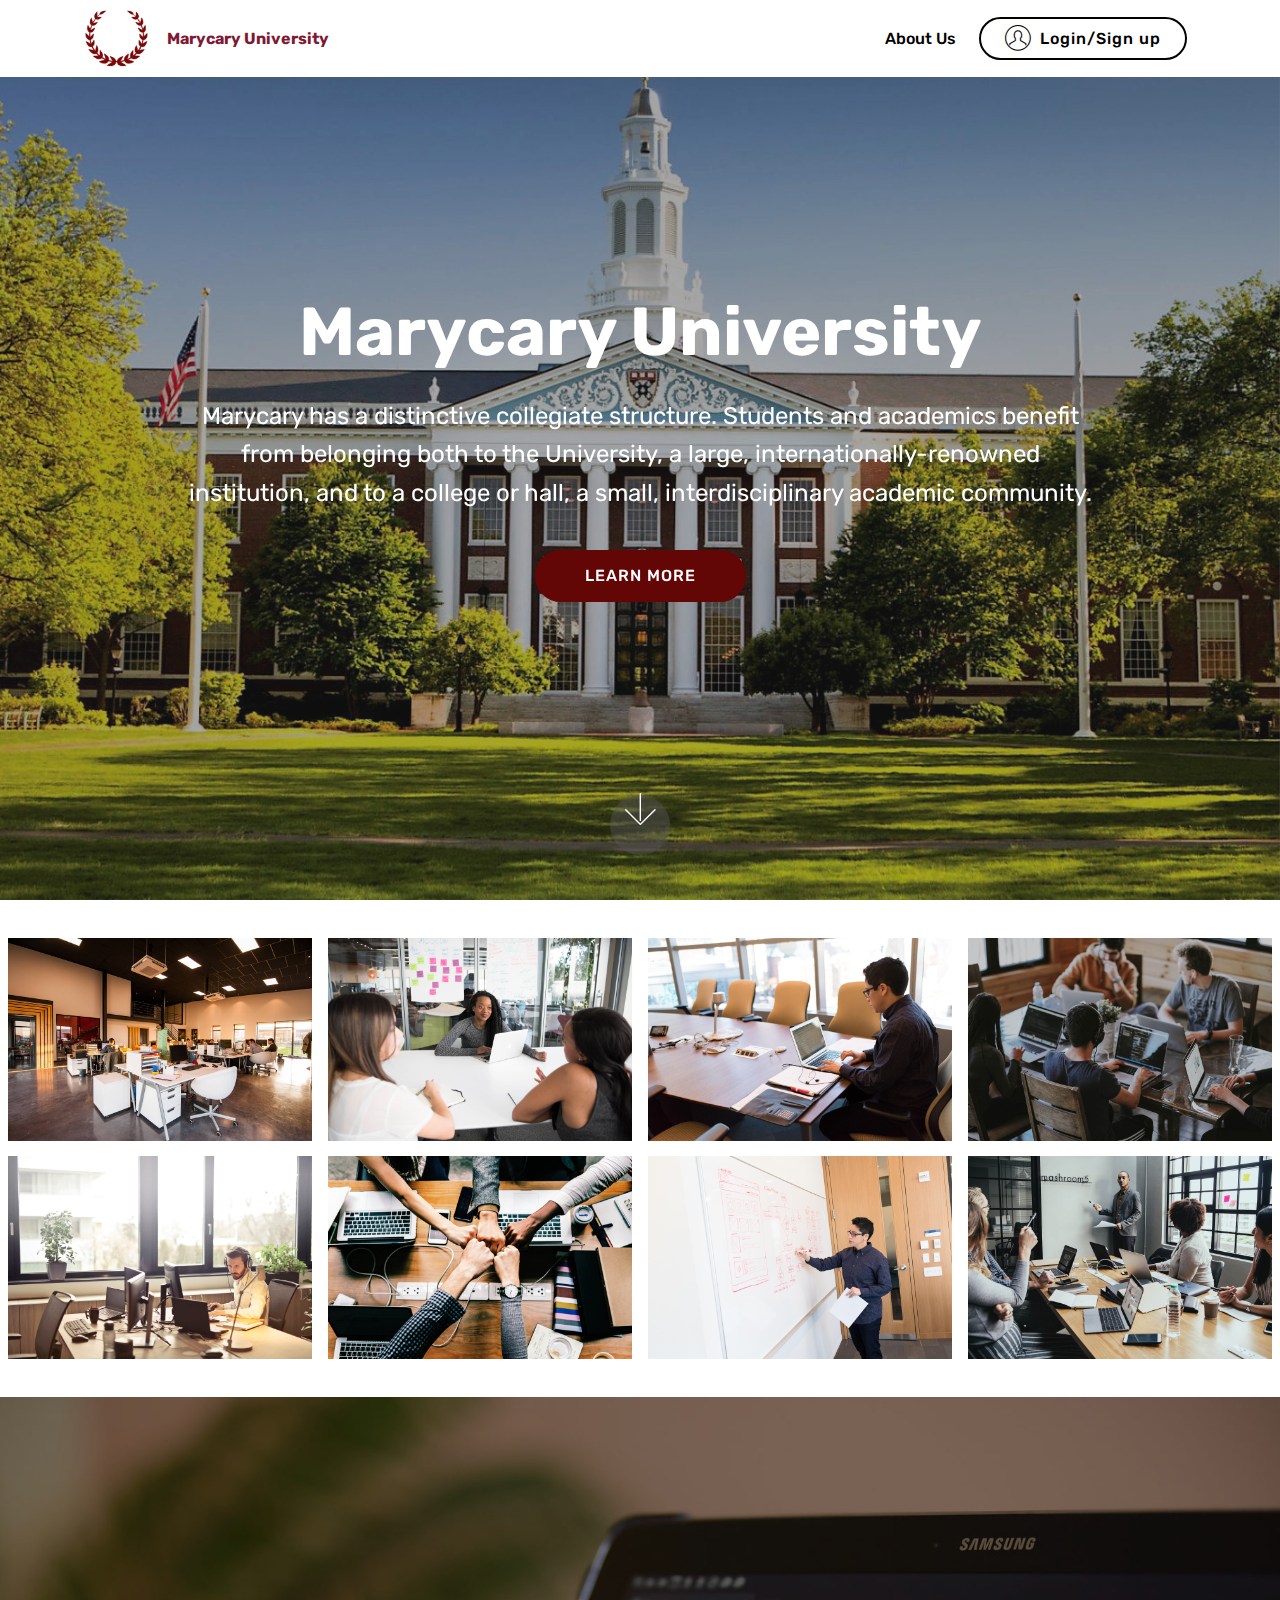
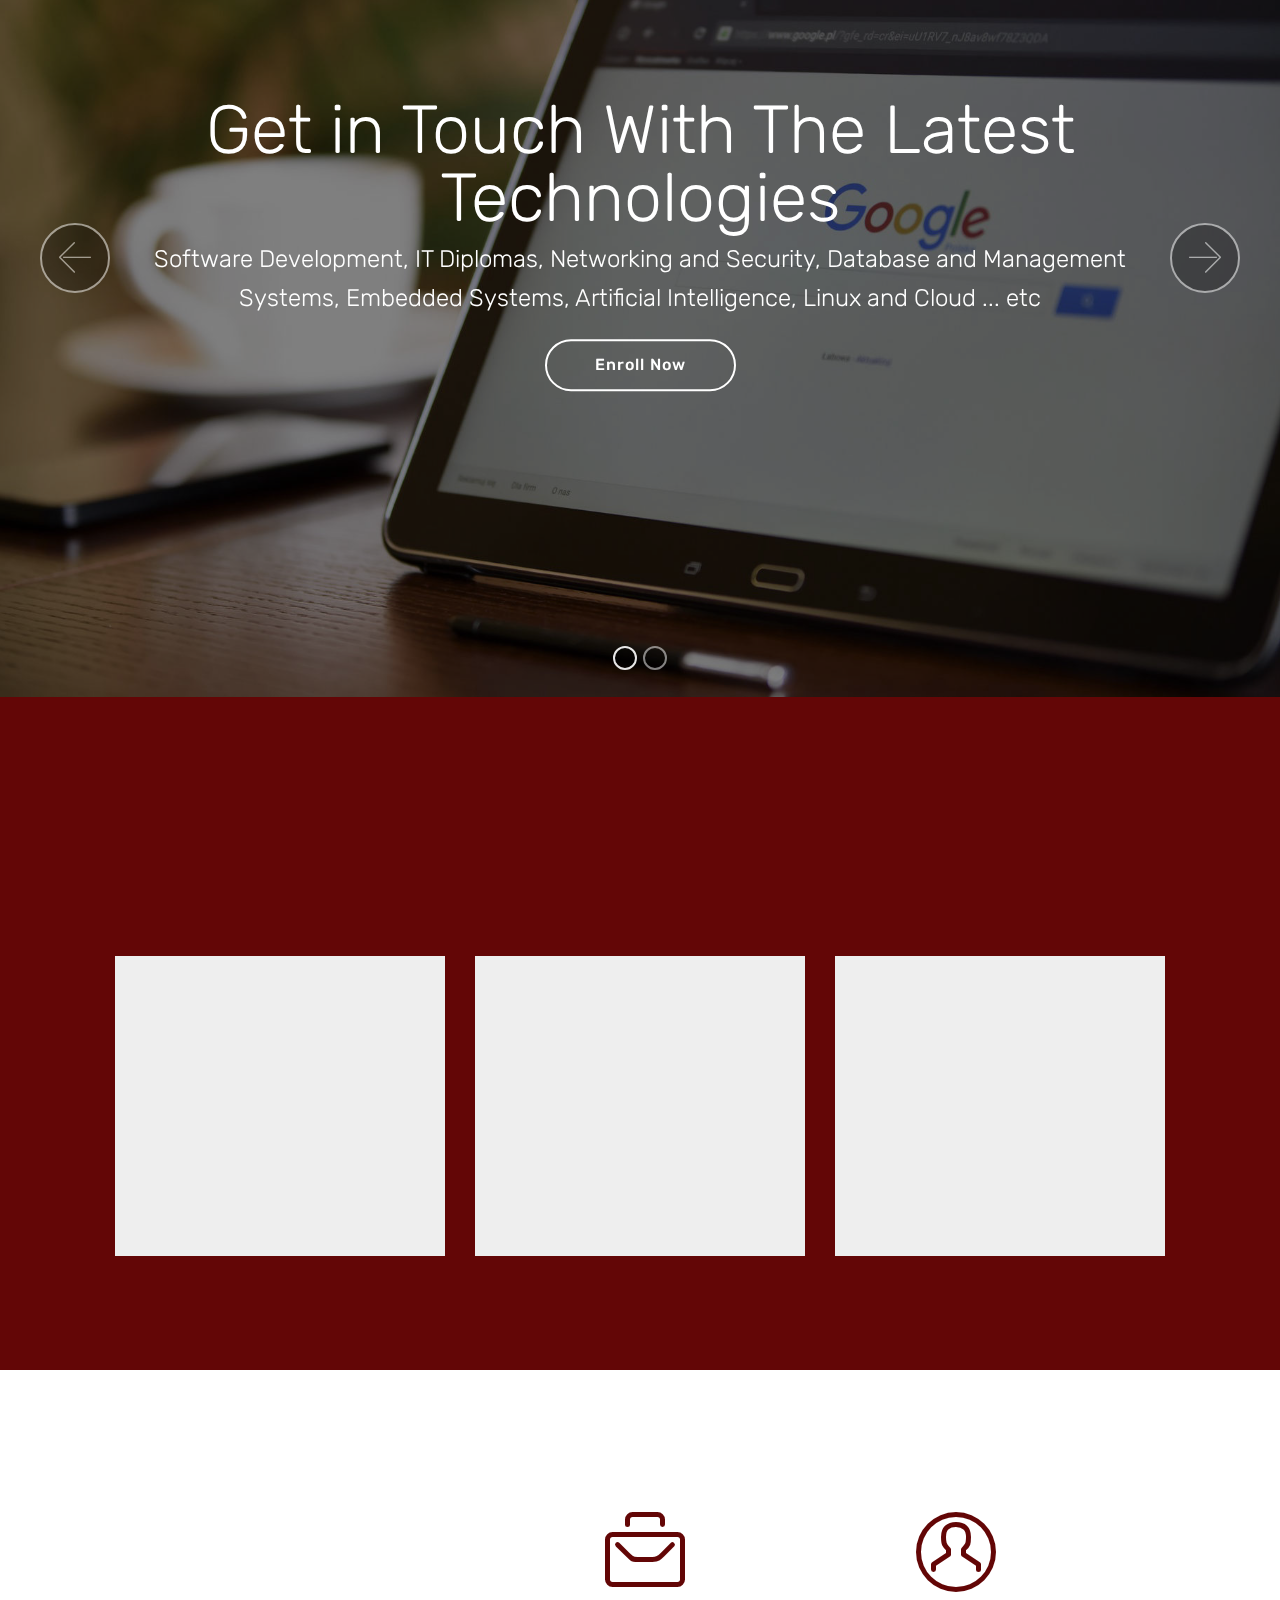
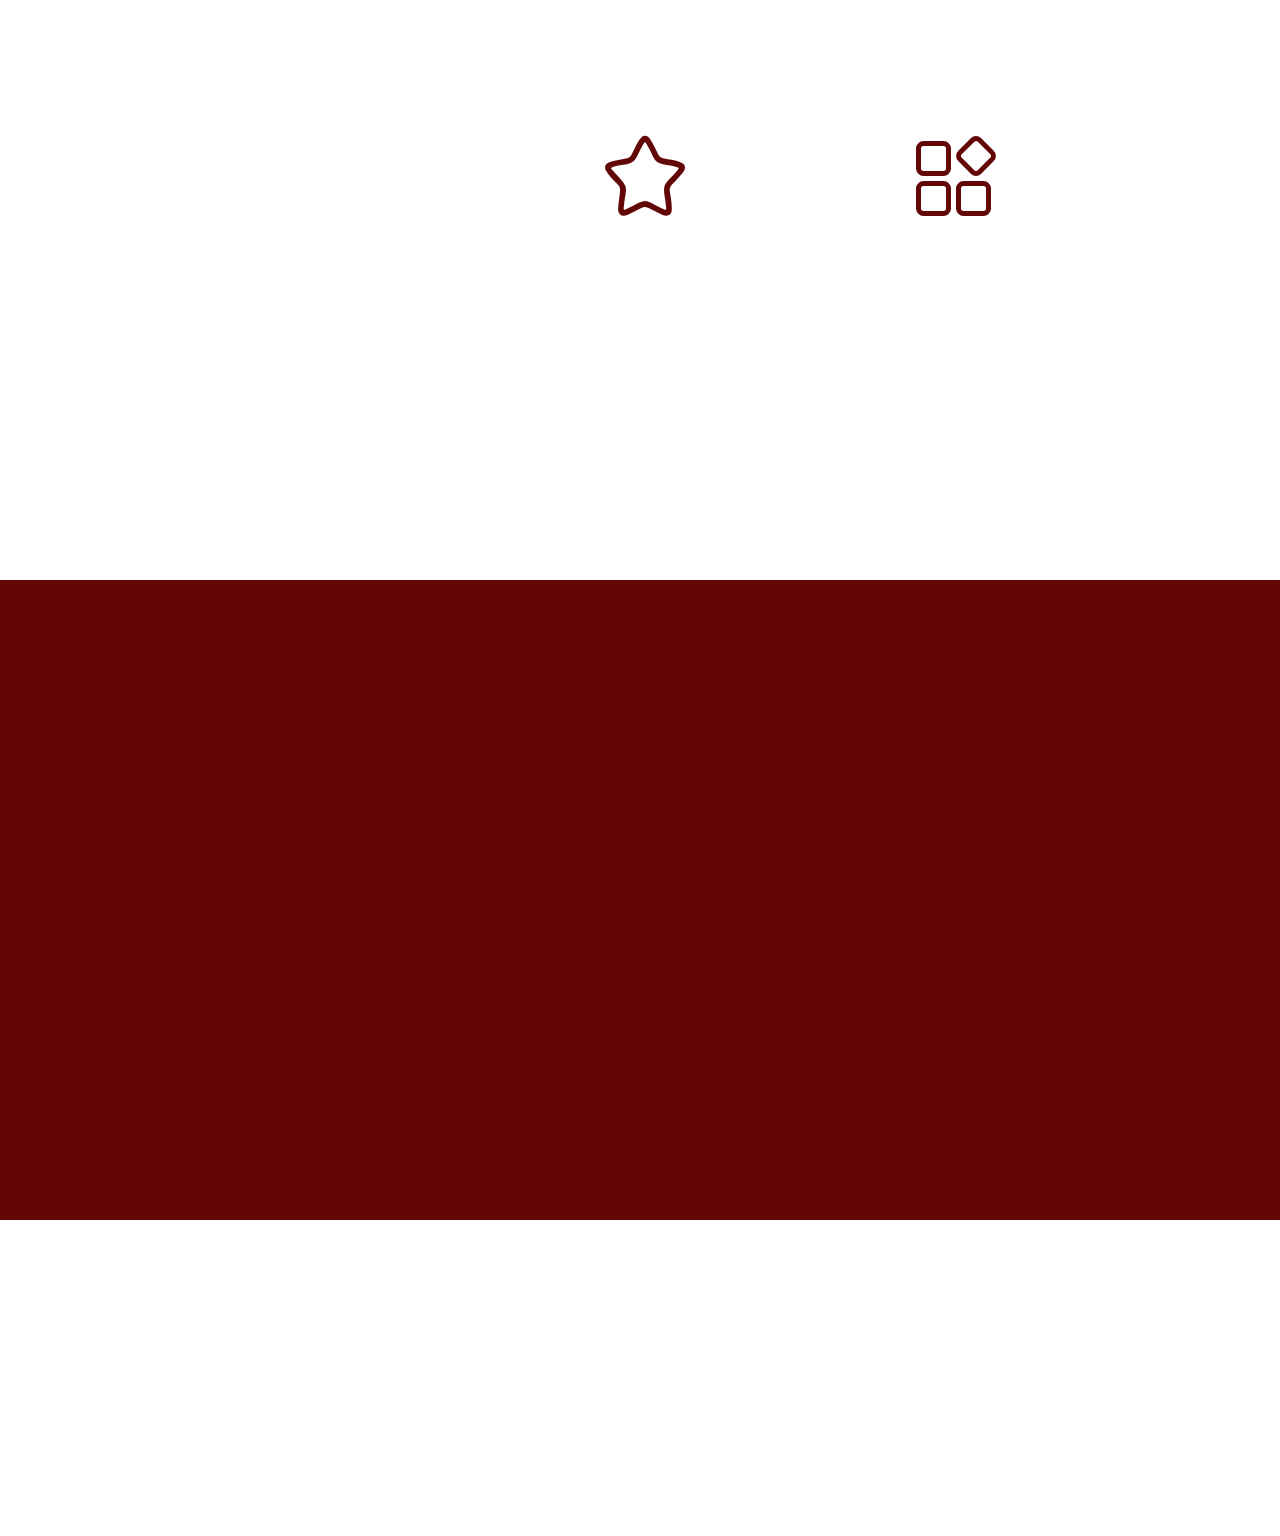
<file: index.html>
<!DOCTYPE html>
<html  >
<head>
  <!-- Site made with Mobirise Website Builder v4.9.7, https://mobirise.com -->
  <meta charset="UTF-8">
  <meta http-equiv="X-UA-Compatible" content="IE=edge">
  <meta name="generator" content="Mobirise v4.9.7, mobirise.com">
  <meta name="viewport" content="width=device-width, initial-scale=1, minimum-scale=1">
  <link rel="shortcut icon" href="assets/images/oie-transparent-122x100.png" type="image/x-icon">
  <meta name="description" content="">
  
  <title>Home</title>
  <link rel="stylesheet" href="assets/web/assets/mobirise-icons-bold/mobirise-icons-bold.css">
  <link rel="stylesheet" href="assets/web/assets/mobirise-icons/mobirise-icons.css">
  <link rel="stylesheet" href="assets/tether/tether.min.css">
  <link rel="stylesheet" href="assets/bootstrap/css/bootstrap.min.css">
  <link rel="stylesheet" href="assets/bootstrap/css/bootstrap-grid.min.css">
  <link rel="stylesheet" href="assets/bootstrap/css/bootstrap-reboot.min.css">
  <link rel="stylesheet" href="assets/dropdown/css/style.css">
  <link rel="stylesheet" href="assets/animatecss/animate.min.css">
  <link rel="stylesheet" href="assets/socicon/css/styles.css">
  <link rel="stylesheet" href="assets/theme/css/style.css">
  <link rel="stylesheet" href="assets/gallery/style.css">
  <link rel="stylesheet" href="assets/mobirise/css/mbr-additional.css" type="text/css">
  
  
  
</head>
<body>
  <section class="menu cid-ro61P6nLld" once="menu" id="menu2-3">

    

    <nav class="navbar navbar-expand beta-menu navbar-dropdown align-items-center navbar-fixed-top navbar-toggleable-sm">
        <button class="navbar-toggler navbar-toggler-right" type="button" data-toggle="collapse" data-target="#navbarSupportedContent" aria-controls="navbarSupportedContent" aria-expanded="false" aria-label="Toggle navigation">
            <div class="hamburger">
                <span></span>
                <span></span>
                <span></span>
                <span></span>
            </div>
        </button>
        <div class="menu-logo">
            <div class="navbar-brand">
                <span class="navbar-logo">
                    <a href="index.html">
                        <img src="assets/images/oie-transparent-122x100.png" alt="Mobirise" title="" style="height: 3.8rem;">
                    </a>
                </span>
                <span class="navbar-caption-wrap"><a class="navbar-caption text-secondary display-4" href="index.html">
                        Marycary University</a></span>
            </div>
        </div>
        <div class="collapse navbar-collapse" id="navbarSupportedContent">
            <ul class="navbar-nav nav-dropdown" data-app-modern-menu="true"><li class="nav-item">
                    <a class="nav-link link text-black display-4" href="page1.html">
                        About Us
                    </a>
                </li></ul>
            <div class="navbar-buttons mbr-section-btn"><a class="btn btn-sm btn-primary-outline display-4" href="LogIn.html"><span class="mbri-user mbr-iconfont mbr-iconfont-btn"></span>
                    
                    Login/Sign up</a></div>
        </div>
    </nav>
</section>

<section class="engine"><a href="https://mobirise.info/o">free portfolio site templates</a></section><section class="cid-ro62LaP27c mbr-fullscreen mbr-parallax-background" id="header2-4">

    

    <div class="mbr-overlay" style="opacity: 0.4; background-color: rgb(35, 35, 35);"></div>

    <div class="container align-center">
        <div class="row justify-content-md-center">
            <div class="mbr-white col-md-10">
                <h1 class="mbr-section-title mbr-bold pb-3 mbr-fonts-style display-1">
                    Marycary University</h1>
                
                <p class="mbr-text pb-3 mbr-fonts-style display-5">Marycary has a distinctive collegiate structure. Students and academics benefit from belonging both to the University, a large, internationally-renowned institution, and to a college or hall, a small, interdisciplinary academic community.
                </p>
                <div class="mbr-section-btn"><a class="btn btn-md btn-primary display-4" href="page1.html">LEARN MORE</a></div>
            </div>
        </div>
    </div>
    <div class="mbr-arrow hidden-sm-down" aria-hidden="true">
        <a href="#next">
            <i class="mbri-down mbr-iconfont"></i>
        </a>
    </div>
</section>

<section class="mbr-gallery mbr-slider-carousel cid-ro63WGVXdL" id="gallery3-7">

    

    <div>
        <div><!-- Filter --><!-- Gallery --><div class="mbr-gallery-row"><div class="mbr-gallery-layout-default"><div><div><div class="mbr-gallery-item mbr-gallery-item--p1" data-video-url="false" data-tags="Awesome"><div href="#lb-gallery3-7" data-slide-to="0" data-toggle="modal"><img src="assets/images/background1.jpg" alt="" title=""><span class="icon-focus"></span></div></div><div class="mbr-gallery-item mbr-gallery-item--p1" data-video-url="false" data-tags="Responsive"><div href="#lb-gallery3-7" data-slide-to="1" data-toggle="modal"><img src="assets/images/background2.jpg" alt="" title=""><span class="icon-focus"></span></div></div><div class="mbr-gallery-item mbr-gallery-item--p1" data-video-url="false" data-tags="Creative"><div href="#lb-gallery3-7" data-slide-to="2" data-toggle="modal"><img src="assets/images/background3.jpg" alt="" title=""><span class="icon-focus"></span></div></div><div class="mbr-gallery-item mbr-gallery-item--p1" data-video-url="false" data-tags="Animated"><div href="#lb-gallery3-7" data-slide-to="3" data-toggle="modal"><img src="assets/images/background4.jpg" alt="" title=""><span class="icon-focus"></span></div></div><div class="mbr-gallery-item mbr-gallery-item--p1" data-video-url="false" data-tags="Awesome"><div href="#lb-gallery3-7" data-slide-to="4" data-toggle="modal"><img src="assets/images/background5.jpg" alt="" title=""><span class="icon-focus"></span></div></div><div class="mbr-gallery-item mbr-gallery-item--p1" data-video-url="false" data-tags="Awesome"><div href="#lb-gallery3-7" data-slide-to="5" data-toggle="modal"><img src="assets/images/background6.jpg" alt="" title=""><span class="icon-focus"></span></div></div><div class="mbr-gallery-item mbr-gallery-item--p1" data-video-url="false" data-tags="Responsive"><div href="#lb-gallery3-7" data-slide-to="6" data-toggle="modal"><img src="assets/images/background7.jpg" alt="" title=""><span class="icon-focus"></span></div></div><div class="mbr-gallery-item mbr-gallery-item--p1" data-video-url="false" data-tags="Animated"><div href="#lb-gallery3-7" data-slide-to="7" data-toggle="modal"><img src="assets/images/background8.jpg" alt="" title=""><span class="icon-focus"></span></div></div></div></div><div class="clearfix"></div></div></div><!-- Lightbox --><div data-app-prevent-settings="" class="mbr-slider modal fade carousel slide" tabindex="-1" data-keyboard="true" data-interval="false" id="lb-gallery3-7"><div class="modal-dialog"><div class="modal-content"><div class="modal-body"><div class="carousel-inner"><div class="carousel-item active"><img src="assets/images/background1.jpg" alt="" title=""></div><div class="carousel-item"><img src="assets/images/background2.jpg" alt="" title=""></div><div class="carousel-item"><img src="assets/images/background3.jpg" alt="" title=""></div><div class="carousel-item"><img src="assets/images/background4.jpg" alt="" title=""></div><div class="carousel-item"><img src="assets/images/background5.jpg" alt="" title=""></div><div class="carousel-item"><img src="assets/images/background6.jpg" alt="" title=""></div><div class="carousel-item"><img src="assets/images/background7.jpg" alt="" title=""></div><div class="carousel-item"><img src="assets/images/background8.jpg" alt="" title=""></div></div><a class="carousel-control carousel-control-prev" role="button" data-slide="prev" href="#lb-gallery3-7"><span class="mbri-left mbr-iconfont" aria-hidden="true"></span><span class="sr-only">Previous</span></a><a class="carousel-control carousel-control-next" role="button" data-slide="next" href="#lb-gallery3-7"><span class="mbri-right mbr-iconfont" aria-hidden="true"></span><span class="sr-only">Next</span></a><a class="close" href="#" role="button" data-dismiss="modal"><span class="sr-only">Close</span></a></div></div></div></div></div>
    </div>

</section>

<section class="carousel slide cid-ro64Gytc5j" data-interval="false" id="slider1-c">

    

    <div class="full-screen"><div class="mbr-slider slide carousel" data-pause="true" data-keyboard="false" data-ride="false" data-interval="false"><ol class="carousel-indicators"><li data-app-prevent-settings="" data-target="#slider1-c" class=" active" data-slide-to="0"></li><li data-app-prevent-settings="" data-target="#slider1-c" data-slide-to="1"></li></ol><div class="carousel-inner" role="listbox"><div class="carousel-item slider-fullscreen-image active" data-bg-video-slide="false" style="background-image: url(assets/images/mbr-1920x1281.jpg);"><div class="container container-slide"><div class="image_wrapper"><div class="mbr-overlay"></div><img src="assets/images/mbr-1920x1281.jpg"><div class="carousel-caption justify-content-center"><div class="col-10 align-center"><h2 class="mbr-fonts-style display-1">Get in Touch With The Latest Technologies</h2><p class="lead mbr-text mbr-fonts-style display-5">Software Development, IT Diplomas, Networking and Security, Database and Management Systems, Embedded Systems, Artificial Intelligence, Linux and Cloud ... etc</p><div class="mbr-section-btn" buttons="0"> <a class="btn  btn-white-outline display-4" href="SignUp.html">Enroll Now</a></div></div></div></div></div></div><div class="carousel-item slider-fullscreen-image" data-bg-video-slide="false" style="background-image: url(assets/images/background2.jpg);"><div class="container container-slide"><div class="image_wrapper"><div class="mbr-overlay" style="opacity: 0.4;"></div><img src="assets/images/background2.jpg"><div class="carousel-caption justify-content-center"><div class="col-10 align-right"><h2 class="mbr-fonts-style display-1">INSTRUCTORS</h2><p class="lead mbr-text mbr-fonts-style display-5">A group of certified instructors in all tracks.</p><div class="mbr-section-btn" buttons="0"><a class="btn btn-primary display-4" href="page1.html">LEARN MORE</a> </div></div></div></div></div></div></div><a data-app-prevent-settings="" class="carousel-control carousel-control-prev" role="button" data-slide="prev" href="#slider1-c"><span aria-hidden="true" class="mbri-left mbr-iconfont"></span><span class="sr-only">Previous</span></a><a data-app-prevent-settings="" class="carousel-control carousel-control-next" role="button" data-slide="next" href="#slider1-c"><span aria-hidden="true" class="mbri-right mbr-iconfont"></span><span class="sr-only">Next</span></a></div></div>

</section>

<section class="features15 cid-ro64udQ5NR" id="features15-b">

    

    
    <div class="container">
        <h2 class="mbr-section-title pb-3 align-center mbr-fonts-style display-2">Fields and Environment</h2>
        <h3 class="mbr-section-subtitle display-5 align-center mbr-fonts-style">All what you want to know about the university fields and Environment.</h3>

        <div class="media-container-row container pt-5 mt-2">

            <div class="col-12 col-md-6 mb-4 col-lg-4">
                <div class="card flip-card p-5 align-center">
                    <div class="card-front card_cont">
                        <img src="assets/images/background1.jpg" alt="Mobirise">
                    </div>
                    <div class="card_back card_cont">
                        <h4 class="card-title display-5 py-2 mbr-fonts-style">
                            Over 400 Amazing Blocks
                        </h4>
                        <p class="mbr-text mbr-fonts-style display-7">
                            A very intersting environment to learn and study, also to work on your projects.</p>
                    </div>
                </div>
            </div>

            <div class="col-12 col-md-6 mb-4 col-lg-4">
                
                <div class="card flip-card p-5 align-center">
                    <div class="card-front card_cont">
                        <img src="assets/images/mbr-900x600.jpg" alt="Mobirise" title="">
                    </div>
                    <div class="card_back card_cont">
                        <h4 class="card-title py-2 mbr-fonts-style display-5">
                            Easy and Simple to Use
                        </h4>
                        <p class="mbr-text mbr-fonts-style display-7">
                            A Step by Step program to achieve the maximum learn experience, with an opportunities to get involve in local and global competions.</p>
                    </div>
                </div>
            </div>
            
            <div class="col-12 col-md-6 mb-4 col-lg-4">
                <div class="card flip-card p-5 align-center">
                    <div class="card-front card_cont">
                        <img src="assets/images/mbr-1-900x600.jpg" alt="Mobirise" title="">
                    </div>
                    <div class="card_back card_cont">
                        <h4 class="card-title py-2 mbr-fonts-style display-5">
                            Unlimited Sites
                        </h4>
                        <p class="mbr-text mbr-fonts-style display-7">
                            10 Tracks and fields to get in touch with and also participate in real life projects.</p>
                    </div>
                </div> 
            </div>

            
        </div>
</div></section>

<section class="counters2 counters cid-rouYjkNSqT" id="counters2-k">

    

    

    <div class="container pt-4 mt-2">
        <div class="media-container-row">
            <div class="media-block" style="width: 44%;">
                <h2 class="mbr-section-title pb-3 align-left mbr-fonts-style display-2">
                    Why Choose Us</h2>
                <h3 class="mbr-section-subtitle pb-5 align-left mbr-fonts-style display-5">Marycary University is a leading higher educational establishment offering students from all over the world a chance to obtain new knowledge. Below are some interesting facts about us.</h3>
                <div class="mbr-figure">
                    <img src="assets/images/background6.jpg">
                </div>
            </div>
            <div class="cards-block">
                <div class="cards-container">
                    <div class="card px-3 align-left col-12 col-md-6">
                        <div class="panel-item p-3">
                            <div class="card-img pb-3">
                                <span class="mbr-iconfont pr-2 mbrib-briefcase" style="color: rgb(99, 6, 6); fill: rgb(99, 6, 6);"></span>
                                <h3 class="count py-3 mbr-fonts-style display-2">
                                    40</h3>
                            </div>
                            <div class="card-text">
                                <h4 class="mbr-content-title mbr-bold mbr-fonts-style display-7">
                                    Certified Teachers</h4>
                                <p class="mbr-content-text mbr-fonts-style display-7">
                                    More than 40 certified Instructors.</p>
                            </div>
                        </div>
                    </div>
                    <div class="card px-3 align-left col-12 col-md-6">
                        <div class="panel-item p-3">
                            <div class="card-img pb-3">
                                <span class="mbr-iconfont pr-2 mbrib-user" style="color: rgb(99, 6, 6); fill: rgb(99, 6, 6);"></span>
                                <h3 class="count py-3 mbr-fonts-style display-2">
                                    6510</h3>
                            </div>
                            <div class="card-text">
                                <h4 class="mbr-content-title mbr-bold mbr-fonts-style display-7">
                                    Students</h4>
                                <p class="mbr-content-text mbr-fonts-style display-7">More than 6000 students graduated.</p>
                            </div>
                        </div>
                    </div>
                    <div class="card px-3 align-left col-12 col-md-6">
                        <div class="panel-item p-3">
                            <div class="card-img pb-3">
                                <span class="mbr-iconfont pr-2 mbrib-star" style="color: rgb(99, 6, 6); fill: rgb(99, 6, 6);"></span>
                                <h3 class="count py-3 mbr-fonts-style display-2">
                                    15</h3>
                            </div>
                            <div class="card-text">
                                <h4 class="mbr-content-title mbr-bold mbr-fonts-style display-7">
                                    Awards</h4>
                                <p class="mbr-content-text mbr-fonts-style display-7">
                                        Global and local awards.</p>
                            </div>
                        </div>
                    </div>
                    <div class="card px-3 align-left col-12 col-md-6">
                        <div class="panel-item p-3">
                            <div class="card-img pb-3">
                                <span class="mbr-iconfont pr-2 mbrib-extension" style="color: rgb(99, 6, 6); fill: rgb(99, 6, 6);"></span>
                                <h3 class="count py-3 mbr-fonts-style display-2">
                                    10</h3>
                            </div>
                            <div class="card-texts">
                                <h4 class="mbr-content-title mbr-bold mbr-fonts-style display-7">
                                    Featured Programs</h4>
                                <p class="mbr-content-text mbr-fonts-style display-7">
                                        Impressive and advanced programs.</p>
                            </div>
                        </div>
                    </div>
                </div>
            </div>
        </div>
    </div>
</section>

<section class="mbr-section contacts1 cid-ro64fFfZ5k" id="contacts1-8">
    <!---->
    
    <!---->
    <!--Overlay-->
    
    <!--Container-->
    <div class="container">
        <div class="row">
            <!--Titles-->
            <div class="title col-12">
                <h2 class="align-left mbr-fonts-style display-1">
                    Our Contacts
                </h2>
                
            </div>
            <!--Left-->
            <div class="col-12 col-md-6">
                <div class="left-block wrapper">
                    <div class="b b-adress">
                        <h5 class="align-left mbr-fonts-style m-0 display-5">
                            Address:
                        </h5>
                        <p class="mbr-text align-left mbr-fonts-style display-7">
                            350 5th Ave, New York, NY 10118, USA
                        </p>
                    </div>
                    <div class="b b-phone">
                        <h5 class="align-left mbr-fonts-style m-0 display-5">
                            Phone:
                        </h5>
                        <p class="mbr-text align-left mbr-fonts-style display-7">
                            +1 (0) 789 1623 001
                        </p>
                    </div>
                    <div class="b b-mail">
                        <h5 class="align-left mbr-fonts-style m-0 display-5">
                            Email:
                        </h5>
                        <p class="mbr-text align-left mbr-fonts-style display-7">
                            Info@MaryCary.com</p>
                    </div>
                </div>
            </div>
            <!--Right-->
            <div class="col-12 col-md-6">
                <div class="google-map"><iframe frameborder="0" style="border:0" src="https://www.google.com/maps/embed/v1/place?key=AIzaSyAEIpgj38KyLFELm2bK9Y7krBkz1K-cMq8&amp;q=place_id:ChIJn6wOs6lZwokRLKy1iqRcoKw" allowfullscreen=""></iframe></div>
            </div>
        </div>
    </div>
</section>

<section class="cid-ro64kSIgoG" id="footer1-9">

    

    

    <div class="container">
        <div class="media-container-row content text-white">
            <div class="col-12 col-md-3">
                <div class="media-wrap">
                    <a href="https://mobirise.co/">
                        <img src="assets/images/oie-transparent-122x100.png" alt="Mobirise" title="">
                    </a>
                </div>
            </div>
            <div class="col-12 col-md-3 mbr-fonts-style display-7">
                <h5 class="pb-3">
                    Address
                </h5>
                <p class="mbr-text">350 5th Ave, New York, &nbsp; &nbsp; &nbsp; &nbsp; &nbsp; &nbsp; &nbsp; NY 10118, USA</p>
            </div>
            <div class="col-12 col-md-3 mbr-fonts-style display-7">
                <h5 class="pb-3">
                    Contacts
                </h5>
                <p class="mbr-text">
                    Email: Info@MaryCary.com
                    <br>Phone: +1 (0) 789 1623 001<br></p>
            </div>
            <div class="col-12 col-md-3 mbr-fonts-style display-7">
                <h5 class="pb-3">
                    Links
                </h5>
                <p class="mbr-text"><a href="LogIn.html" class="text-info">Login</a><br><a href="SignUp.html" class="text-info">Register</a><br><a href="page1.html" class="text-info">About Us</a></p>
            </div>
        </div>
        <div class="footer-lower">
            <div class="media-container-row">
                <div class="col-sm-12">
                    <hr>
                </div>
            </div>
            <div class="media-container-row mbr-white">
                <div class="col-sm-6 copyright">
                    <p class="mbr-text mbr-fonts-style display-7">
                        © Copyright 2019 Marycary - All Rights Reserved
                    </p>
                </div>
                <div class="col-md-6">
                    
                </div>
            </div>
        </div>
    </div>
</section>


  <script src="assets/web/assets/jquery/jquery.min.js"></script>
  <script src="assets/popper/popper.min.js"></script>
  <script src="assets/tether/tether.min.js"></script>
  <script src="assets/bootstrap/js/bootstrap.min.js"></script>
  <script src="assets/dropdown/js/script.min.js"></script>
  <script src="assets/touchswipe/jquery.touch-swipe.min.js"></script>
  <script src="assets/viewportchecker/jquery.viewportchecker.js"></script>
  <script src="assets/masonry/masonry.pkgd.min.js"></script>
  <script src="assets/imagesloaded/imagesloaded.pkgd.min.js"></script>
  <script src="assets/bootstrapcarouselswipe/bootstrap-carousel-swipe.js"></script>
  <script src="assets/smoothscroll/smooth-scroll.js"></script>
  <script src="assets/vimeoplayer/jquery.mb.vimeo_player.js"></script>
  <script src="assets/mbr-flip-card/mbr-flip-card.js"></script>
  <script src="assets/ytplayer/jquery.mb.ytplayer.min.js"></script>
  <script src="assets/parallax/jarallax.min.js"></script>
  <script src="assets/theme/js/script.js"></script>
  <script src="assets/slidervideo/script.js"></script>
  <script src="assets/gallery/player.min.js"></script>
  <script src="assets/gallery/script.js"></script>
  
  
  <input name="animation" type="hidden">
  </body>
</html>
</file>
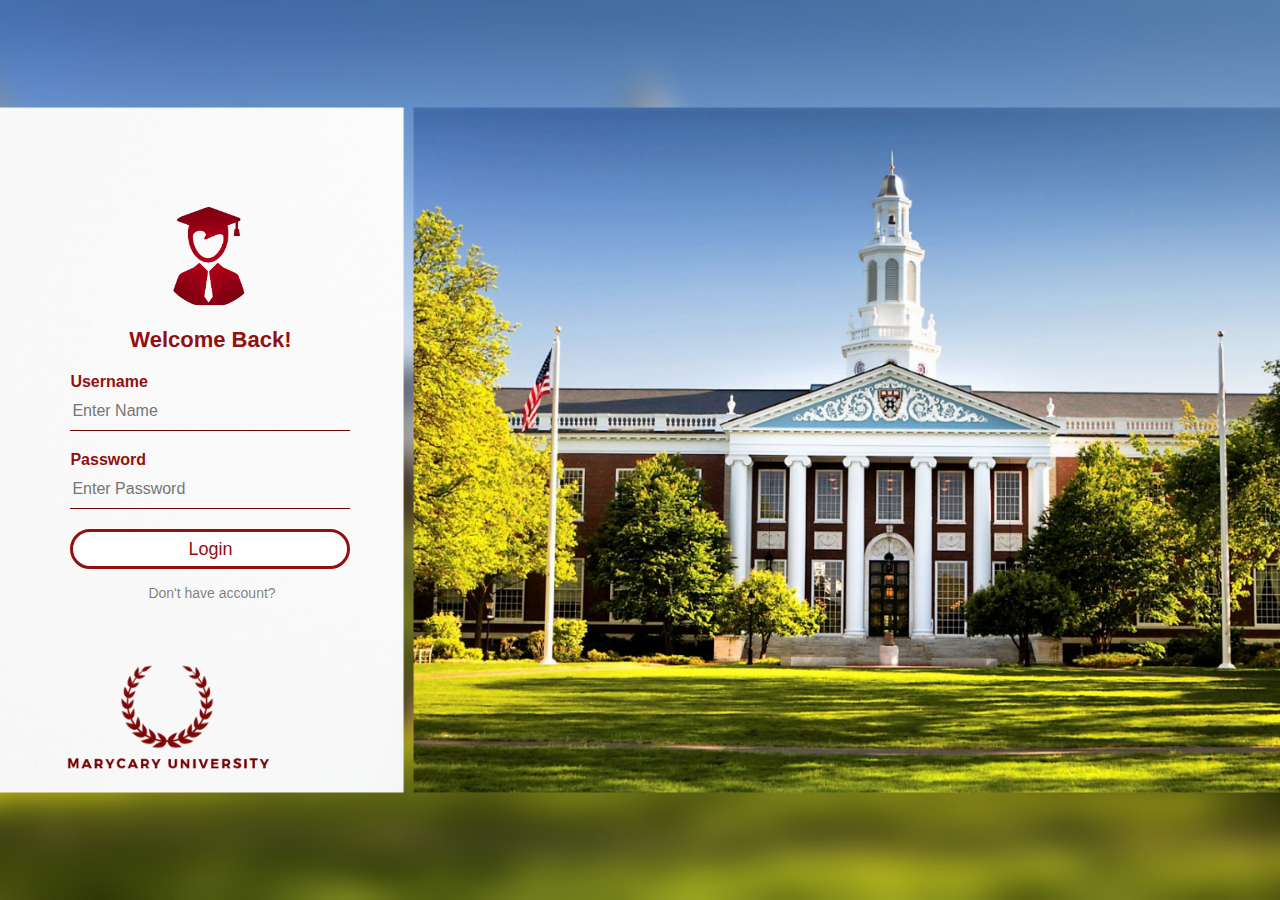
<file: LogIn.html>
<html>
<head>
    <title> Login </title>
    <link rel="stylesheet" type="text/css" href="style1.css">   
</head>
    <body>
    <div class="SignUp-box">
    <img src="avatar.png" class="avatar">
        <h1>Welcome Back!</h1>
            <form action="registration.php" method="post">
            <p>Username</p>
            <input type="text" name="username" placeholder="Enter Name" required="">

            <p>Password</p>
            <input type="password" name="password" placeholder="Enter Password" required="">

            <input type="submit" name="Login" value="Login">
            </form>
        <a href="SignUp.html">Don't have account?</a>
        </div>
    
    </body>
</html>
</file>
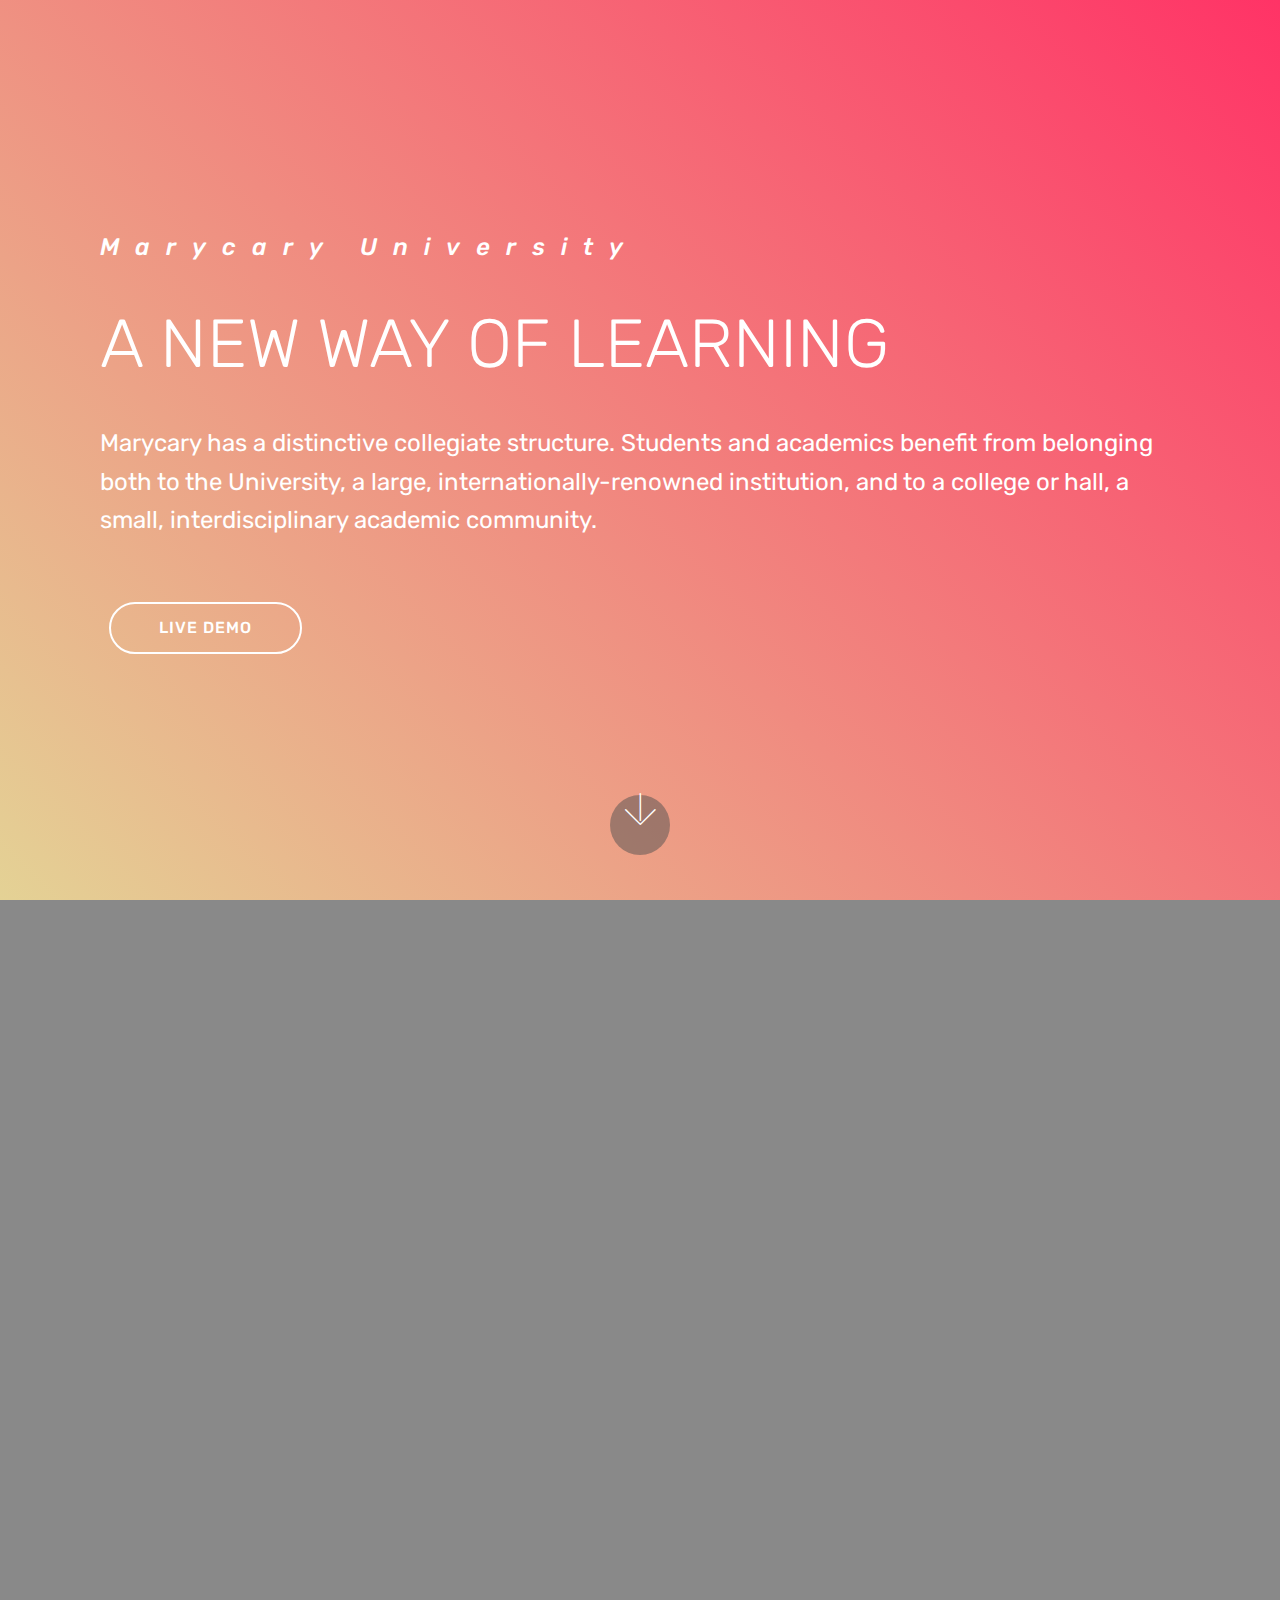
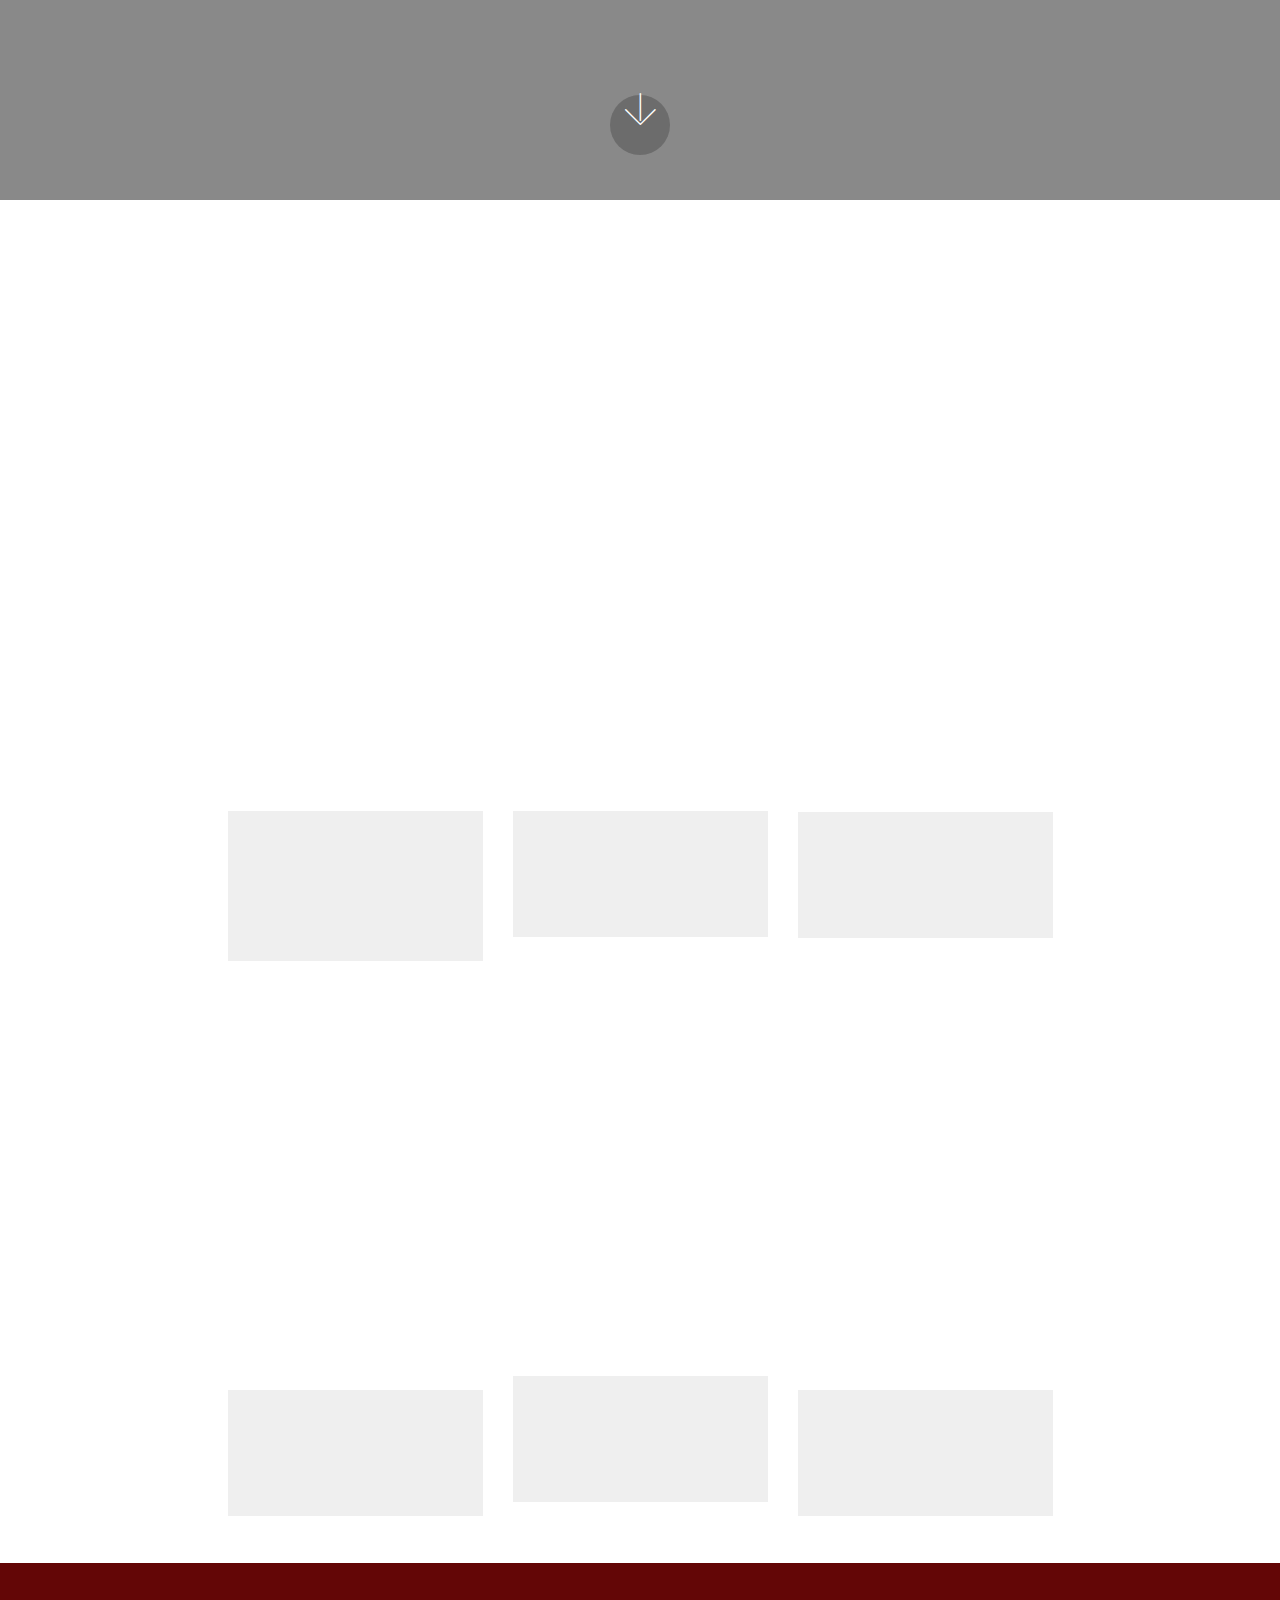
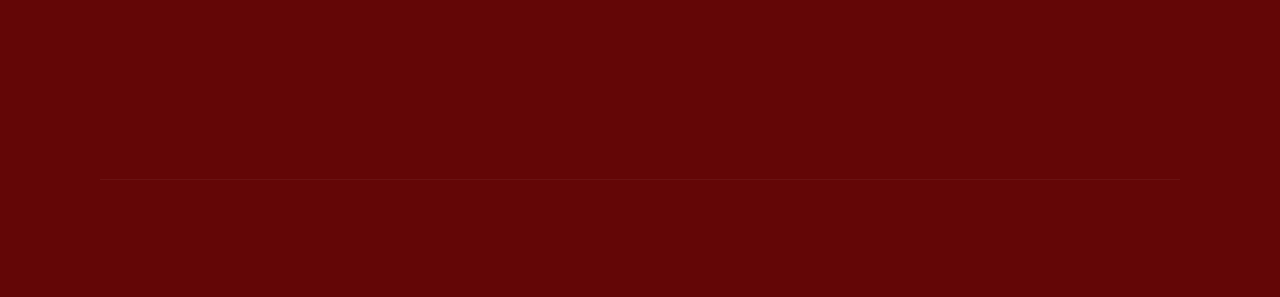
<file: page1.html>
<!DOCTYPE html>
<html  >
<head>
  <!-- Site made with Mobirise Website Builder v4.9.7, https://mobirise.com -->
  <meta charset="UTF-8">
  <meta http-equiv="X-UA-Compatible" content="IE=edge">
  <meta name="generator" content="Mobirise v4.9.7, mobirise.com">
  <meta name="viewport" content="width=device-width, initial-scale=1, minimum-scale=1">
  <link rel="shortcut icon" href="assets/images/oie-transparent-122x100.png" type="image/x-icon">
  <meta name="description" content="Web Site Generator Description">
  
  <title>About Us</title>
  <link rel="stylesheet" href="assets/web/assets/mobirise-icons/mobirise-icons.css">
  <link rel="stylesheet" href="assets/tether/tether.min.css">
  <link rel="stylesheet" href="assets/bootstrap/css/bootstrap.min.css">
  <link rel="stylesheet" href="assets/bootstrap/css/bootstrap-grid.min.css">
  <link rel="stylesheet" href="assets/bootstrap/css/bootstrap-reboot.min.css">
  <link rel="stylesheet" href="assets/socicon/css/styles.css">
  <link rel="stylesheet" href="assets/animatecss/animate.min.css">
  <link rel="stylesheet" href="assets/theme/css/style.css">
  <link rel="stylesheet" href="assets/mobirise/css/mbr-additional.css" type="text/css">
  
  
  
</head>
<body>
  <section class="header11 cid-robBizqjaQ mbr-fullscreen" id="header11-e">

    <!-- Block parameters controls (Blue "Gear" panel) -->
    
    <!-- End block parameters -->

    
    <div class="container align-left">
        <div class="media-container-column mbr-white col-md-12">
            <h3 class="mbr-section-subtitle py-3 mbr-fonts-style display-5">
                Marycary University</h3>
            <h1 class="mbr-section-title py-3 mbr-fonts-style display-1">A NEW WAY OF LEARNING</h1>
            <p class="mbr-text py-3 mbr-fonts-style display-5">
                Marycary has a distinctive collegiate structure. Students and academics benefit from belonging both to the University, a large, internationally-renowned institution, and to a college or hall, a small, interdisciplinary academic community.
            </p>
            <div class="mbr-section-btn py-4"><a class="btn btn-md btn-white-outline display-4" href="page1.html#header6-i">LIVE DEMO</a></div>
        </div>
    </div>

    <div class="mbr-arrow hidden-sm-down" aria-hidden="true">
        <a href="#next">
            <i class="mbri-down mbr-iconfont"></i>
        </a>
    </div>
</section>

<section class="engine"><a href="https://mobirise.info/u">bootstrap website templates</a></section><section class="header6 cid-rouXCA4KJn mbr-fullscreen" data-bg-video="https://www.youtube.com/watch?v=jT3eyUMYsDc" id="header6-i">

    

    <div class="mbr-overlay" style="opacity: 0.5; background-color: rgb(35, 35, 35);">
    </div>

    <div class="container">
        <div class="row justify-content-md-center">
            <div class="mbr-white col-md-10">
                <h1 class="mbr-section-title align-center mbr-bold pb-3 mbr-fonts-style display-1">
                    Get Ready For The Journey</h1>
                
                
            </div>
        </div>
    </div>

    <div class="mbr-arrow hidden-sm-down" aria-hidden="true">
        <a href="#next">
            <i class="mbri-down mbr-iconfont"></i>
        </a>
    </div>
</section>

<section class="team1 cid-rov28Rnq80" id="team1-m">
    
    
    
    <div class="container align-center">
        <h2 class="pb-3 mbr-fonts-style mbr-section-title display-2">Hall Of Fame</h2>
        <h3 class="pb-5 mbr-section-subtitle mbr-fonts-style mbr-light display-5">Some of our talented students across the world.</h3>
        <div class="row media-row">
            
        <div class="team-item col-lg-3 col-md-6">
                <div class="item-image">
                    <img src="assets/images/face3.jpg" alt="" title="">
                </div>
                <div class="item-caption py-3">
                    <div class="item-name px-2">
                        <p class="mbr-fonts-style display-5">
                           Steven Bruce</p>
                    </div>
                    <div class="item-role px-2">
                        <p>Senior Software Developer at Amazon</p>
                    </div>
                    <div class="item-social pt-2">
                        <a href="https://twitter.com/mobirise" target="_blank">
                            <span class="p-1 socicon-twitter socicon mbr-iconfont mbr-iconfont-social"></span>
                        </a>
                        <a href="https://www.facebook.com/pages/Mobirise/1616226671953247" target="_blank">
                            <span class="p-1 socicon-facebook socicon mbr-iconfont mbr-iconfont-social"></span>
                        </a>
                        <a href="https://plus.google.com/u/0/+Mobirise" target="_blank">
                            <span class="p-1 socicon-googleplus socicon mbr-iconfont mbr-iconfont-social"></span>
                        </a>
                        <a href="https://www.linkedin.com/in/mobirise" target="_blank">
                            <span class="p-1 socicon-linkedin socicon mbr-iconfont mbr-iconfont-social"></span>
                        </a>
                        <a href="https://www.instagram.com/mobirise/" target="_blank">
                            
                        </a>
                        <a href="https://www.youtube.com/channel/UCt_tncVAetpK5JeM8L-8jyw" target="_blank">    
                            
                        </a>
                    </div>
                </div>
            </div><div class="team-item col-lg-3 col-md-6">
                <div class="item-image">
                    <img src="assets/images/face2.jpg" alt="" title="">
                </div>
                <div class="item-caption py-3">
                    <div class="item-name px-2">
                        <p class="mbr-fonts-style display-5">
                           Anissa Fisher</p>
                    </div>
                    <div class="item-role px-2">
                        <p>Marketing Leader at Bloomberg</p>
                    </div>
                    <div class="item-social pt-2">
                        <a href="https://twitter.com/mobirise" target="_blank">
                            <span class="p-1 socicon-twitter socicon mbr-iconfont mbr-iconfont-social"></span>
                        </a>
                        <a href="https://www.facebook.com/pages/Mobirise/1616226671953247" target="_blank">
                            <span class="p-1 socicon-facebook socicon mbr-iconfont mbr-iconfont-social"></span>
                        </a>
                        <a href="https://plus.google.com/u/0/+Mobirise" target="_blank">
                            <span class="p-1 socicon-googleplus socicon mbr-iconfont mbr-iconfont-social"></span>
                        </a>
                        <a href="https://www.linkedin.com/in/mobirise" target="_blank">
                            <span class="p-1 socicon-linkedin socicon mbr-iconfont mbr-iconfont-social"></span>
                        </a>
                        <a href="https://www.instagram.com/mobirise/" target="_blank">
                            
                        </a>
                        <a href="https://www.youtube.com/channel/UCt_tncVAetpK5JeM8L-8jyw" target="_blank">    
                            
                        </a>
                    </div>
                </div>
            </div><div class="team-item col-lg-3 col-md-6">
                <div class="item-image">
                    <img src="assets/images/mbr-510x767.jpg" alt="" title="">
                </div>
                <div class="item-caption py-3">
                    <div class="item-name px-2">
                        <p class="mbr-fonts-style display-5">
                           Anna Jones</p>
                    </div>
                    <div class="item-role px-2">
                        <p>World Wide Architect</p>
                    </div>
                    <div class="item-social pt-2">
                        <a href="https://twitter.com/mobirise" target="_blank">
                            <span class="p-1 socicon-twitter socicon mbr-iconfont mbr-iconfont-social"></span>
                        </a>
                        <a href="https://www.facebook.com/pages/Mobirise/1616226671953247" target="_blank">
                            <span class="p-1 socicon-facebook socicon mbr-iconfont mbr-iconfont-social"></span>
                        </a>
                        <a href="https://plus.google.com/u/0/+Mobirise" target="_blank">
                            <span class="p-1 socicon-googleplus socicon mbr-iconfont mbr-iconfont-social"></span>
                        </a>
                        <a href="https://www.linkedin.com/in/mobirise" target="_blank">
                            <span class="p-1 socicon-linkedin socicon mbr-iconfont mbr-iconfont-social"></span>
                        </a>
                        <a href="https://www.instagram.com/mobirise/" target="_blank">
                            
                        </a>
                        <a href="https://www.youtube.com/channel/UCt_tncVAetpK5JeM8L-8jyw" target="_blank">    
                            
                        </a>
                    </div>
                </div>
            </div></div>    
    </div>
</section>

<section class="team1 cid-roylZKxClI" id="team1-o">
    
    
    
    <div class="container align-center">
        
        
        <div class="row media-row">
            
        <div class="team-item col-lg-3 col-md-6">
                <div class="item-image">
                    <img src="assets/images/mbr-510x765.jpg" alt="" title="">
                </div>
                <div class="item-caption py-3">
                    <div class="item-name px-2">
                        <p class="mbr-fonts-style display-5">
                           Mary Luke</p>
                    </div>
                    <div class="item-role px-2">
                        <p>World Wide Model</p>
                    </div>
                    <div class="item-social pt-2">
                        <a href="https://twitter.com/mobirise" target="_blank">
                            <span class="p-1 socicon-twitter socicon mbr-iconfont mbr-iconfont-social"></span>
                        </a>
                        <a href="https://www.facebook.com/pages/Mobirise/1616226671953247" target="_blank">
                            <span class="p-1 socicon-facebook socicon mbr-iconfont mbr-iconfont-social"></span>
                        </a>
                        <a href="https://plus.google.com/u/0/+Mobirise" target="_blank">
                            <span class="p-1 socicon-googleplus socicon mbr-iconfont mbr-iconfont-social"></span>
                        </a>
                        <a href="https://www.linkedin.com/in/mobirise" target="_blank">
                            <span class="p-1 socicon-linkedin socicon mbr-iconfont mbr-iconfont-social"></span>
                        </a>
                        <a href="https://www.instagram.com/mobirise/" target="_blank">
                            
                        </a>
                        <a href="https://www.youtube.com/channel/UCt_tncVAetpK5JeM8L-8jyw" target="_blank">    
                            
                        </a>
                    </div>
                </div>
            </div><div class="team-item col-lg-3 col-md-6">
                <div class="item-image">
                    <img src="assets/images/mbr-510x737.jpg" alt="" title="">
                </div>
                <div class="item-caption py-3">
                    <div class="item-name px-2">
                        <p class="mbr-fonts-style display-5">
                           Liela Koman</p>
                    </div>
                    <div class="item-role px-2">
                        <p>World Wide Photographer</p>
                    </div>
                    <div class="item-social pt-2">
                        <a href="https://twitter.com/mobirise" target="_blank">
                            <span class="p-1 socicon-twitter socicon mbr-iconfont mbr-iconfont-social"></span>
                        </a>
                        <a href="https://www.facebook.com/pages/Mobirise/1616226671953247" target="_blank">
                            <span class="p-1 socicon-facebook socicon mbr-iconfont mbr-iconfont-social"></span>
                        </a>
                        <a href="https://plus.google.com/u/0/+Mobirise" target="_blank">
                            <span class="p-1 socicon-googleplus socicon mbr-iconfont mbr-iconfont-social"></span>
                        </a>
                        <a href="https://www.linkedin.com/in/mobirise" target="_blank">
                            <span class="p-1 socicon-linkedin socicon mbr-iconfont mbr-iconfont-social"></span>
                        </a>
                        <a href="https://www.instagram.com/mobirise/" target="_blank">
                            
                        </a>
                        <a href="https://www.youtube.com/channel/UCt_tncVAetpK5JeM8L-8jyw" target="_blank">    
                            
                        </a>
                    </div>
                </div>
            </div><div class="team-item col-lg-3 col-md-6">
                <div class="item-image">
                    <img src="assets/images/mbr-1-510x765.jpg" alt="" title="">
                </div>
                <div class="item-caption py-3">
                    <div class="item-name px-2">
                        <p class="mbr-fonts-style display-5">
                           Jan Gomes</p>
                    </div>
                    <div class="item-role px-2">
                        <p>Actor</p>
                    </div>
                    <div class="item-social pt-2">
                        <a href="https://twitter.com/mobirise" target="_blank">
                            <span class="p-1 socicon-twitter socicon mbr-iconfont mbr-iconfont-social"></span>
                        </a>
                        <a href="https://www.facebook.com/pages/Mobirise/1616226671953247" target="_blank">
                            <span class="p-1 socicon-facebook socicon mbr-iconfont mbr-iconfont-social"></span>
                        </a>
                        <a href="https://plus.google.com/u/0/+Mobirise" target="_blank">
                            <span class="p-1 socicon-googleplus socicon mbr-iconfont mbr-iconfont-social"></span>
                        </a>
                        <a href="https://www.linkedin.com/in/mobirise" target="_blank">
                            <span class="p-1 socicon-linkedin socicon mbr-iconfont mbr-iconfont-social"></span>
                        </a>
                        <a href="https://www.instagram.com/mobirise/" target="_blank">
                            
                        </a>
                        <a href="https://www.youtube.com/channel/UCt_tncVAetpK5JeM8L-8jyw" target="_blank">    
                            
                        </a>
                    </div>
                </div>
            </div></div>    
    </div>
</section>

<section class="cid-roynPVwRji" id="footer1-p">

    

    

    <div class="container">
        <div class="media-container-row content text-white">
            <div class="col-12 col-md-3">
                <div class="media-wrap">
                    <a href="https://mobirise.co/">
                        <img src="assets/images/oie-transparent-122x100.png" alt="Mobirise" title="">
                    </a>
                </div>
            </div>
            <div class="col-12 col-md-3 mbr-fonts-style display-7">
                <h5 class="pb-3">
                    Address
                </h5>
                <p class="mbr-text">350 5th Ave, New York, &nbsp; &nbsp; &nbsp; &nbsp; &nbsp; &nbsp; &nbsp; NY 10118, USA</p>
            </div>
            <div class="col-12 col-md-3 mbr-fonts-style display-7">
                <h5 class="pb-3">
                    Contacts
                </h5>
                <p class="mbr-text">Email: Info@MaryCary.com 
<br>Phone: +1 (0) 789 1623 001</p>
            </div>
            <div class="col-12 col-md-3 mbr-fonts-style display-7">
                <h5 class="pb-3">
                    Links
                </h5>
                <p class="mbr-text"></p><p><a href="logIn.html"></a><a href="LogIn.html" class="text-info">Login&nbsp;</a><br><a href="SignUp.html" class="text-info">Sign Up&nbsp;</a><br><a href="index.html" class="text-info">Home</a></p><p></p>
            </div>
        </div>
        <div class="footer-lower">
            <div class="media-container-row">
                <div class="col-sm-12">
                    <hr>
                </div>
            </div>
            <div class="media-container-row mbr-white">
                <div class="col-sm-6 copyright">
                    <p class="mbr-text mbr-fonts-style display-7">
                        © Copyright 2019 Mobirise - All Rights Reserved
                    </p>
                </div>
                <div class="col-md-6">
                    
                </div>
            </div>
        </div>
    </div>
</section>


  <script src="assets/web/assets/jquery/jquery.min.js"></script>
  <script src="assets/popper/popper.min.js"></script>
  <script src="assets/tether/tether.min.js"></script>
  <script src="assets/bootstrap/js/bootstrap.min.js"></script>
  <script src="assets/smoothscroll/smooth-scroll.js"></script>
  <script src="assets/viewportchecker/jquery.viewportchecker.js"></script>
  <script src="assets/ytplayer/jquery.mb.ytplayer.min.js"></script>
  <script src="assets/vimeoplayer/jquery.mb.vimeo_player.js"></script>
  <script src="assets/theme/js/script.js"></script>
  
  
  <input name="animation" type="hidden">
  </body>
</html>
</file>
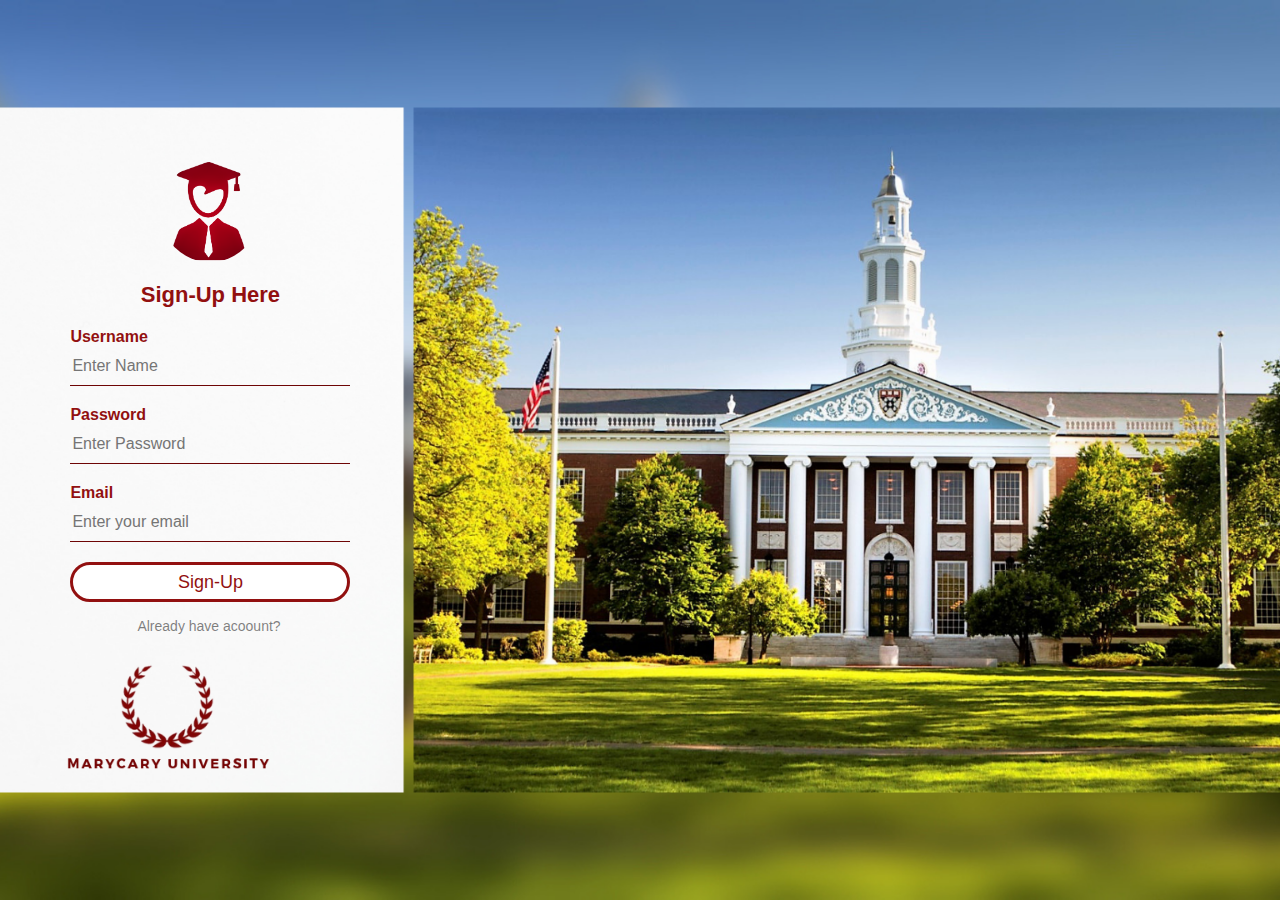
<file: SignUp.html>
<html>
<head>
    <title> Sign-Up </title>
    <link rel="stylesheet" type="text/css" href="style.css">   
</head>
    <body onload='document.form1.text1.focus()'>
    <div class="SignUp-box">
    <img src="avatar.png" class="avatar">
        <h1>Sign-Up Here</h1>
            <form action="registration.php" method="post">
            <p>Username</p>
            <input type="text" name="username" placeholder="Enter Name" required="">

            <p>Password</p>
            <input type="password" name="password" placeholder="Enter Password" required="">

            <p>Email</p>
            <input type="text" name="email" placeholder="Enter your email" >

            <input type="submit" name="Signup" value="Sign-Up" onclick="ValidateEmail(document.form1.text1)">
            </form>
            <a href="login.html">Already have acoount?</a>
        </div>
      <script src="email-validation.js"></script> 
    </body>
</html>
</file>
<file: assets/web/assets/mobirise-icons-bold/mobirise-icons-bold.css>
@font-face {
  font-family: 'mobirise-icons-bold';
  src:  url('mobirise-icons-bold.eot?m1l4yr');
  src:  url('mobirise-icons-bold.eot?m1l4yr#iefix') format('embedded-opentype'),
    url('mobirise-icons-bold.ttf?m1l4yr') format('truetype'),
    url('mobirise-icons-bold.woff?m1l4yr') format('woff'),
    url('mobirise-icons-bold.svg?m1l4yr#mobirise-icons-bold') format('svg');
  font-weight: normal;
  font-style: normal;
}

[class^="mbrib-"], [class*="mbrib-"] {
  /* use !important to prevent issues with browser extensions that change fonts */
  font-family: 'mobirise-icons-bold' !important;
  speak: none;
  font-style: normal;
  font-weight: normal;
  font-variant: normal;
  text-transform: none;
  line-height: 1;

  /* Better Font Rendering =========== */
  -webkit-font-smoothing: antialiased;
  -moz-osx-font-smoothing: grayscale;
}

.mbrib-add-submenu:before {
  content: "\e900";
}
.mbrib-alert:before {
  content: "\e901";
}
.mbrib-align-center:before {
  content: "\e902";
}
.mbrib-align-justify:before {
  content: "\e903";
}
.mbrib-align-left:before {
  content: "\e904";
}
.mbrib-align-right:before {
  content: "\e905";
}
.mbrib-android:before {
  content: "\e906";
}
.mbrib-apple:before {
  content: "\e907";
}
.mbrib-arrow-down:before {
  content: "\e908";
}
.mbrib-arrow-next:before {
  content: "\e909";
}
.mbrib-arrow-prev:before {
  content: "\e90a";
}
.mbrib-arrow-up:before {
  content: "\e90b";
}
.mbrib-bold:before {
  content: "\e90c";
}
.mbrib-bookmark:before {
  content: "\e90d";
}
.mbrib-bootstrap:before {
  content: "\e90e";
}
.mbrib-briefcase:before {
  content: "\e90f";
}
.mbrib-browse:before {
  content: "\e910";
}
.mbrib-bulleted-list:before {
  content: "\e911";
}
.mbrib-calendar:before {
  content: "\e912";
}
.mbrib-camera:before {
  content: "\e913";
}
.mbrib-cart-add:before {
  content: "\e914";
}
.mbrib-cart-full:before {
  content: "\e915";
}
.mbrib-cash:before {
  content: "\e916";
}
.mbrib-change-style:before {
  content: "\e917";
}
.mbrib-chat:before {
  content: "\e918";
}
.mbrib-clock:before {
  content: "\e919";
}
.mbrib-close:before {
  content: "\e91a";
}
.mbrib-cloud:before {
  content: "\e91b";
}
.mbrib-code:before {
  content: "\e91c";
}
.mbrib-contact-form:before {
  content: "\e91d";
}
.mbrib-credit-card:before {
  content: "\e91e";
}
.mbrib-cursor-click:before {
  content: "\e91f";
}
.mbrib-cust-feedback:before {
  content: "\e920";
}
.mbrib-database:before {
  content: "\e921";
}
.mbrib-delivery:before {
  content: "\e922";
}
.mbrib-desktop:before {
  content: "\e923";
}
.mbrib-devices:before {
  content: "\e924";
}
.mbrib-down:before {
  content: "\e925";
}
.mbrib-download:before {
  content: "\e926";
}
.mbrib-drag-n-drop:before {
  content: "\e927";
}
.mbrib-drag-n-drop2:before {
  content: "\e928";
}
.mbrib-edit:before {
  content: "\e929";
}
.mbrib-edit2:before {
  content: "\e92a";
}
.mbrib-error:before {
  content: "\e92b";
}
.mbrib-extension:before {
  content: "\e92c";
}
.mbrib-features:before {
  content: "\e92d";
}
.mbrib-file:before {
  content: "\e92e";
}
.mbrib-flag:before {
  content: "\e92f";
}
.mbrib-folder:before {
  content: "\e930";
}
.mbrib-gift:before {
  content: "\e931";
}
.mbrib-github:before {
  content: "\e932";
}
.mbrib-globe-2:before {
  content: "\e933";
}
.mbrib-globe:before {
  content: "\e934";
}
.mbrib-growing-chart:before {
  content: "\e935";
}
.mbrib-hearth:before {
  content: "\e936";
}
.mbrib-help:before {
  content: "\e937";
}
.mbrib-home:before {
  content: "\e938";
}
.mbrib-hot-cup:before {
  content: "\e939";
}
.mbrib-idea:before {
  content: "\e93a";
}
.mbrib-image-gallery:before {
  content: "\e93b";
}
.mbrib-image-slider:before {
  content: "\e93c";
}
.mbrib-info:before {
  content: "\e93d";
}
.mbrib-italic:before {
  content: "\e93e";
}
.mbrib-key:before {
  content: "\e93f";
}
.mbrib-laptop:before {
  content: "\e940";
}
.mbrib-layers:before {
  content: "\e941";
}
.mbrib-left-right:before {
  content: "\e942";
}
.mbrib-left:before {
  content: "\e943";
}
.mbrib-letter:before {
  content: "\e944";
}
.mbrib-like:before {
  content: "\e945";
}
.mbrib-link:before {
  content: "\e946";
}
.mbrib-lock:before {
  content: "\e947";
}
.mbrib-login:before {
  content: "\e948";
}
.mbrib-logout:before {
  content: "\e949";
}
.mbrib-magic-stick:before {
  content: "\e94a";
}
.mbrib-map-pin:before {
  content: "\e94b";
}
.mbrib-menu:before {
  content: "\e94c";
}
.mbrib-mobile:before {
  content: "\e94d";
}
.mbrib-mobile2:before {
  content: "\e94e";
}
.mbrib-mobirise:before {
  content: "\e94f";
}
.mbrib-more-horizontal:before {
  content: "\e950";
}
.mbrib-more-vertical:before {
  content: "\e951";
}
.mbrib-music:before {
  content: "\e952";
}
.mbrib-new-file:before {
  content: "\e953";
}
.mbrib-numbered-list:before {
  content: "\e954";
}
.mbrib-opened-folder:before {
  content: "\e955";
}
.mbrib-pages:before {
  content: "\e956";
}
.mbrib-paper-plane:before {
  content: "\e957";
}
.mbrib-paperclip:before {
  content: "\e958";
}
.mbrib-photo:before {
  content: "\e959";
}
.mbrib-photos:before {
  content: "\e95a";
}
.mbrib-pin:before {
  content: "\e95b";
}
.mbrib-play:before {
  content: "\e95c";
}
.mbrib-plus:before {
  content: "\e95d";
}
.mbrib-preview:before {
  content: "\e95e";
}
.mbrib-print:before {
  content: "\e95f";
}
.mbrib-protect:before {
  content: "\e960";
}
.mbrib-question:before {
  content: "\e961";
}
.mbrib-quote-left:before {
  content: "\e962";
}
.mbrib-quote-right:before {
  content: "\e963";
}
.mbrib-redo:before {
  content: "\e964";
}
.mbrib-refresh:before {
  content: "\e965";
}
.mbrib-responsive:before {
  content: "\e966";
}
.mbrib-right:before {
  content: "\e967";
}
.mbrib-rocket:before {
  content: "\e968";
}
.mbrib-sad-face:before {
  content: "\e969";
}
.mbrib-sale:before {
  content: "\e96a";
}
.mbrib-save:before {
  content: "\e96b";
}
.mbrib-search:before {
  content: "\e96c";
}
.mbrib-setting:before {
  content: "\e96d";
}
.mbrib-setting2:before {
  content: "\e96e";
}
.mbrib-setting3:before {
  content: "\e96f";
}
.mbrib-share:before {
  content: "\e970";
}
.mbrib-shopping-bag:before {
  content: "\e971";
}
.mbrib-shopping-basket:before {
  content: "\e972";
}
.mbrib-shopping-cart:before {
  content: "\e973";
}
.mbrib-sites:before {
  content: "\e974";
}
.mbrib-smile-face:before {
  content: "\e975";
}
.mbrib-speed:before {
  content: "\e976";
}
.mbrib-star:before {
  content: "\e977";
}
.mbrib-success:before {
  content: "\e978";
}
.mbrib-sun:before {
  content: "\e979";
}
.mbrib-sun2:before {
  content: "\e97a";
}
.mbrib-tablet-vertical:before {
  content: "\e97b";
}
.mbrib-tablet:before {
  content: "\e97c";
}
.mbrib-target:before {
  content: "\e97d";
}
.mbrib-timer:before {
  content: "\e97e";
}
.mbrib-to-ftp:before {
  content: "\e97f";
}
.mbrib-to-local-drive:before {
  content: "\e980";
}
.mbrib-touch-swipe:before {
  content: "\e981";
}
.mbrib-touch:before {
  content: "\e982";
}
.mbrib-trash:before {
  content: "\e983";
}
.mbrib-underline:before {
  content: "\e984";
}
.mbrib-undo:before {
  content: "\e985";
}
.mbrib-unlink:before {
  content: "\e986";
}
.mbrib-unlock:before {
  content: "\e987";
}
.mbrib-up-down:before {
  content: "\e988";
}
.mbrib-up:before {
  content: "\e989";
}
.mbrib-update:before {
  content: "\e98a";
}
.mbrib-upload:before {
  content: "\e98b";
}
.mbrib-user:before {
  content: "\e98c";
}
.mbrib-user2:before {
  content: "\e98d";
}
.mbrib-users:before {
  content: "\e98e";
}
.mbrib-video-play:before {
  content: "\e98f";
}
.mbrib-video:before {
  content: "\e990";
}
.mbrib-watch:before {
  content: "\e991";
}
.mbrib-website-theme:before {
  content: "\e992";
}
.mbrib-wifi:before {
  content: "\e993";
}
.mbrib-windows:before {
  content: "\e994";
}
.mbrib-zoom-out:before {
  content: "\e995";
}
</file>
<file: assets/web/assets/mobirise-icons/mobirise-icons.css>
@font-face {
  font-family: 'MobiriseIcons';
  src:  url('mobirise-icons.eot?spat4u');
  src:  url('mobirise-icons.eot?spat4u#iefix') format('embedded-opentype'),
    url('mobirise-icons.ttf?spat4u') format('truetype'),
    url('mobirise-icons.woff?spat4u') format('woff'),
    url('mobirise-icons.svg?spat4u#MobiriseIcons') format('svg');
  font-weight: normal;
  font-style: normal;
}

[class^="mbri-"], [class*=" mbri-"] {
  /* use !important to prevent issues with browser extensions that change fonts */
  font-family: MobiriseIcons !important;
  speak: none;
  font-style: normal;
  font-weight: normal;
  font-variant: normal;
  text-transform: none;
  line-height: 1;

  /* Better Font Rendering =========== */
  -webkit-font-smoothing: antialiased;
  -moz-osx-font-smoothing: grayscale;
}

.mbri-add-submenu:before {
  content: "\e900";
}
.mbri-alert:before {
  content: "\e901";
}
.mbri-align-center:before {
  content: "\e902";
}
.mbri-align-justify:before {
  content: "\e903";
}
.mbri-align-left:before {
  content: "\e904";
}
.mbri-align-right:before {
  content: "\e905";
}
.mbri-android:before {
  content: "\e906";
}
.mbri-apple:before {
  content: "\e907";
}
.mbri-arrow-down:before {
  content: "\e908";
}
.mbri-arrow-next:before {
  content: "\e909";
}
.mbri-arrow-prev:before {
  content: "\e90a";
}
.mbri-arrow-up:before {
  content: "\e90b";
}
.mbri-bold:before {
  content: "\e90c";
}
.mbri-bookmark:before {
  content: "\e90d";
}
.mbri-bootstrap:before {
  content: "\e90e";
}
.mbri-briefcase:before {
  content: "\e90f";
}
.mbri-browse:before {
  content: "\e910";
}
.mbri-bulleted-list:before {
  content: "\e911";
}
.mbri-calendar:before {
  content: "\e912";
}
.mbri-camera:before {
  content: "\e913";
}
.mbri-cart-add:before {
  content: "\e914";
}
.mbri-cart-full:before {
  content: "\e915";
}
.mbri-cash:before {
  content: "\e916";
}
.mbri-change-style:before {
  content: "\e917";
}
.mbri-chat:before {
  content: "\e918";
}
.mbri-clock:before {
  content: "\e919";
}
.mbri-close:before {
  content: "\e91a";
}
.mbri-cloud:before {
  content: "\e91b";
}
.mbri-code:before {
  content: "\e91c";
}
.mbri-contact-form:before {
  content: "\e91d";
}
.mbri-credit-card:before {
  content: "\e91e";
}
.mbri-cursor-click:before {
  content: "\e91f";
}
.mbri-cust-feedback:before {
  content: "\e920";
}
.mbri-database:before {
  content: "\e921";
}
.mbri-delivery:before {
  content: "\e922";
}
.mbri-desktop:before {
  content: "\e923";
}
.mbri-devices:before {
  content: "\e924";
}
.mbri-down:before {
  content: "\e925";
}
.mbri-download:before {
  content: "\e989";
}
.mbri-drag-n-drop:before {
  content: "\e927";
}
.mbri-drag-n-drop2:before {
  content: "\e928";
}
.mbri-edit:before {
  content: "\e929";
}
.mbri-edit2:before {
  content: "\e92a";
}
.mbri-error:before {
  content: "\e92b";
}
.mbri-extension:before {
  content: "\e92c";
}
.mbri-features:before {
  content: "\e92d";
}
.mbri-file:before {
  content: "\e92e";
}
.mbri-flag:before {
  content: "\e92f";
}
.mbri-folder:before {
  content: "\e930";
}
.mbri-gift:before {
  content: "\e931";
}
.mbri-github:before {
  content: "\e932";
}
.mbri-globe:before {
  content: "\e933";
}
.mbri-globe-2:before {
  content: "\e934";
}
.mbri-growing-chart:before {
  content: "\e935";
}
.mbri-hearth:before {
  content: "\e936";
}
.mbri-help:before {
  content: "\e937";
}
.mbri-home:before {
  content: "\e938";
}
.mbri-hot-cup:before {
  content: "\e939";
}
.mbri-idea:before {
  content: "\e93a";
}
.mbri-image-gallery:before {
  content: "\e93b";
}
.mbri-image-slider:before {
  content: "\e93c";
}
.mbri-info:before {
  content: "\e93d";
}
.mbri-italic:before {
  content: "\e93e";
}
.mbri-key:before {
  content: "\e93f";
}
.mbri-laptop:before {
  content: "\e940";
}
.mbri-layers:before {
  content: "\e941";
}
.mbri-left-right:before {
  content: "\e942";
}
.mbri-left:before {
  content: "\e943";
}
.mbri-letter:before {
  content: "\e944";
}
.mbri-like:before {
  content: "\e945";
}
.mbri-link:before {
  content: "\e946";
}
.mbri-lock:before {
  content: "\e947";
}
.mbri-login:before {
  content: "\e948";
}
.mbri-logout:before {
  content: "\e949";
}
.mbri-magic-stick:before {
  content: "\e94a";
}
.mbri-map-pin:before {
  content: "\e94b";
}
.mbri-menu:before {
  content: "\e94c";
}
.mbri-mobile:before {
  content: "\e94d";
}
.mbri-mobile2:before {
  content: "\e94e";
}
.mbri-mobirise:before {
  content: "\e94f";
}
.mbri-more-horizontal:before {
  content: "\e950";
}
.mbri-more-vertical:before {
  content: "\e951";
}
.mbri-music:before {
  content: "\e952";
}
.mbri-new-file:before {
  content: "\e953";
}
.mbri-numbered-list:before {
  content: "\e954";
}
.mbri-opened-folder:before {
  content: "\e955";
}
.mbri-pages:before {
  content: "\e956";
}
.mbri-paper-plane:before {
  content: "\e957";
}
.mbri-paperclip:before {
  content: "\e958";
}
.mbri-photo:before {
  content: "\e959";
}
.mbri-photos:before {
  content: "\e95a";
}
.mbri-pin:before {
  content: "\e95b";
}
.mbri-play:before {
  content: "\e95c";
}
.mbri-plus:before {
  content: "\e95d";
}
.mbri-preview:before {
  content: "\e95e";
}
.mbri-print:before {
  content: "\e95f";
}
.mbri-protect:before {
  content: "\e960";
}
.mbri-question:before {
  content: "\e961";
}
.mbri-quote-left:before {
  content: "\e962";
}
.mbri-quote-right:before {
  content: "\e963";
}
.mbri-refresh:before {
  content: "\e964";
}
.mbri-responsive:before {
  content: "\e965";
}
.mbri-right:before {
  content: "\e966";
}
.mbri-rocket:before {
  content: "\e967";
}
.mbri-sad-face:before {
  content: "\e968";
}
.mbri-sale:before {
  content: "\e969";
}
.mbri-save:before {
  content: "\e96a";
}
.mbri-search:before {
  content: "\e96b";
}
.mbri-setting:before {
  content: "\e96c";
}
.mbri-setting2:before {
  content: "\e96d";
}
.mbri-setting3:before {
  content: "\e96e";
}
.mbri-share:before {
  content: "\e96f";
}
.mbri-shopping-bag:before {
  content: "\e970";
}
.mbri-shopping-basket:before {
  content: "\e971";
}
.mbri-shopping-cart:before {
  content: "\e972";
}
.mbri-sites:before {
  content: "\e973";
}
.mbri-smile-face:before {
  content: "\e974";
}
.mbri-speed:before {
  content: "\e975";
}
.mbri-star:before {
  content: "\e976";
}
.mbri-success:before {
  content: "\e977";
}
.mbri-sun:before {
  content: "\e978";
}
.mbri-sun2:before {
  content: "\e979";
}
.mbri-tablet:before {
  content: "\e97a";
}
.mbri-tablet-vertical:before {
  content: "\e97b";
}
.mbri-target:before {
  content: "\e97c";
}
.mbri-timer:before {
  content: "\e97d";
}
.mbri-to-ftp:before {
  content: "\e97e";
}
.mbri-to-local-drive:before {
  content: "\e97f";
}
.mbri-touch-swipe:before {
  content: "\e980";
}
.mbri-touch:before {
  content: "\e981";
}
.mbri-trash:before {
  content: "\e982";
}
.mbri-underline:before {
  content: "\e983";
}
.mbri-unlink:before {
  content: "\e984";
}
.mbri-unlock:before {
  content: "\e985";
}
.mbri-up-down:before {
  content: "\e986";
}
.mbri-up:before {
  content: "\e987";
}
.mbri-update:before {
  content: "\e988";
}
.mbri-upload:before {
 content: "\e926"; 
}
.mbri-user:before {
  content: "\e98a";
}
.mbri-user2:before {
  content: "\e98b";
}
.mbri-users:before {
  content: "\e98c";
}
.mbri-video:before {
  content: "\e98d";
}
.mbri-video-play:before {
  content: "\e98e";
}
.mbri-watch:before {
  content: "\e98f";
}
.mbri-website-theme:before {
  content: "\e990";
}
.mbri-wifi:before {
  content: "\e991";
}
.mbri-windows:before {
  content: "\e992";
}
.mbri-zoom-out:before {
  content: "\e993";
}
.mbri-redo:before {
  content: "\e994";
}
.mbri-undo:before {
  content: "\e995";
}
</file>
<file: assets/dropdown/css/style.css>
.navbar-dropdown {
  left: 0;
  padding: 0;
  position: absolute;
  right: 0;
  top: 0;
  transition: all 0.45s ease;
  z-index: 1030;
  background: #282828; }
  .navbar-dropdown .navbar-logo {
    margin-right: 0.8rem;
    transition: margin 0.3s ease-in-out;
    vertical-align: middle; }
    .navbar-dropdown .navbar-logo img {
      height: 3.125rem;
      transition: all 0.3s ease-in-out; }
    .navbar-dropdown .navbar-logo.mbr-iconfont {
      font-size: 3.125rem;
      line-height: 3.125rem; }
  .navbar-dropdown .navbar-caption {
    font-weight: 700;
    white-space: normal;
    vertical-align: -4px;
    line-height: 3.125rem !important; }
    .navbar-dropdown .navbar-caption, .navbar-dropdown .navbar-caption:hover {
      color: inherit;
      text-decoration: none; }
  .navbar-dropdown .mbr-iconfont + .navbar-caption {
    vertical-align: -1px; }
  .navbar-dropdown.navbar-fixed-top {
    position: fixed; }
  .navbar-dropdown .navbar-brand span {
    vertical-align: -4px; }
  .navbar-dropdown.bg-color.transparent {
    background: none; }
  .navbar-dropdown.navbar-short .navbar-brand {
    padding: 0.625rem 0; }
    .navbar-dropdown.navbar-short .navbar-brand span {
      vertical-align: -1px; }
  .navbar-dropdown.navbar-short .navbar-caption {
    line-height: 2.375rem !important;
    vertical-align: -2px; }
  .navbar-dropdown.navbar-short .navbar-logo {
    margin-right: 0.5rem; }
    .navbar-dropdown.navbar-short .navbar-logo img {
      height: 2.375rem; }
    .navbar-dropdown.navbar-short .navbar-logo.mbr-iconfont {
      font-size: 2.375rem;
      line-height: 2.375rem; }
  .navbar-dropdown.navbar-short .mbr-table-cell {
    height: 3.625rem; }
  .navbar-dropdown .navbar-close {
    left: 0.6875rem;
    position: fixed;
    top: 0.75rem;
    z-index: 1000; }
  .navbar-dropdown .hamburger-icon {
    content: "";
    display: inline-block;
    vertical-align: middle;
    width: 16px;
    -webkit-box-shadow: 0 -6px 0 1px #282828,0 0 0 1px #282828,0 6px 0 1px #282828;
    -moz-box-shadow: 0 -6px 0 1px #282828,0 0 0 1px #282828,0 6px 0 1px #282828;
    box-shadow: 0 -6px 0 1px #282828,0 0 0 1px #282828,0 6px 0 1px #282828; }

.dropdown-menu .dropdown-toggle[data-toggle="dropdown-submenu"]::after {
  border-bottom: 0.35em solid transparent;
  border-left: 0.35em solid;
  border-right: 0;
  border-top: 0.35em solid transparent;
  margin-left: 0.3rem; }

.dropdown-menu .dropdown-item:focus {
  outline: 0; }

.nav-dropdown {
  font-size: 0.75rem;
  font-weight: 500;
  height: auto !important; }
  .nav-dropdown .nav-btn {
    padding-left: 1rem; }
  .nav-dropdown .link {
    margin: .667em 1.667em;
    font-weight: 500;
    padding: 0;
    transition: color .2s ease-in-out; }
    .nav-dropdown .link.dropdown-toggle {
      margin-right: 2.583em; }
      .nav-dropdown .link.dropdown-toggle::after {
        margin-left: .25rem;
        border-top: 0.35em solid;
        border-right: 0.35em solid transparent;
        border-left: 0.35em solid transparent;
        border-bottom: 0; }
      .nav-dropdown .link.dropdown-toggle[aria-expanded="true"] {
        margin: 0;
        padding: 0.667em 3.263em  0.667em 1.667em; }
  .nav-dropdown .link::after,
  .nav-dropdown .dropdown-item::after {
    color: inherit; }
  .nav-dropdown .btn {
    font-size: 0.75rem;
    font-weight: 700;
    letter-spacing: 0;
    margin-bottom: 0;
    padding-left: 1.25rem;
    padding-right: 1.25rem; }
  .nav-dropdown .dropdown-menu {
    border-radius: 0;
    border: 0;
    left: 0;
    margin: 0;
    padding-bottom: 1.25rem;
    padding-top: 1.25rem;
    position: relative; }
  .nav-dropdown .dropdown-submenu {
    margin-left: 0.125rem;
    top: 0; }
  .nav-dropdown .dropdown-item {
    font-weight: 500;
    line-height: 2;
    padding: 0.3846em 4.615em 0.3846em 1.5385em;
    position: relative;
    transition: color .2s ease-in-out, background-color .2s ease-in-out; }
    .nav-dropdown .dropdown-item::after {
      margin-top: -0.3077em;
      position: absolute;
      right: 1.1538em;
      top: 50%; }
    .nav-dropdown .dropdown-item:focus, .nav-dropdown .dropdown-item:hover {
      background: none; }

@media (max-width: 767px) {
  .nav-dropdown.navbar-toggleable-sm {
    bottom: 0;
    display: none;
    left: 0;
    overflow-x: hidden;
    position: fixed;
    top: 0;
    transform: translateX(-100%);
    -ms-transform: translateX(-100%);
    -webkit-transform: translateX(-100%);
    width: 18.75rem;
    z-index: 999; } }
.nav-dropdown.navbar-toggleable-xl {
  bottom: 0;
  display: none;
  left: 0;
  overflow-x: hidden;
  position: fixed;
  top: 0;
  transform: translateX(-100%);
  -ms-transform: translateX(-100%);
  -webkit-transform: translateX(-100%);
  width: 18.75rem;
  z-index: 999; }

.nav-dropdown-sm {
  display: block !important;
  overflow-x: hidden;
  overflow: auto;
  padding-top: 3.875rem; }
  .nav-dropdown-sm::after {
    content: "";
    display: block;
    height: 3rem;
    width: 100%; }
  .nav-dropdown-sm.collapse.in ~ .navbar-close {
    display: block !important; }
  .nav-dropdown-sm.collapsing, .nav-dropdown-sm.collapse.in {
    transform: translateX(0);
    -ms-transform: translateX(0);
    -webkit-transform: translateX(0);
    transition: all 0.25s ease-out;
    -webkit-transition: all 0.25s ease-out;
    background: #282828; }
  .nav-dropdown-sm.collapsing[aria-expanded="false"] {
    transform: translateX(-100%);
    -ms-transform: translateX(-100%);
    -webkit-transform: translateX(-100%); }
  .nav-dropdown-sm .nav-item {
    display: block;
    margin-left: 0 !important;
    padding-left: 0; }
  .nav-dropdown-sm .link,
  .nav-dropdown-sm .dropdown-item {
    border-top: 1px dotted rgba(255, 255, 255, 0.1);
    font-size: 0.8125rem;
    line-height: 1.6;
    margin: 0 !important;
    padding: 0.875rem 2.4rem 0.875rem 1.5625rem !important;
    position: relative;
    white-space: normal; }
    .nav-dropdown-sm .link:focus, .nav-dropdown-sm .link:hover,
    .nav-dropdown-sm .dropdown-item:focus,
    .nav-dropdown-sm .dropdown-item:hover {
      background: rgba(0, 0, 0, 0.2) !important;
      color: #c0a375; }
  .nav-dropdown-sm .nav-btn {
    position: relative;
    padding: 1.5625rem 1.5625rem 0 1.5625rem; }
    .nav-dropdown-sm .nav-btn::before {
      border-top: 1px dotted rgba(255, 255, 255, 0.1);
      content: "";
      left: 0;
      position: absolute;
      top: 0;
      width: 100%; }
    .nav-dropdown-sm .nav-btn + .nav-btn {
      padding-top: 0.625rem; }
      .nav-dropdown-sm .nav-btn + .nav-btn::before {
        display: none; }
  .nav-dropdown-sm .btn {
    padding: 0.625rem 0; }
  .nav-dropdown-sm .dropdown-toggle[data-toggle="dropdown-submenu"]::after {
    margin-left: .25rem;
    border-top: 0.35em solid;
    border-right: 0.35em solid transparent;
    border-left: 0.35em solid transparent;
    border-bottom: 0; }
  .nav-dropdown-sm .dropdown-toggle[data-toggle="dropdown-submenu"][aria-expanded="true"]::after {
    border-top: 0;
    border-right: 0.35em solid transparent;
    border-left: 0.35em solid transparent;
    border-bottom: 0.35em solid; }
  .nav-dropdown-sm .dropdown-menu {
    margin: 0;
    padding: 0;
    position: relative;
    top: 0;
    left: 0;
    width: 100%;
    border: 0;
    float: none;
    border-radius: 0;
    background: none; }
  .nav-dropdown-sm .dropdown-submenu {
    left: 100%;
    margin-left: 0.125rem;
    margin-top: -1.25rem;
    top: 0; }

.navbar-toggleable-sm .nav-dropdown .dropdown-menu {
  position: absolute; }

.navbar-toggleable-sm .nav-dropdown .dropdown-submenu {
  left: 100%;
  margin-left: 0.125rem;
  margin-top: -1.25rem;
  top: 0; }

.navbar-toggleable-sm.opened .nav-dropdown .dropdown-menu {
  position: relative; }

.navbar-toggleable-sm.opened .nav-dropdown .dropdown-submenu {
  left: 0;
  margin-left: 00rem;
  margin-top: 0rem;
  top: 0; }

.is-builder .nav-dropdown.collapsing {
  transition: none !important; }

/*# sourceMappingURL=style.css.map */
</file>
<file: assets/socicon/css/styles.css>
@charset "UTF-8";

@font-face {
  font-family: "socicon";
  src:url("../fonts/socicon.eot");
  src:url("../fonts/socicon.eot?#iefix") format("embedded-opentype"),
    url("../fonts/socicon.woff") format("woff"),
    url("../fonts/socicon.ttf") format("truetype"),
    url("../fonts/socicon.svg#socicon") format("svg");
  font-weight: normal;
  font-style: normal;

}

[data-icon]:before {
  font-family: "socicon" !important;
  content: attr(data-icon);
  font-style: normal !important;
  font-weight: normal !important;
  font-variant: normal !important;
  text-transform: none !important;
  speak: none;
  line-height: 1;
  -webkit-font-smoothing: antialiased;
  -moz-osx-font-smoothing: grayscale;
}

[class^="socicon-"]:before,
[class*=" socicon-"]:before {
  font-family: "socicon" !important;
  font-style: normal !important;
  font-weight: normal !important;
  font-variant: normal !important;
  text-transform: none !important;
  speak: none;
  line-height: 1;
  -webkit-font-smoothing: antialiased;
  -moz-osx-font-smoothing: grayscale;
}

.socicon-modelmayhem:before {
  content: "\e000";
}
.socicon-mixcloud:before {
  content: "\e001";
}
.socicon-drupal:before {
  content: "\e002";
}
.socicon-swarm:before {
  content: "\e003";
}
.socicon-istock:before {
  content: "\e004";
}
.socicon-yammer:before {
  content: "\e005";
}
.socicon-ello:before {
  content: "\e006";
}
.socicon-stackoverflow:before {
  content: "\e007";
}
.socicon-persona:before {
  content: "\e008";
}
.socicon-triplej:before {
  content: "\e009";
}
.socicon-houzz:before {
  content: "\e00a";
}
.socicon-rss:before {
  content: "\e00b";
}
.socicon-paypal:before {
  content: "\e00c";
}
.socicon-odnoklassniki:before {
  content: "\e00d";
}
.socicon-airbnb:before {
  content: "\e00e";
}
.socicon-periscope:before {
  content: "\e00f";
}
.socicon-outlook:before {
  content: "\e010";
}
.socicon-coderwall:before {
  content: "\e011";
}
.socicon-tripadvisor:before {
  content: "\e012";
}
.socicon-appnet:before {
  content: "\e013";
}
.socicon-goodreads:before {
  content: "\e014";
}
.socicon-tripit:before {
  content: "\e015";
}
.socicon-lanyrd:before {
  content: "\e016";
}
.socicon-slideshare:before {
  content: "\e017";
}
.socicon-buffer:before {
  content: "\e018";
}
.socicon-disqus:before {
  content: "\e019";
}
.socicon-vkontakte:before {
  content: "\e01a";
}
.socicon-whatsapp:before {
  content: "\e01b";
}
.socicon-patreon:before {
  content: "\e01c";
}
.socicon-storehouse:before {
  content: "\e01d";
}
.socicon-pocket:before {
  content: "\e01e";
}
.socicon-mail:before {
  content: "\e01f";
}
.socicon-blogger:before {
  content: "\e020";
}
.socicon-technorati:before {
  content: "\e021";
}
.socicon-reddit:before {
  content: "\e022";
}
.socicon-dribbble:before {
  content: "\e023";
}
.socicon-stumbleupon:before {
  content: "\e024";
}
.socicon-digg:before {
  content: "\e025";
}
.socicon-envato:before {
  content: "\e026";
}
.socicon-behance:before {
  content: "\e027";
}
.socicon-delicious:before {
  content: "\e028";
}
.socicon-deviantart:before {
  content: "\e029";
}
.socicon-forrst:before {
  content: "\e02a";
}
.socicon-play:before {
  content: "\e02b";
}
.socicon-zerply:before {
  content: "\e02c";
}
.socicon-wikipedia:before {
  content: "\e02d";
}
.socicon-apple:before {
  content: "\e02e";
}
.socicon-flattr:before {
  content: "\e02f";
}
.socicon-github:before {
  content: "\e030";
}
.socicon-renren:before {
  content: "\e031";
}
.socicon-friendfeed:before {
  content: "\e032";
}
.socicon-newsvine:before {
  content: "\e033";
}
.socicon-identica:before {
  content: "\e034";
}
.socicon-bebo:before {
  content: "\e035";
}
.socicon-zynga:before {
  content: "\e036";
}
.socicon-steam:before {
  content: "\e037";
}
.socicon-xbox:before {
  content: "\e038";
}
.socicon-windows:before {
  content: "\e039";
}
.socicon-qq:before {
  content: "\e03a";
}
.socicon-douban:before {
  content: "\e03b";
}
.socicon-meetup:before {
  content: "\e03c";
}
.socicon-playstation:before {
  content: "\e03d";
}
.socicon-android:before {
  content: "\e03e";
}
.socicon-snapchat:before {
  content: "\e03f";
}
.socicon-twitter:before {
  content: "\e040";
}
.socicon-facebook:before {
  content: "\e041";
}
.socicon-googleplus:before {
  content: "\e042";
}
.socicon-pinterest:before {
  content: "\e043";
}
.socicon-foursquare:before {
  content: "\e044";
}
.socicon-yahoo:before {
  content: "\e045";
}
.socicon-skype:before {
  content: "\e046";
}
.socicon-yelp:before {
  content: "\e047";
}
.socicon-feedburner:before {
  content: "\e048";
}
.socicon-linkedin:before {
  content: "\e049";
}
.socicon-viadeo:before {
  content: "\e04a";
}
.socicon-xing:before {
  content: "\e04b";
}
.socicon-myspace:before {
  content: "\e04c";
}
.socicon-soundcloud:before {
  content: "\e04d";
}
.socicon-spotify:before {
  content: "\e04e";
}
.socicon-grooveshark:before {
  content: "\e04f";
}
.socicon-lastfm:before {
  content: "\e050";
}
.socicon-youtube:before {
  content: "\e051";
}
.socicon-vimeo:before {
  content: "\e052";
}
.socicon-dailymotion:before {
  content: "\e053";
}
.socicon-vine:before {
  content: "\e054";
}
.socicon-flickr:before {
  content: "\e055";
}
.socicon-500px:before {
  content: "\e056";
}
.socicon-wordpress:before {
  content: "\e058";
}
.socicon-tumblr:before {
  content: "\e059";
}
.socicon-twitch:before {
  content: "\e05a";
}
.socicon-8tracks:before {
  content: "\e05b";
}
.socicon-amazon:before {
  content: "\e05c";
}
.socicon-icq:before {
  content: "\e05d";
}
.socicon-smugmug:before {
  content: "\e05e";
}
.socicon-ravelry:before {
  content: "\e05f";
}
.socicon-weibo:before {
  content: "\e060";
}
.socicon-baidu:before {
  content: "\e061";
}
.socicon-angellist:before {
  content: "\e062";
}
.socicon-ebay:before {
  content: "\e063";
}
.socicon-imdb:before {
  content: "\e064";
}
.socicon-stayfriends:before {
  content: "\e065";
}
.socicon-residentadvisor:before {
  content: "\e066";
}
.socicon-google:before {
  content: "\e067";
}
.socicon-yandex:before {
  content: "\e068";
}
.socicon-sharethis:before {
  content: "\e069";
}
.socicon-bandcamp:before {
  content: "\e06a";
}
.socicon-itunes:before {
  content: "\e06b";
}
.socicon-deezer:before {
  content: "\e06c";
}
.socicon-telegram:before {
  content: "\e06e";
}
.socicon-openid:before {
  content: "\e06f";
}
.socicon-amplement:before {
  content: "\e070";
}
.socicon-viber:before {
  content: "\e071";
}
.socicon-zomato:before {
  content: "\e072";
}
.socicon-draugiem:before {
  content: "\e074";
}
.socicon-endomodo:before {
  content: "\e075";
}
.socicon-filmweb:before {
  content: "\e076";
}
.socicon-stackexchange:before {
  content: "\e077";
}
.socicon-wykop:before {
  content: "\e078";
}
.socicon-teamspeak:before {
  content: "\e079";
}
.socicon-teamviewer:before {
  content: "\e07a";
}
.socicon-ventrilo:before {
  content: "\e07b";
}
.socicon-younow:before {
  content: "\e07c";
}
.socicon-raidcall:before {
  content: "\e07d";
}
.socicon-mumble:before {
  content: "\e07e";
}
.socicon-medium:before {
  content: "\e06d";
}
.socicon-bebee:before {
  content: "\e07f";
}
.socicon-hitbox:before {
  content: "\e080";
}
.socicon-reverbnation:before {
  content: "\e081";
}
.socicon-formulr:before {
  content: "\e082";
}
.socicon-instagram:before {
  content: "\e057";
}
.socicon-battlenet:before {
  content: "\e083";
}
.socicon-chrome:before {
  content: "\e084";
}
.socicon-discord:before {
  content: "\e086";
}
.socicon-issuu:before {
  content: "\e087";
}
.socicon-macos:before {
  content: "\e088";
}
.socicon-firefox:before {
  content: "\e089";
}
.socicon-opera:before {
  content: "\e08d";
}
.socicon-keybase:before {
  content: "\e090";
}
.socicon-alliance:before {
  content: "\e091";
}
.socicon-livejournal:before {
  content: "\e092";
}
.socicon-googlephotos:before {
  content: "\e093";
}
.socicon-horde:before {
  content: "\e094";
}
.socicon-etsy:before {
  content: "\e095";
}
.socicon-zapier:before {
  content: "\e096";
}
.socicon-google-scholar:before {
  content: "\e097";
}
.socicon-researchgate:before {
  content: "\e098";
}
.socicon-wechat:before {
  content: "\e099";
}
.socicon-strava:before {
  content: "\e09a";
}
.socicon-line:before {
  content: "\e09b";
}
.socicon-lyft:before {
  content: "\e09c";
}
.socicon-uber:before {
  content: "\e09d";
}
.socicon-songkick:before {
  content: "\e09e";
}
.socicon-viewbug:before {
  content: "\e09f";
}
.socicon-googlegroups:before {
  content: "\e0a0";
}
.socicon-quora:before {
  content: "\e073";
}
.socicon-diablo:before {
  content: "\e085";
}
.socicon-blizzard:before {
  content: "\e0a1";
}
.socicon-hearthstone:before {
  content: "\e08b";
}
.socicon-heroes:before {
  content: "\e08a";
}
.socicon-overwatch:before {
  content: "\e08c";
}
.socicon-warcraft:before {
  content: "\e08e";
}
.socicon-starcraft:before {
  content: "\e08f";
}
.socicon-beam:before {
  content: "\e0a2";
}
.socicon-curse:before {
  content: "\e0a3";
}
.socicon-player:before {
  content: "\e0a4";
}
.socicon-streamjar:before {
  content: "\e0a5";
}
.socicon-nintendo:before {
  content: "\e0a6";
}
.socicon-hellocoton:before {
  content: "\e0a7";
}
</file>
<file: assets/theme/css/style.css>
/*!
 * Mobirise v4 theme (https://mobirise.com/)
 * Copyright 2017 Mobirise
 */
section {
  background-color: #eeeeee; }

section,
.container,
.container-fluid {
  position: relative;
  word-wrap: break-word; }

a.mbr-iconfont:hover {
  text-decoration: none; }

.article .lead p, .article .lead ul, .article .lead ol, .article .lead pre, .article .lead blockquote {
  margin-bottom: 0; }

a {
  font-style: normal;
  font-weight: 400;
  cursor: pointer; }
  a, a:hover {
    text-decoration: none; }

figure {
  margin-bottom: 0; }

body {
  color: #232323; }

h1, h2, h3, h4, h5, h6,
.h1, .h2, .h3, .h4, .h5, .h6,
.display-1, .display-2, .display-3, .display-4 {
  line-height: 1;
  word-break: break-word;
  word-wrap: break-word; }

b, strong {
  font-weight: bold; }

blockquote {
  padding: 10px 0 10px 20px;
  position: relative;
  border-left: 2px solid;
  border-color: #ff3366; }

input:-webkit-autofill, input:-webkit-autofill:hover, input:-webkit-autofill:focus, input:-webkit-autofill:active {
  transition-delay: 9999s;
  transition-property: background-color, color; }

textarea[type="hidden"] {
  display: none; }

body {
  position: relative; }

section {
  background-position: 50% 50%;
  background-repeat: no-repeat;
  background-size: cover; }
  section .mbr-background-video,
  section .mbr-background-video-preview {
    position: absolute;
    bottom: 0;
    left: 0;
    right: 0;
    top: 0; }

.hidden {
  visibility: hidden; }

.mbr-z-index20 {
  z-index: 20; }

/*! Base colors */
.mbr-white {
  color: #ffffff; }

.mbr-black {
  color: #000000; }

.mbr-bg-white {
  background-color: #ffffff; }

.mbr-bg-black {
  background-color: #000000; }

/*! Text-aligns */
.align-left {
  text-align: left; }

.align-center {
  text-align: center; }

.align-right {
  text-align: right; }

@media (max-width: 767px) {
  .align-left, .align-center, .align-right, .mbr-section-btn, .mbr-section-title {
    text-align: center; } }
/*! Font-weight  */
.mbr-light {
  font-weight: 300; }

.mbr-regular {
  font-weight: 400; }

.mbr-semibold {
  font-weight: 500; }

.mbr-bold {
  font-weight: 700; }

/*! Media  */
.media-size-item {
  -webkit-flex: 1 1 auto;
  -moz-flex: 1 1 auto;
  -ms-flex: 1 1 auto;
  -o-flex: 1 1 auto;
  flex: 1 1 auto; }

.media-content {
  -webkit-flex-basis: 100%;
  flex-basis: 100%; }

.media-container-row {
  display: -ms-flexbox;
  display: -webkit-flex;
  display: flex;
  -webkit-flex-direction: row;
  -ms-flex-direction: row;
  flex-direction: row;
  -webkit-flex-wrap: wrap;
  -ms-flex-wrap: wrap;
  flex-wrap: wrap;
  -webkit-justify-content: center;
  -ms-flex-pack: center;
  justify-content: center;
  -webkit-align-content: center;
  -ms-flex-line-pack: center;
  align-content: center;
  -webkit-align-items: start;
  -ms-flex-align: start;
  align-items: start; }
  .media-container-row .media-size-item {
    width: 400px; }

.media-container-column {
  display: -ms-flexbox;
  display: -webkit-flex;
  display: flex;
  -webkit-flex-direction: column;
  -ms-flex-direction: column;
  flex-direction: column;
  -webkit-flex-wrap: wrap;
  -ms-flex-wrap: wrap;
  flex-wrap: wrap;
  -webkit-justify-content: center;
  -ms-flex-pack: center;
  justify-content: center;
  -webkit-align-content: center;
  -ms-flex-line-pack: center;
  align-content: center;
  -webkit-align-items: stretch;
  -ms-flex-align: stretch;
  align-items: stretch; }
  .media-container-column > * {
    width: 100%; }

@media (min-width: 992px) {
  .media-container-row {
    -webkit-flex-wrap: nowrap;
    -ms-flex-wrap: nowrap;
    flex-wrap: nowrap; } }
figure {
  overflow: hidden; }

figure[mbr-media-size] {
  transition: width 0.1s; }

.mbr-figure img, .mbr-figure iframe {
  display: block;
  width: 100%; }

.card {
  background-color: transparent;
  border: none; }

.card-img {
  text-align: center;
  flex-shrink: 0;
  -webkit-flex-shrink: 0; }

.media {
  max-width: 100%;
  margin: 0 auto; }

.mbr-figure {
  -ms-flex-item-align: center;
  -ms-grid-row-align: center;
  -webkit-align-self: center;
  align-self: center; }

.media-container > div {
  max-width: 100%; }

.mbr-figure img, .card-img img {
  width: 100%; }

@media (max-width: 991px) {
  .media-size-item {
    width: auto !important; }

  .media {
    width: auto; }

  .mbr-figure {
    width: 100% !important; } }
/*! Buttons */
.mbr-section-btn {
  margin-left: -.25rem;
  margin-right: -.25rem;
  font-size: 0; }

nav .mbr-section-btn {
  margin-left: 0rem;
  margin-right: 0rem; }

/*! Btn icon margin */
.btn .mbr-iconfont, .btn.btn-sm .mbr-iconfont {
  cursor: pointer;
  margin-right: 0.5rem; }

.btn.btn-md .mbr-iconfont, .btn.btn-md .mbr-iconfont {
  margin-right: 0.8rem; }

.mbr-regular {
  font-weight: 400; }

.mbr-semibold {
  font-weight: 500; }

.mbr-bold {
  font-weight: 700; }

[type="submit"] {
  -webkit-appearance: none; }

/*! Full-screen */
.mbr-fullscreen .mbr-overlay {
  min-height: 100vh; }

.mbr-fullscreen {
  display: flex;
  display: -webkit-flex;
  display: -moz-flex;
  display: -ms-flex;
  display: -o-flex;
  align-items: center;
  -webkit-align-items: center;
  min-height: 100vh;
  padding-top: 3rem;
  padding-bottom: 3rem; }

/*! Map */
.map {
  height: 25rem;
  position: relative; }
  .map iframe {
    width: 100%;
    height: 100%; }

/* Form */
.form-asterisk {
  font-family: initial;
  position: absolute;
  top: -2px;
  font-weight: normal; }

/*! Scroll to top arrow */
.mbr-arrow-up {
  bottom: 25px;
  right: 90px;
  position: fixed;
  text-align: right;
  z-index: 5000;
  color: #ffffff;
  font-size: 32px;
  transform: rotate(180deg);
  -webkit-transform: rotate(180deg); }

.mbr-arrow-up a {
  background: rgba(0, 0, 0, 0.2);
  border-radius: 3px;
  color: #fff;
  display: inline-block;
  height: 60px;
  width: 60px;
  outline-style: none !important;
  position: relative;
  text-decoration: none;
  transition: all .3s ease-in-out;
  cursor: pointer;
  text-align: center; }
  .mbr-arrow-up a:hover {
    background-color: rgba(0, 0, 0, 0.4); }
  .mbr-arrow-up a i {
    line-height: 60px; }

.mbr-arrow-up-icon {
  display: block;
  color: #fff; }

.mbr-arrow-up-icon::before {
  content: "\203a";
  display: inline-block;
  font-family: serif;
  font-size: 32px;
  line-height: 1;
  font-style: normal;
  position: relative;
  top: 6px;
  left: -4px;
  -webkit-transform: rotate(-90deg);
  transform: rotate(-90deg); }

/*! Arrow Down */
.mbr-arrow {
  position: absolute;
  bottom: 45px;
  left: 50%;
  width: 60px;
  height: 60px;
  cursor: pointer;
  background-color: rgba(80, 80, 80, 0.5);
  border-radius: 50%;
  -webkit-transform: translateX(-50%);
  transform: translateX(-50%); }
  .mbr-arrow > a {
    display: inline-block;
    text-decoration: none;
    outline-style: none;
    -webkit-animation: arrowdown 1.7s ease-in-out infinite;
    animation: arrowdown 1.7s ease-in-out infinite; }
    .mbr-arrow > a > i {
      position: absolute;
      top: -2px;
      left: 15px;
      font-size: 2rem; }

@keyframes arrowdown {
  0% {
    transform: translateY(0px);
    -webkit-transform: translateY(0px); }
  50% {
    transform: translateY(-5px);
    -webkit-transform: translateY(-5px); }
  100% {
    transform: translateY(0px);
    -webkit-transform: translateY(0px); } }
@-webkit-keyframes arrowdown {
  0% {
    transform: translateY(0px);
    -webkit-transform: translateY(0px); }
  50% {
    transform: translateY(-5px);
    -webkit-transform: translateY(-5px); }
  100% {
    transform: translateY(0px);
    -webkit-transform: translateY(0px); } }
@media (max-width: 500px) {
  .mbr-arrow-up {
    left: 50%;
    right: auto;
    transform: translateX(-50%) rotate(180deg);
    -webkit-transform: translateX(-50%) rotate(180deg); } }
/*Gradients animation*/
@keyframes gradient-animation {
  from {
    background-position: 0% 100%;
    animation-timing-function: ease-in-out; }
  to {
    background-position: 100% 0%;
    animation-timing-function: ease-in-out; } }
@-webkit-keyframes gradient-animation {
  from {
    background-position: 0% 100%;
    animation-timing-function: ease-in-out; }
  to {
    background-position: 100% 0%;
    animation-timing-function: ease-in-out; } }
.bg-gradient {
  background-size: 200% 200%;
  animation: gradient-animation 5s infinite alternate;
  -webkit-animation: gradient-animation 5s infinite alternate; }

.menu .navbar-brand {
  display: -webkit-flex; }
  .menu .navbar-brand span {
    display: flex;
    display: -webkit-flex; }
  .menu .navbar-brand .navbar-caption-wrap {
    display: -webkit-flex; }
  .menu .navbar-brand .navbar-logo img {
    display: -webkit-flex; }
@media (min-width: 768px) and (max-width: 991px) {
  .menu .navbar-toggleable-sm .navbar-nav {
    display: -webkit-box;
    display: -webkit-flex;
    display: -ms-flexbox; } }
@media (min-width: 992px) {
  .menu .navbar-nav.nav-dropdown {
    display: -webkit-flex; }
  .menu .navbar-toggleable-sm .navbar-collapse {
    display: -webkit-flex !important; } }
@media (max-width: 767px) {
  .menu .navbar-collapse {
    max-height: 80vh; }
  .menu .dropdown-menu {
    max-height: 60vh; } }

.navbar {
  display: -webkit-flex;
  -webkit-flex-wrap: wrap;
  -webkit-align-items: center;
  -webkit-justify-content: space-between; }

.navbar-collapse {
  -webkit-flex-basis: 100%;
  -webkit-flex-grow: 1;
  -webkit-align-items: center;
  max-height: 93.5vh; }
  .navbar-collapse.show {
    overflow: auto; }

.nav-dropdown .link {
  padding: .667em 1.667em !important;
  margin: 0 !important; }

.nav {
  display: -webkit-flex;
  -webkit-flex-wrap: wrap; }

.row {
  display: -webkit-flex;
  -webkit-flex-wrap: wrap; }

.justify-content-center {
  -webkit-justify-content: center; }

.form-inline {
  display: -webkit-flex;
  -webkit-flex-flow: row wrap;
  -webkit-align-items: center; }

.card-wrapper {
  -webkit-flex: 1; }

.carousel-control {
  z-index: 10;
  display: -webkit-flex;
  -webkit-align-items: center;
  -webkit-justify-content: center; }

.carousel-controls {
  display: -webkit-flex; }

.media {
  display: -webkit-flex; }

.jq-selectbox__select {
  padding: 1.07em .5em;
  position: absolute;
  top: 0;
  left: 0;
  width: 100%; }

.jq-selectbox__dropdown {
  position: absolute;
  top: 100% !important;
  left: 0 !important;
  width: 100% !important; }

.jq-selectbox__trigger-arrow {
  transform: translateY(-50%); }

.jq-selectbox li {
  padding: 1.07em .5em; }

/*# sourceMappingURL=style.css.map */
.engine {
	position: absolute;
	text-indent: -2400px;
	text-align: center;
	padding: 0;
	top: 0;
	left: -2400px;
}
</file>
<file: assets/gallery/style.css>
/*-------

   Gallery

-------*/
.mbr-gallery .mbr-gallery-item {
  position: relative;
  display: inline-block;
  width: 25%;
  cursor: pointer; }

@media (max-width: 768px) {
  .mbr-gallery .mbr-gallery-item {
    width: 50%; } }
@media (max-width: 400px) {
  .mbr-gallery .mbr-gallery-item {
    width: 100%; } }
.mbr-gallery .icon-focus,
.mbr-gallery .icon-video {
  position: absolute;
  top: calc(50% - 32px);
  left: calc(50% - 24px);
  font-family: 'MobiriseIcons' !important;
  font-size: 3rem !important;
  color: #fff;
  opacity: 0;
  transition: .2s opacity ease-in-out;
  z-index: 5; }

.mbr-gallery .icon-focus::before {
  content: '\e96b'; }

.mbr-gallery .icon-video::before {
  content: '\e95c'; }

.mbr-gallery .mbr-gallery-item > div:hover .icon-focus,
.mbr-gallery .mbr-gallery-item > div:hover .icon-video {
  opacity: 1; }

.mbr-gallery .mbr-gallery-item img {
  width: 100%;
  opacity: 1;
  -webkit-transition: .2s opacity ease-in-out;
  transition: .2s opacity ease-in-out; }

.mbr-gallery .mbr-gallery-item > div:hover img {
  opacity: 1; }

.mbr-gallery .mbr-gallery-item > div {
  background: #fff;
  display: block;
  outline: none;
  position: relative; }

.mbr-gallery .mbr-gallery-item .icon {
  -webkit-transform: translateX(-50%) translateY(-50%);
  -webkit-transition: .2s opacity ease-in-out;
  color: #000;
  font-size: 30px;
  height: 69px;
  left: 50%;
  opacity: 0;
  position: absolute;
  top: 50%;
  transform: translateX(-50%) translateY(-50%);
  transition: .2s opacity ease-in-out;
  width: 69px; }

.mbr-gallery .mbr-gallery-item .icon::after,
.mbr-gallery .mbr-gallery-item .icon::before {
  content: '';
  display: block;
  position: absolute;
  height: 69px;
  width: 1px;
  margin-left: 34.5px;
  background-color: #fff; }

.mbr-gallery .mbr-gallery-item .icon::after {
  width: 69px;
  height: 1px;
  margin-left: 0;
  margin-top: 34.5px; }

.mbr-gallery .mbr-gallery-item > div:hover .icon {
  opacity: 1; }

.mbr-gallery .mbr-gallery-item > div:hover::before {
  opacity: .9; }

.mbr-gallery .mbr-gallery-item > div:hover .mbr-gallery-title {
  background: transparent !important; }

/* remove spacing */
.mbr-gallery .mbr-gallery-row.no-gutter {
  margin: 0; }

.mbr-gallery .mbr-gallery-row.no-gutter .mbr-gallery-item {
  padding: 0; }

/* container */
.mbr-gallery .container.mbr-gallery-layout-default {
  padding: 93px 0; }

/* fix horizontal scrollbar */
.mbr-gallery .mbr-gallery-layout-article,
.mbr-gallery .mbr-gallery-layout-default {
  overflow: hidden; }

/* lightbox */
.mbr-gallery .modal {
  position: fixed;
  overflow: hidden;
  padding-right: 0 !important; }

.mbr-gallery .modal-content {
  border-radius: 0;
  border: none;
  background: transparent; }

.mbr-gallery .modal-body {
  padding: 0; }

.mbr-gallery .modal-body img {
  width: 100%; }

.mbr-gallery .modal .close {
  position: fixed;
  background: #1b1b1b;
  opacity: .5;
  font-size: 35px;
  font-weight: 300;
  width: 70px;
  height: 70px;
  border-radius: 50%;
  color: #fff;
  top: 2.5rem;
  right: 2.5rem;
  line-height: 70px;
  border: none;
  text-align: center;
  text-shadow: none;
  z-index: 5;
  -webkit-transition: opacity .3s ease;
  -moz-transition: opacity .3s ease;
  -o-transition: opacity .3s ease;
  transition: opacity .3s ease;
  font-family: 'MobiriseIcons'; }
  .mbr-gallery .modal .close::before {
    content: '\e91a'; }

.mbr-gallery .modal .close:hover {
  opacity: 1;
  background: #000;
  color: #fff; }

.mbr-gallery .modal-dialog {
  max-width: 100% !important; }

.mbr-gallery .modal.in .modal-dialog {
  margin: 0 auto; }

/* modal back color opacity */
.modal-backdrop.in {
  opacity: .8;
  filter: alpha(opacity=80); }

@media (max-width: 768px) {
  .mbr-gallery .carousel-control,
  .mbr-gallery .carousel-indicators,
  .mbr-gallery .modal .close {
    position: fixed; } }
/* fix fade in effect */
.mbr-gallery .modal.fade .modal-dialog {
  -webkit-transition: margin-top .3s ease-out;
  -moz-transition: margin-top .3s ease-out;
  -o-transition: margin-top .3s ease-out;
  transition: margin-top .3s ease-out; }

.mbr-gallery .modal.fade .modal-dialog,
.mbr-gallery .modal.in .modal-dialog {
  -webkit-transform: none;
  -ms-transform: none;
  -o-transform: none;
  transform: none; }

/*-------

   Slider

-------*/
.mbr-slider .carousel-inner > .active,
.mbr-slider .carousel-inner > .next,
.mbr-slider .carousel-inner > .prev {
  display: table; }

.mbr-slider .carousel-control {
  position: absolute;
  width: 70px;
  height: 70px;
  top: 50%;
  margin-top: -35px;
  line-height: 70px;
  border-radius: 50%;
  font-size: 35px;
  border: 0;
  opacity: .5;
  text-shadow: none;
  z-index: 5;
  color: #fff;
  -webkit-transition: all .2s ease-in-out 0s;
  -o-transition: all .2s ease-in-out 0s;
  transition: all .2s ease-in-out 0s; }

.mbr-gallery .mbr-slider .carousel-control {
  position: fixed; }

@media (max-width: 991px) {
  .mbr-gallery .mbr-slider .carousel-control {
    bottom: 2.5rem;
    margin-top: 0;
    top: auto;
    z-index: 17; } }
.mbr-gallery .mbr-slider .carousel-inner > .active {
  display: block; }

.mbr-slider .carousel-control.left {
  left: 0;
  margin-left: 2.5rem; }

.mbr-slider .carousel-control.right {
  right: 0;
  margin-right: 2.5rem; }

.mbr-slider .carousel-control .icon-next,
.mbr-slider .carousel-control .icon-prev {
  margin-top: -18px;
  font-size: 40px;
  line-height: 27px; }

.mbr-slider .carousel-control:hover {
  background: #1b1b1b;
  color: #fff;
  opacity: 1; }

.mbr-slider .carousel-indicators {
  position: absolute;
  bottom: 0;
  margin-bottom: 1.5rem !important; }

@media (max-width: 543px) {
  .mbr-slider .carousel-indicators {
    display: none; } }
.carousel-indicators .active,
.carousel-indicators li {
  width: 15px;
  height: 15px;
  margin: 3px;
  background: #1b1b1b;
  border: 0;
  opacity: .5; }

.carousel-indicators .active {
  border: 4px solid #1b1b1b;
  background: #fff; }

.carousel-indicators li {
  max-width: 15px;
  max-height: 15px;
  margin: 3px;
  background: #1b1b1b;
  border: 0;
  border-radius: 50%;
  opacity: .5; }

.carousel-indicators li.active {
  border: 4px solid #1b1b1b;
  background: #fff; }

.container .carousel-indicators {
  margin-bottom: 3px; }

.mbr-gallery .mbr-slider .carousel-indicators {
  position: fixed;
  margin-bottom: 2.5rem !important; }

@media (max-width: 991px) {
  .mbr-gallery .mbr-slider .carousel-indicators {
    margin-bottom: 3.625rem !important;
    padding-left: 2.5rem;
    padding-right: 2.5rem; } }
.mbr-slider .carousel-indicators .active,
.mbr-slider .carousel-indicators li {
  width: 20px;
  height: 20px;
  margin: 3px;
  background: #1b1b1b;
  border: 0;
  opacity: .5; }

.mbr-slider .carousel-indicators .active {
  border: 4px solid #1b1b1b;
  background: #fff; }

@media (max-width: 767px) {
  .mbr-slider .carousel-control {
    top: auto;
    bottom: 20px; }

  .mbr-slider > .container .carousel-control {
    margin-bottom: 0; } }
/* boxed slider */
.mbr-slider > .boxed-slider {
  position: relative;
  padding: 93px 0; }

.mbr-slider > .boxed-slider > div {
  position: relative; }

.mbr-slider > .container img {
  width: 100%; }

.mbr-slider > .container img + .row {
  position: absolute;
  top: 50%;
  left: 0;
  right: 0;
  -webkit-transform: translateY(-50%);
  -moz-transform: translateY(-50%);
  transform: translateY(-50%);
  z-index: 2; }

.mbr-slider .mbr-section {
  padding: 0;
  background-attachment: scroll; }

.mbr-slider .mbr-table-cell {
  padding: 0; }

.mbr-slider > .container .carousel-indicators {
  margin-bottom: 3px; }

/* article slider */
.mbr-slider > .article-slider .mbr-section,
.mbr-slider > .article-slider .mbr-section .mbr-table-cell {
  padding-top: 0;
  padding-bottom: 0; }

.modal-backdrop.show {
  opacity: .7; }

.video-container .mbr-background-video iframe {
  width: 100%;
  height: 100%; }

.mbr-gallery-item__hided {
  position: absolute !important;
  left: 0 !important;
  width: 0 !important;
  height: 0;
  padding: 0 !important; }

.mbr-gallery-item__hided img {
  display: none !important; }

.mbr-gallery-item__hided span {
  display: none !important; }

.mbr-gallery-filter {
  padding-top: 30px;
  padding-bottom: 30px;
  text-align: center; }
  .mbr-gallery-filter li {
    display: inline-block;
    padding: 5px 0;
    transition: all .3s ease-out; }
    .mbr-gallery-filter li .btn {
      cursor: pointer; }
  .mbr-gallery-filter.gallery-filter__bg li {
    color: #fff; }
  .mbr-gallery-filter.gallery-filter__bg .active {
    color: #000;
    background-color: #fff; }
  .mbr-gallery-filter ul {
    display: inline-block;
    width: 100%;
    padding-left: 0;
    margin-bottom: 0;
    list-style: none; }

.mbr-gallery-item > div {
  position: relative; }

.mbr-gallery-item--p1 {
  padding: 0.5rem; }

.mbr-gallery-item--p2 {
  padding: 1rem; }

.mbr-gallery-item--p3 {
  padding: 1.5rem; }

.mbr-gallery-item--p4 {
  padding: 2rem; }

.mbr-gallery-item--p5 {
  padding: 2.5rem; }

.mbr-gallery-item--p6 {
  padding: 3rem; }

.mbr-gallery .mbr-gallery-item--p4 {
  width: 33.333%; }

.mbr-gallery .mbr-gallery-item--p6, .mbr-gallery .mbr-gallery-item--p5 {
  width: 50%; }

@media (max-width: 992px) {
  .mbr-gallery-item--p1 {
    padding: 0.5rem; }

  .mbr-gallery-item--p2 {
    padding: 0.8rem; }

  .mbr-gallery-item--p3 {
    padding: 1rem; }

  .mbr-gallery-item--p4 {
    padding: 1.5rem; }

  .mbr-gallery-item--p5 {
    padding: 1.8rem; }

  .mbr-gallery-item--p6 {
    padding: 2rem; }

  .mbr-gallery .mbr-gallery-item--p2,
  .mbr-gallery .mbr-gallery-item--p3 {
    width: 50%; }

  .mbr-gallery .mbr-gallery-item--p6,
  .mbr-gallery .mbr-gallery-item--p5,
  .mbr-gallery .mbr-gallery-item--p4 {
    width: 100%; } }
@media (max-width: 400px) {
  .mbr-gallery .mbr-gallery-item--p3,
  .mbr-gallery .mbr-gallery-item--p2,
  .mbr-gallery .mbr-gallery-item--p1 {
    width: 100%; } }

/*# sourceMappingURL=style.css.map */
</file>
<file: assets/mobirise/css/mbr-additional.css>
@import url(https://fonts.googleapis.com/css?family=Rubik:300,300i,400,400i,500,500i,700,700i,900,900i);





body {
  font-style: normal;
  line-height: 1.5;
}
.mbr-section-title {
  font-style: normal;
  line-height: 1.2;
}
.mbr-section-subtitle {
  line-height: 1.3;
}
.mbr-text {
  font-style: normal;
  line-height: 1.6;
}
.display-1 {
  font-family: 'Rubik', sans-serif;
  font-size: 4.25rem;
}
.display-1 > .mbr-iconfont {
  font-size: 6.8rem;
}
.display-2 {
  font-family: 'Rubik', sans-serif;
  font-size: 3rem;
}
.display-2 > .mbr-iconfont {
  font-size: 4.8rem;
}
.display-4 {
  font-family: 'Rubik', sans-serif;
  font-size: 1rem;
}
.display-4 > .mbr-iconfont {
  font-size: 1.6rem;
}
.display-5 {
  font-family: 'Rubik', sans-serif;
  font-size: 1.5rem;
}
.display-5 > .mbr-iconfont {
  font-size: 2.4rem;
}
.display-7 {
  font-family: 'Rubik', sans-serif;
  font-size: 1rem;
}
.display-7 > .mbr-iconfont {
  font-size: 1.6rem;
}
/* ---- Fluid typography for mobile devices ---- */
/* 1.4 - font scale ratio ( bootstrap == 1.42857 ) */
/* 100vw - current viewport width */
/* (48 - 20)  48 == 48rem == 768px, 20 == 20rem == 320px(minimal supported viewport) */
/* 0.65 - min scale variable, may vary */
@media (max-width: 768px) {
  .display-1 {
    font-size: 3.4rem;
    font-size: calc( 2.1374999999999997rem + (4.25 - 2.1374999999999997) * ((100vw - 20rem) / (48 - 20)));
    line-height: calc( 1.4 * (2.1374999999999997rem + (4.25 - 2.1374999999999997) * ((100vw - 20rem) / (48 - 20))));
  }
  .display-2 {
    font-size: 2.4rem;
    font-size: calc( 1.7rem + (3 - 1.7) * ((100vw - 20rem) / (48 - 20)));
    line-height: calc( 1.4 * (1.7rem + (3 - 1.7) * ((100vw - 20rem) / (48 - 20))));
  }
  .display-4 {
    font-size: 0.8rem;
    font-size: calc( 1rem + (1 - 1) * ((100vw - 20rem) / (48 - 20)));
    line-height: calc( 1.4 * (1rem + (1 - 1) * ((100vw - 20rem) / (48 - 20))));
  }
  .display-5 {
    font-size: 1.2rem;
    font-size: calc( 1.175rem + (1.5 - 1.175) * ((100vw - 20rem) / (48 - 20)));
    line-height: calc( 1.4 * (1.175rem + (1.5 - 1.175) * ((100vw - 20rem) / (48 - 20))));
  }
}
/* Buttons */
.btn {
  font-weight: 500;
  border-width: 2px;
  font-style: normal;
  letter-spacing: 1px;
  margin: .4rem .8rem;
  white-space: normal;
  -webkit-transition: all 0.3s ease-in-out;
  -moz-transition: all 0.3s ease-in-out;
  transition: all 0.3s ease-in-out;
  display: inline-flex;
  align-items: center;
  justify-content: center;
  word-break: break-word;
  -webkit-align-items: center;
  -webkit-justify-content: center;
  display: -webkit-inline-flex;
  padding: 1rem 3rem;
  border-radius: 3px;
}
.btn-sm {
  font-weight: 500;
  letter-spacing: 1px;
  -webkit-transition: all 0.3s ease-in-out;
  -moz-transition: all 0.3s ease-in-out;
  transition: all 0.3s ease-in-out;
  padding: 0.6rem 1.5rem;
  border-radius: 3px;
}
.btn-md {
  font-weight: 500;
  letter-spacing: 1px;
  margin: .4rem .8rem !important;
  -webkit-transition: all 0.3s ease-in-out;
  -moz-transition: all 0.3s ease-in-out;
  transition: all 0.3s ease-in-out;
  padding: 1rem 3rem;
  border-radius: 3px;
}
.btn-lg {
  font-weight: 500;
  letter-spacing: 1px;
  margin: .4rem .8rem !important;
  -webkit-transition: all 0.3s ease-in-out;
  -moz-transition: all 0.3s ease-in-out;
  transition: all 0.3s ease-in-out;
  padding: 1.2rem 3.2rem;
  border-radius: 3px;
}
.bg-primary {
  background-color: #630606 !important;
}
.bg-success {
  background-color: #f7ed4a !important;
}
.bg-info {
  background-color: #149dcc !important;
}
.bg-warning {
  background-color: #879a9f !important;
}
.bg-danger {
  background-color: #b1a374 !important;
}
.btn-primary,
.btn-primary:active {
  background-color: #630606 !important;
  border-color: #630606 !important;
  color: #ffffff !important;
}
.btn-primary:hover,
.btn-primary:focus,
.btn-primary.focus,
.btn-primary.active {
  color: #ffffff !important;
  background-color: #1b0202 !important;
  border-color: #1b0202 !important;
}
.btn-primary.disabled,
.btn-primary:disabled {
  color: #ffffff !important;
  background-color: #1b0202 !important;
  border-color: #1b0202 !important;
}
.btn-secondary,
.btn-secondary:active {
  background-color: #7f1933 !important;
  border-color: #7f1933 !important;
  color: #ffffff !important;
}
.btn-secondary:hover,
.btn-secondary:focus,
.btn-secondary.focus,
.btn-secondary.active {
  color: #ffffff !important;
  background-color: #3f0c19 !important;
  border-color: #3f0c19 !important;
}
.btn-secondary.disabled,
.btn-secondary:disabled {
  color: #ffffff !important;
  background-color: #3f0c19 !important;
  border-color: #3f0c19 !important;
}
.btn-info,
.btn-info:active {
  background-color: #149dcc !important;
  border-color: #149dcc !important;
  color: #ffffff !important;
}
.btn-info:hover,
.btn-info:focus,
.btn-info.focus,
.btn-info.active {
  color: #ffffff !important;
  background-color: #0d6786 !important;
  border-color: #0d6786 !important;
}
.btn-info.disabled,
.btn-info:disabled {
  color: #ffffff !important;
  background-color: #0d6786 !important;
  border-color: #0d6786 !important;
}
.btn-success,
.btn-success:active {
  background-color: #f7ed4a !important;
  border-color: #f7ed4a !important;
  color: #3f3c03 !important;
}
.btn-success:hover,
.btn-success:focus,
.btn-success.focus,
.btn-success.active {
  color: #3f3c03 !important;
  background-color: #eadd0a !important;
  border-color: #eadd0a !important;
}
.btn-success.disabled,
.btn-success:disabled {
  color: #3f3c03 !important;
  background-color: #eadd0a !important;
  border-color: #eadd0a !important;
}
.btn-warning,
.btn-warning:active {
  background-color: #879a9f !important;
  border-color: #879a9f !important;
  color: #ffffff !important;
}
.btn-warning:hover,
.btn-warning:focus,
.btn-warning.focus,
.btn-warning.active {
  color: #ffffff !important;
  background-color: #617479 !important;
  border-color: #617479 !important;
}
.btn-warning.disabled,
.btn-warning:disabled {
  color: #ffffff !important;
  background-color: #617479 !important;
  border-color: #617479 !important;
}
.btn-danger,
.btn-danger:active {
  background-color: #b1a374 !important;
  border-color: #b1a374 !important;
  color: #ffffff !important;
}
.btn-danger:hover,
.btn-danger:focus,
.btn-danger.focus,
.btn-danger.active {
  color: #ffffff !important;
  background-color: #8b7d4e !important;
  border-color: #8b7d4e !important;
}
.btn-danger.disabled,
.btn-danger:disabled {
  color: #ffffff !important;
  background-color: #8b7d4e !important;
  border-color: #8b7d4e !important;
}
.btn-white {
  color: #333333 !important;
}
.btn-white,
.btn-white:active {
  background-color: #ffffff !important;
  border-color: #ffffff !important;
  color: #808080 !important;
}
.btn-white:hover,
.btn-white:focus,
.btn-white.focus,
.btn-white.active {
  color: #808080 !important;
  background-color: #d9d9d9 !important;
  border-color: #d9d9d9 !important;
}
.btn-white.disabled,
.btn-white:disabled {
  color: #808080 !important;
  background-color: #d9d9d9 !important;
  border-color: #d9d9d9 !important;
}
.btn-black,
.btn-black:active {
  background-color: #333333 !important;
  border-color: #333333 !important;
  color: #ffffff !important;
}
.btn-black:hover,
.btn-black:focus,
.btn-black.focus,
.btn-black.active {
  color: #ffffff !important;
  background-color: #0d0d0d !important;
  border-color: #0d0d0d !important;
}
.btn-black.disabled,
.btn-black:disabled {
  color: #ffffff !important;
  background-color: #0d0d0d !important;
  border-color: #0d0d0d !important;
}
.btn-primary-outline,
.btn-primary-outline:active {
  background: none;
  border-color: #030000;
  color: #030000;
}
.btn-primary-outline:hover,
.btn-primary-outline:focus,
.btn-primary-outline.focus,
.btn-primary-outline.active {
  color: #ffffff;
  background-color: #630606;
  border-color: #630606;
}
.btn-primary-outline.disabled,
.btn-primary-outline:disabled {
  color: #ffffff !important;
  background-color: #630606 !important;
  border-color: #630606 !important;
}
.btn-secondary-outline,
.btn-secondary-outline:active {
  background: none;
  border-color: #2a0811;
  color: #2a0811;
}
.btn-secondary-outline:hover,
.btn-secondary-outline:focus,
.btn-secondary-outline.focus,
.btn-secondary-outline.active {
  color: #ffffff;
  background-color: #7f1933;
  border-color: #7f1933;
}
.btn-secondary-outline.disabled,
.btn-secondary-outline:disabled {
  color: #ffffff !important;
  background-color: #7f1933 !important;
  border-color: #7f1933 !important;
}
.btn-info-outline,
.btn-info-outline:active {
  background: none;
  border-color: #0b566f;
  color: #0b566f;
}
.btn-info-outline:hover,
.btn-info-outline:focus,
.btn-info-outline.focus,
.btn-info-outline.active {
  color: #ffffff;
  background-color: #149dcc;
  border-color: #149dcc;
}
.btn-info-outline.disabled,
.btn-info-outline:disabled {
  color: #ffffff !important;
  background-color: #149dcc !important;
  border-color: #149dcc !important;
}
.btn-success-outline,
.btn-success-outline:active {
  background: none;
  border-color: #d2c609;
  color: #d2c609;
}
.btn-success-outline:hover,
.btn-success-outline:focus,
.btn-success-outline.focus,
.btn-success-outline.active {
  color: #3f3c03;
  background-color: #f7ed4a;
  border-color: #f7ed4a;
}
.btn-success-outline.disabled,
.btn-success-outline:disabled {
  color: #3f3c03 !important;
  background-color: #f7ed4a !important;
  border-color: #f7ed4a !important;
}
.btn-warning-outline,
.btn-warning-outline:active {
  background: none;
  border-color: #55666b;
  color: #55666b;
}
.btn-warning-outline:hover,
.btn-warning-outline:focus,
.btn-warning-outline.focus,
.btn-warning-outline.active {
  color: #ffffff;
  background-color: #879a9f;
  border-color: #879a9f;
}
.btn-warning-outline.disabled,
.btn-warning-outline:disabled {
  color: #ffffff !important;
  background-color: #879a9f !important;
  border-color: #879a9f !important;
}
.btn-danger-outline,
.btn-danger-outline:active {
  background: none;
  border-color: #7a6e45;
  color: #7a6e45;
}
.btn-danger-outline:hover,
.btn-danger-outline:focus,
.btn-danger-outline.focus,
.btn-danger-outline.active {
  color: #ffffff;
  background-color: #b1a374;
  border-color: #b1a374;
}
.btn-danger-outline.disabled,
.btn-danger-outline:disabled {
  color: #ffffff !important;
  background-color: #b1a374 !important;
  border-color: #b1a374 !important;
}
.btn-black-outline,
.btn-black-outline:active {
  background: none;
  border-color: #000000;
  color: #000000;
}
.btn-black-outline:hover,
.btn-black-outline:focus,
.btn-black-outline.focus,
.btn-black-outline.active {
  color: #ffffff;
  background-color: #333333;
  border-color: #333333;
}
.btn-black-outline.disabled,
.btn-black-outline:disabled {
  color: #ffffff !important;
  background-color: #333333 !important;
  border-color: #333333 !important;
}
.btn-white-outline,
.btn-white-outline:active,
.btn-white-outline.active {
  background: none;
  border-color: #ffffff;
  color: #ffffff;
}
.btn-white-outline:hover,
.btn-white-outline:focus,
.btn-white-outline.focus {
  color: #333333;
  background-color: #ffffff;
  border-color: #ffffff;
}
.text-primary {
  color: #630606 !important;
}
.text-secondary {
  color: #7f1933 !important;
}
.text-success {
  color: #f7ed4a !important;
}
.text-info {
  color: #149dcc !important;
}
.text-warning {
  color: #879a9f !important;
}
.text-danger {
  color: #b1a374 !important;
}
.text-white {
  color: #ffffff !important;
}
.text-black {
  color: #000000 !important;
}
a.text-primary:hover,
a.text-primary:focus {
  color: #030000 !important;
}
a.text-secondary:hover,
a.text-secondary:focus {
  color: #2a0811 !important;
}
a.text-success:hover,
a.text-success:focus {
  color: #d2c609 !important;
}
a.text-info:hover,
a.text-info:focus {
  color: #0b566f !important;
}
a.text-warning:hover,
a.text-warning:focus {
  color: #55666b !important;
}
a.text-danger:hover,
a.text-danger:focus {
  color: #7a6e45 !important;
}
a.text-white:hover,
a.text-white:focus {
  color: #b3b3b3 !important;
}
a.text-black:hover,
a.text-black:focus {
  color: #4d4d4d !important;
}
.alert-success {
  background-color: #70c770;
}
.alert-info {
  background-color: #149dcc;
}
.alert-warning {
  background-color: #879a9f;
}
.alert-danger {
  background-color: #b1a374;
}
.mbr-section-btn a.btn:not(.btn-form) {
  border-radius: 100px;
}
.mbr-section-btn a.btn:not(.btn-form):hover,
.mbr-section-btn a.btn:not(.btn-form):focus {
  box-shadow: none !important;
}
.mbr-section-btn a.btn:not(.btn-form):hover,
.mbr-section-btn a.btn:not(.btn-form):focus {
  box-shadow: 0 10px 40px 0 rgba(0, 0, 0, 0.2) !important;
  -webkit-box-shadow: 0 10px 40px 0 rgba(0, 0, 0, 0.2) !important;
}
.mbr-gallery-filter li a {
  border-radius: 100px !important;
}
.mbr-gallery-filter li.active .btn {
  background-color: #630606;
  border-color: #630606;
  color: #ffffff;
}
.mbr-gallery-filter li.active .btn:focus {
  box-shadow: none;
}
.nav-tabs .nav-link {
  border-radius: 100px !important;
}
.btn-form {
  border-radius: 0;
}
.btn-form:hover {
  cursor: pointer;
}
a,
a:hover {
  color: #630606;
}
.mbr-plan-header.bg-primary .mbr-plan-subtitle,
.mbr-plan-header.bg-primary .mbr-plan-price-desc {
  color: #db0d0d;
}
.mbr-plan-header.bg-success .mbr-plan-subtitle,
.mbr-plan-header.bg-success .mbr-plan-price-desc {
  color: #ffffff;
}
.mbr-plan-header.bg-info .mbr-plan-subtitle,
.mbr-plan-header.bg-info .mbr-plan-price-desc {
  color: #b4e6f8;
}
.mbr-plan-header.bg-warning .mbr-plan-subtitle,
.mbr-plan-header.bg-warning .mbr-plan-price-desc {
  color: #ced6d8;
}
.mbr-plan-header.bg-danger .mbr-plan-subtitle,
.mbr-plan-header.bg-danger .mbr-plan-price-desc {
  color: #dfd9c6;
}
/* Scroll to top button*/
.scrollToTop_wraper {
  display: none;
}
#scrollToTop a i:before {
  content: '';
  position: absolute;
  height: 40%;
  top: 25%;
  background: #fff;
  width: 2px;
  left: calc(50% - 1px);
}
#scrollToTop a i:after {
  content: '';
  position: absolute;
  display: block;
  border-top: 2px solid #fff;
  border-right: 2px solid #fff;
  width: 40%;
  height: 40%;
  left: 30%;
  bottom: 30%;
  transform: rotate(135deg);
  -webkit-transform: rotate(135deg);
}
/* Others*/
.note-check a[data-value=Rubik] {
  font-style: normal;
}
.mbr-arrow a {
  color: #ffffff;
}
@media (max-width: 767px) {
  .mbr-arrow {
    display: none;
  }
}
.form-control-label {
  position: relative;
  cursor: pointer;
  margin-bottom: .357em;
  padding: 0;
}
.alert {
  color: #ffffff;
  border-radius: 0;
  border: 0;
  font-size: .875rem;
  line-height: 1.5;
  margin-bottom: 1.875rem;
  padding: 1.25rem;
  position: relative;
}
.alert.alert-form::after {
  background-color: inherit;
  bottom: -7px;
  content: "";
  display: block;
  height: 14px;
  left: 50%;
  margin-left: -7px;
  position: absolute;
  transform: rotate(45deg);
  width: 14px;
  -webkit-transform: rotate(45deg);
}
.form-control {
  background-color: #f5f5f5;
  box-shadow: none;
  color: #565656;
  font-family: 'Rubik', sans-serif;
  font-size: 1rem;
  line-height: 1.43;
  min-height: 3.5em;
  padding: 1.07em .5em;
}
.form-control > .mbr-iconfont {
  font-size: 1.6rem;
}
.form-control,
.form-control:focus {
  border: 1px solid #e8e8e8;
}
.form-active .form-control:invalid {
  border-color: red;
}
.mbr-overlay {
  background-color: #000;
  bottom: 0;
  left: 0;
  opacity: .5;
  position: absolute;
  right: 0;
  top: 0;
  z-index: 0;
  pointer-events: none;
}
blockquote {
  font-style: italic;
  padding: 10px 0 10px 20px;
  font-size: 1.09rem;
  position: relative;
  border-color: #630606;
  border-width: 3px;
}
ul,
ol,
pre,
blockquote {
  margin-bottom: 2.3125rem;
}
pre {
  background: #f4f4f4;
  padding: 10px 24px;
  white-space: pre-wrap;
}
.inactive {
  -webkit-user-select: none;
  -moz-user-select: none;
  -ms-user-select: none;
  user-select: none;
  pointer-events: none;
  -webkit-user-drag: none;
  user-drag: none;
}
.mbr-section__comments .row {
  justify-content: center;
  -webkit-justify-content: center;
}
/* Forms */
.mbr-form .btn {
  margin: .4rem 0;
}
.mbr-form .input-group-btn a.btn {
  border-radius: 100px !important;
}
.mbr-form .input-group-btn a.btn:hover {
  box-shadow: 0 10px 40px 0 rgba(0, 0, 0, 0.2);
}
.mbr-form .input-group-btn button[type="submit"] {
  border-radius: 100px !important;
  padding: 1rem 3rem;
}
.mbr-form .input-group-btn button[type="submit"]:hover {
  box-shadow: 0 10px 40px 0 rgba(0, 0, 0, 0.2);
}
.form2 .form-control {
  border-top-left-radius: 100px;
  border-bottom-left-radius: 100px;
}
.form2 .input-group-btn a.btn {
  border-top-left-radius: 0 !important;
  border-bottom-left-radius: 0 !important;
}
.form2 .input-group-btn button[type="submit"] {
  border-top-left-radius: 0 !important;
  border-bottom-left-radius: 0 !important;
}
.form3 input[type="email"] {
  border-radius: 100px !important;
}
@media (max-width: 349px) {
  .form2 input[type="email"] {
    border-radius: 100px !important;
  }
  .form2 .input-group-btn a.btn {
    border-radius: 100px !important;
  }
  .form2 .input-group-btn button[type="submit"] {
    border-radius: 100px !important;
  }
}
@media (max-width: 767px) {
  .btn {
    font-size: .75rem !important;
  }
  .btn .mbr-iconfont {
    font-size: 1rem !important;
  }
}
/* Social block */
.btn-social {
  font-size: 20px;
  border-radius: 50%;
  padding: 0;
  width: 44px;
  height: 44px;
  line-height: 44px;
  text-align: center;
  position: relative;
  border: 2px solid #c0a375;
  border-color: #630606;
  color: #232323;
  cursor: pointer;
}
.btn-social i {
  top: 0;
  line-height: 44px;
  width: 44px;
}
.btn-social:hover {
  color: #fff;
  background: #630606;
}
.btn-social + .btn {
  margin-left: .1rem;
}
/* Footer */
.mbr-footer-content li::before,
.mbr-footer .mbr-contacts li::before {
  background: #630606;
}
.mbr-footer-content li a:hover,
.mbr-footer .mbr-contacts li a:hover {
  color: #630606;
}
.footer3 input[type="email"],
.footer4 input[type="email"] {
  border-radius: 100px !important;
}
.footer3 .input-group-btn a.btn,
.footer4 .input-group-btn a.btn {
  border-radius: 100px !important;
}
.footer3 .input-group-btn button[type="submit"],
.footer4 .input-group-btn button[type="submit"] {
  border-radius: 100px !important;
}
/* Headers*/
.header13 .form-inline input[type="email"],
.header14 .form-inline input[type="email"] {
  border-radius: 100px;
}
.header13 .form-inline input[type="text"],
.header14 .form-inline input[type="text"] {
  border-radius: 100px;
}
.header13 .form-inline input[type="tel"],
.header14 .form-inline input[type="tel"] {
  border-radius: 100px;
}
.header13 .form-inline a.btn,
.header14 .form-inline a.btn {
  border-radius: 100px;
}
.header13 .form-inline button,
.header14 .form-inline button {
  border-radius: 100px !important;
}
.offset-1 {
  margin-left: 8.33333%;
}
.offset-2 {
  margin-left: 16.66667%;
}
.offset-3 {
  margin-left: 25%;
}
.offset-4 {
  margin-left: 33.33333%;
}
.offset-5 {
  margin-left: 41.66667%;
}
.offset-6 {
  margin-left: 50%;
}
.offset-7 {
  margin-left: 58.33333%;
}
.offset-8 {
  margin-left: 66.66667%;
}
.offset-9 {
  margin-left: 75%;
}
.offset-10 {
  margin-left: 83.33333%;
}
.offset-11 {
  margin-left: 91.66667%;
}
@media (min-width: 576px) {
  .offset-sm-0 {
    margin-left: 0%;
  }
  .offset-sm-1 {
    margin-left: 8.33333%;
  }
  .offset-sm-2 {
    margin-left: 16.66667%;
  }
  .offset-sm-3 {
    margin-left: 25%;
  }
  .offset-sm-4 {
    margin-left: 33.33333%;
  }
  .offset-sm-5 {
    margin-left: 41.66667%;
  }
  .offset-sm-6 {
    margin-left: 50%;
  }
  .offset-sm-7 {
    margin-left: 58.33333%;
  }
  .offset-sm-8 {
    margin-left: 66.66667%;
  }
  .offset-sm-9 {
    margin-left: 75%;
  }
  .offset-sm-10 {
    margin-left: 83.33333%;
  }
  .offset-sm-11 {
    margin-left: 91.66667%;
  }
}
@media (min-width: 768px) {
  .offset-md-0 {
    margin-left: 0%;
  }
  .offset-md-1 {
    margin-left: 8.33333%;
  }
  .offset-md-2 {
    margin-left: 16.66667%;
  }
  .offset-md-3 {
    margin-left: 25%;
  }
  .offset-md-4 {
    margin-left: 33.33333%;
  }
  .offset-md-5 {
    margin-left: 41.66667%;
  }
  .offset-md-6 {
    margin-left: 50%;
  }
  .offset-md-7 {
    margin-left: 58.33333%;
  }
  .offset-md-8 {
    margin-left: 66.66667%;
  }
  .offset-md-9 {
    margin-left: 75%;
  }
  .offset-md-10 {
    margin-left: 83.33333%;
  }
  .offset-md-11 {
    margin-left: 91.66667%;
  }
}
@media (min-width: 992px) {
  .offset-lg-0 {
    margin-left: 0%;
  }
  .offset-lg-1 {
    margin-left: 8.33333%;
  }
  .offset-lg-2 {
    margin-left: 16.66667%;
  }
  .offset-lg-3 {
    margin-left: 25%;
  }
  .offset-lg-4 {
    margin-left: 33.33333%;
  }
  .offset-lg-5 {
    margin-left: 41.66667%;
  }
  .offset-lg-6 {
    margin-left: 50%;
  }
  .offset-lg-7 {
    margin-left: 58.33333%;
  }
  .offset-lg-8 {
    margin-left: 66.66667%;
  }
  .offset-lg-9 {
    margin-left: 75%;
  }
  .offset-lg-10 {
    margin-left: 83.33333%;
  }
  .offset-lg-11 {
    margin-left: 91.66667%;
  }
}
@media (min-width: 1200px) {
  .offset-xl-0 {
    margin-left: 0%;
  }
  .offset-xl-1 {
    margin-left: 8.33333%;
  }
  .offset-xl-2 {
    margin-left: 16.66667%;
  }
  .offset-xl-3 {
    margin-left: 25%;
  }
  .offset-xl-4 {
    margin-left: 33.33333%;
  }
  .offset-xl-5 {
    margin-left: 41.66667%;
  }
  .offset-xl-6 {
    margin-left: 50%;
  }
  .offset-xl-7 {
    margin-left: 58.33333%;
  }
  .offset-xl-8 {
    margin-left: 66.66667%;
  }
  .offset-xl-9 {
    margin-left: 75%;
  }
  .offset-xl-10 {
    margin-left: 83.33333%;
  }
  .offset-xl-11 {
    margin-left: 91.66667%;
  }
}
.navbar-toggler {
  -webkit-align-self: flex-start;
  -ms-flex-item-align: start;
  align-self: flex-start;
  padding: 0.25rem 0.75rem;
  font-size: 1.25rem;
  line-height: 1;
  background: transparent;
  border: 1px solid transparent;
  -webkit-border-radius: 0.25rem;
  border-radius: 0.25rem;
}
.navbar-toggler:focus,
.navbar-toggler:hover {
  text-decoration: none;
}
.navbar-toggler-icon {
  display: inline-block;
  width: 1.5em;
  height: 1.5em;
  vertical-align: middle;
  content: "";
  background: no-repeat center center;
  -webkit-background-size: 100% 100%;
  -o-background-size: 100% 100%;
  background-size: 100% 100%;
}
.navbar-toggler-left {
  position: absolute;
  left: 1rem;
}
.navbar-toggler-right {
  position: absolute;
  right: 1rem;
}
@media (max-width: 575px) {
  .navbar-toggleable .navbar-nav .dropdown-menu {
    position: static;
    float: none;
  }
  .navbar-toggleable > .container {
    padding-right: 0;
    padding-left: 0;
  }
}
@media (min-width: 576px) {
  .navbar-toggleable {
    -webkit-box-orient: horizontal;
    -webkit-box-direction: normal;
    -webkit-flex-direction: row;
    -ms-flex-direction: row;
    flex-direction: row;
    -webkit-flex-wrap: nowrap;
    -ms-flex-wrap: nowrap;
    flex-wrap: nowrap;
    -webkit-box-align: center;
    -webkit-align-items: center;
    -ms-flex-align: center;
    align-items: center;
  }
  .navbar-toggleable .navbar-nav {
    -webkit-box-orient: horizontal;
    -webkit-box-direction: normal;
    -webkit-flex-direction: row;
    -ms-flex-direction: row;
    flex-direction: row;
  }
  .navbar-toggleable .navbar-nav .nav-link {
    padding-right: .5rem;
    padding-left: .5rem;
  }
  .navbar-toggleable > .container {
    display: -webkit-box;
    display: -webkit-flex;
    display: -ms-flexbox;
    display: flex;
    -webkit-flex-wrap: nowrap;
    -ms-flex-wrap: nowrap;
    flex-wrap: nowrap;
    -webkit-box-align: center;
    -webkit-align-items: center;
    -ms-flex-align: center;
    align-items: center;
  }
  .navbar-toggleable .navbar-collapse {
    display: -webkit-box !important;
    display: -webkit-flex !important;
    display: -ms-flexbox !important;
    display: flex !important;
    width: 100%;
  }
  .navbar-toggleable .navbar-toggler {
    display: none;
  }
}
@media (max-width: 767px) {
  .navbar-toggleable-sm .navbar-nav .dropdown-menu {
    position: static;
    float: none;
  }
  .navbar-toggleable-sm > .container {
    padding-right: 0;
    padding-left: 0;
  }
}
@media (min-width: 768px) {
  .navbar-toggleable-sm {
    -webkit-box-orient: horizontal;
    -webkit-box-direction: normal;
    -webkit-flex-direction: row;
    -ms-flex-direction: row;
    flex-direction: row;
    -webkit-flex-wrap: nowrap;
    -ms-flex-wrap: nowrap;
    flex-wrap: nowrap;
    -webkit-box-align: center;
    -webkit-align-items: center;
    -ms-flex-align: center;
    align-items: center;
  }
  .navbar-toggleable-sm .navbar-nav {
    -webkit-box-orient: horizontal;
    -webkit-box-direction: normal;
    -webkit-flex-direction: row;
    -ms-flex-direction: row;
    flex-direction: row;
  }
  .navbar-toggleable-sm .navbar-nav .nav-link {
    padding-right: .5rem;
    padding-left: .5rem;
  }
  .navbar-toggleable-sm > .container {
    display: -webkit-box;
    display: -webkit-flex;
    display: -ms-flexbox;
    display: flex;
    -webkit-flex-wrap: nowrap;
    -ms-flex-wrap: nowrap;
    flex-wrap: nowrap;
    -webkit-box-align: center;
    -webkit-align-items: center;
    -ms-flex-align: center;
    align-items: center;
  }
  .navbar-toggleable-sm .navbar-collapse {
    display: none;
    width: 100%;
  }
  .navbar-toggleable-sm .navbar-toggler {
    display: none;
  }
}
@media (max-width: 991px) {
  .navbar-toggleable-md .navbar-nav .dropdown-menu {
    position: static;
    float: none;
  }
  .navbar-toggleable-md > .container {
    padding-right: 0;
    padding-left: 0;
  }
}
@media (min-width: 992px) {
  .navbar-toggleable-md {
    -webkit-box-orient: horizontal;
    -webkit-box-direction: normal;
    -webkit-flex-direction: row;
    -ms-flex-direction: row;
    flex-direction: row;
    -webkit-flex-wrap: nowrap;
    -ms-flex-wrap: nowrap;
    flex-wrap: nowrap;
    -webkit-box-align: center;
    -webkit-align-items: center;
    -ms-flex-align: center;
    align-items: center;
  }
  .navbar-toggleable-md .navbar-nav {
    -webkit-box-orient: horizontal;
    -webkit-box-direction: normal;
    -webkit-flex-direction: row;
    -ms-flex-direction: row;
    flex-direction: row;
  }
  .navbar-toggleable-md .navbar-nav .nav-link {
    padding-right: .5rem;
    padding-left: .5rem;
  }
  .navbar-toggleable-md > .container {
    display: -webkit-box;
    display: -webkit-flex;
    display: -ms-flexbox;
    display: flex;
    -webkit-flex-wrap: nowrap;
    -ms-flex-wrap: nowrap;
    flex-wrap: nowrap;
    -webkit-box-align: center;
    -webkit-align-items: center;
    -ms-flex-align: center;
    align-items: center;
  }
  .navbar-toggleable-md .navbar-collapse {
    display: -webkit-box !important;
    display: -webkit-flex !important;
    display: -ms-flexbox !important;
    display: flex !important;
    width: 100%;
  }
  .navbar-toggleable-md .navbar-toggler {
    display: none;
  }
}
@media (max-width: 1199px) {
  .navbar-toggleable-lg .navbar-nav .dropdown-menu {
    position: static;
    float: none;
  }
  .navbar-toggleable-lg > .container {
    padding-right: 0;
    padding-left: 0;
  }
}
@media (min-width: 1200px) {
  .navbar-toggleable-lg {
    -webkit-box-orient: horizontal;
    -webkit-box-direction: normal;
    -webkit-flex-direction: row;
    -ms-flex-direction: row;
    flex-direction: row;
    -webkit-flex-wrap: nowrap;
    -ms-flex-wrap: nowrap;
    flex-wrap: nowrap;
    -webkit-box-align: center;
    -webkit-align-items: center;
    -ms-flex-align: center;
    align-items: center;
  }
  .navbar-toggleable-lg .navbar-nav {
    -webkit-box-orient: horizontal;
    -webkit-box-direction: normal;
    -webkit-flex-direction: row;
    -ms-flex-direction: row;
    flex-direction: row;
  }
  .navbar-toggleable-lg .navbar-nav .nav-link {
    padding-right: .5rem;
    padding-left: .5rem;
  }
  .navbar-toggleable-lg > .container {
    display: -webkit-box;
    display: -webkit-flex;
    display: -ms-flexbox;
    display: flex;
    -webkit-flex-wrap: nowrap;
    -ms-flex-wrap: nowrap;
    flex-wrap: nowrap;
    -webkit-box-align: center;
    -webkit-align-items: center;
    -ms-flex-align: center;
    align-items: center;
  }
  .navbar-toggleable-lg .navbar-collapse {
    display: -webkit-box !important;
    display: -webkit-flex !important;
    display: -ms-flexbox !important;
    display: flex !important;
    width: 100%;
  }
  .navbar-toggleable-lg .navbar-toggler {
    display: none;
  }
}
.navbar-toggleable-xl {
  -webkit-box-orient: horizontal;
  -webkit-box-direction: normal;
  -webkit-flex-direction: row;
  -ms-flex-direction: row;
  flex-direction: row;
  -webkit-flex-wrap: nowrap;
  -ms-flex-wrap: nowrap;
  flex-wrap: nowrap;
  -webkit-box-align: center;
  -webkit-align-items: center;
  -ms-flex-align: center;
  align-items: center;
}
.navbar-toggleable-xl .navbar-nav .dropdown-menu {
  position: static;
  float: none;
}
.navbar-toggleable-xl > .container {
  padding-right: 0;
  padding-left: 0;
}
.navbar-toggleable-xl .navbar-nav {
  -webkit-box-orient: horizontal;
  -webkit-box-direction: normal;
  -webkit-flex-direction: row;
  -ms-flex-direction: row;
  flex-direction: row;
}
.navbar-toggleable-xl .navbar-nav .nav-link {
  padding-right: .5rem;
  padding-left: .5rem;
}
.navbar-toggleable-xl > .container {
  display: -webkit-box;
  display: -webkit-flex;
  display: -ms-flexbox;
  display: flex;
  -webkit-flex-wrap: nowrap;
  -ms-flex-wrap: nowrap;
  flex-wrap: nowrap;
  -webkit-box-align: center;
  -webkit-align-items: center;
  -ms-flex-align: center;
  align-items: center;
}
.navbar-toggleable-xl .navbar-collapse {
  display: -webkit-box !important;
  display: -webkit-flex !important;
  display: -ms-flexbox !important;
  display: flex !important;
  width: 100%;
}
.navbar-toggleable-xl .navbar-toggler {
  display: none;
}
.card-img {
  width: auto;
}
.menu .navbar.collapsed:not(.beta-menu) {
  flex-direction: column;
  -webkit-flex-direction: column;
}
.carousel-item.active,
.carousel-item-next,
.carousel-item-prev {
  display: -webkit-box;
  display: -webkit-flex;
  display: -ms-flexbox;
  display: flex;
}
.note-air-layout .dropup .dropdown-menu,
.note-air-layout .navbar-fixed-bottom .dropdown .dropdown-menu {
  bottom: initial !important;
}
html,
body {
  height: auto;
  min-height: 100vh;
}
.dropup .dropdown-toggle::after {
  display: none;
}
@media screen and (-ms-high-contrast: active), (-ms-high-contrast: none) {
  .card-wrapper {
    flex: auto!important;
  }
}
.jq-selectbox li:hover,
.jq-selectbox li.selected {
  background-color: #630606;
  color: #ffffff;
}
.jq-selectbox .jq-selectbox__trigger-arrow {
  border-top-color: contrast(currentColor, #000000, #ffffff, 30%);
}
.jq-selectbox:hover .jq-selectbox__trigger-arrow {
  border-top-color: #630606;
}
.cid-ro61P6nLld .navbar {
  background: #ffffff;
  transition: none;
  min-height: 77px;
  padding: .5rem 0;
}
.cid-ro61P6nLld .navbar-dropdown.bg-color.transparent.opened {
  background: #ffffff;
}
.cid-ro61P6nLld a {
  font-style: normal;
}
.cid-ro61P6nLld .nav-item span {
  padding-right: 0.4em;
  line-height: 0.5em;
  vertical-align: text-bottom;
  position: relative;
  text-decoration: none;
}
.cid-ro61P6nLld .nav-item a {
  display: -webkit-flex;
  align-items: center;
  justify-content: center;
  padding: 0.7rem 0 !important;
  margin: 0rem .65rem !important;
  -webkit-align-items: center;
  -webkit-justify-content: center;
}
.cid-ro61P6nLld .nav-item:focus,
.cid-ro61P6nLld .nav-link:focus {
  outline: none;
}
.cid-ro61P6nLld .btn {
  padding: 0.4rem 1.5rem;
  display: -webkit-inline-flex;
  align-items: center;
  -webkit-align-items: center;
}
.cid-ro61P6nLld .btn .mbr-iconfont {
  font-size: 1.6rem;
}
.cid-ro61P6nLld .menu-logo {
  margin-right: auto;
}
.cid-ro61P6nLld .menu-logo .navbar-brand {
  display: flex;
  margin-left: 5rem;
  padding: 0;
  transition: padding .2s;
  min-height: 3.8rem;
  -webkit-align-items: center;
  align-items: center;
}
.cid-ro61P6nLld .menu-logo .navbar-brand .navbar-caption-wrap {
  display: flex;
  -webkit-align-items: center;
  align-items: center;
  word-break: break-word;
  min-width: 7rem;
  margin: .3rem 0;
}
.cid-ro61P6nLld .menu-logo .navbar-brand .navbar-caption-wrap .navbar-caption {
  line-height: 1.2rem !important;
  padding-right: 2rem;
}
.cid-ro61P6nLld .menu-logo .navbar-brand .navbar-logo {
  font-size: 4rem;
  transition: font-size 0.25s;
}
.cid-ro61P6nLld .menu-logo .navbar-brand .navbar-logo img {
  display: flex;
}
.cid-ro61P6nLld .menu-logo .navbar-brand .navbar-logo .mbr-iconfont {
  transition: font-size 0.25s;
}
.cid-ro61P6nLld .menu-logo .navbar-brand .navbar-logo a {
  display: inline-flex;
}
.cid-ro61P6nLld .navbar-toggleable-sm .navbar-collapse {
  justify-content: flex-end;
  -webkit-justify-content: flex-end;
  padding-right: 5rem;
  width: auto;
}
.cid-ro61P6nLld .navbar-toggleable-sm .navbar-collapse .navbar-nav {
  flex-wrap: wrap;
  -webkit-flex-wrap: wrap;
  padding-left: 0;
}
.cid-ro61P6nLld .navbar-toggleable-sm .navbar-collapse .navbar-nav .nav-item {
  -webkit-align-self: center;
  align-self: center;
}
.cid-ro61P6nLld .navbar-toggleable-sm .navbar-collapse .navbar-buttons {
  padding-left: 0;
  padding-bottom: 0;
}
.cid-ro61P6nLld .dropdown .dropdown-menu {
  background: #ffffff;
  display: none;
  position: absolute;
  min-width: 5rem;
  padding-top: 1.4rem;
  padding-bottom: 1.4rem;
  text-align: left;
}
.cid-ro61P6nLld .dropdown .dropdown-menu .dropdown-item {
  width: auto;
  padding: 0.235em 1.5385em 0.235em 1.5385em !important;
}
.cid-ro61P6nLld .dropdown .dropdown-menu .dropdown-item::after {
  right: 0.5rem;
}
.cid-ro61P6nLld .dropdown .dropdown-menu .dropdown-submenu {
  margin: 0;
}
.cid-ro61P6nLld .dropdown.open > .dropdown-menu {
  display: block;
}
.cid-ro61P6nLld .navbar-toggleable-sm.opened:after {
  position: absolute;
  width: 100vw;
  height: 100vh;
  content: '';
  background-color: rgba(0, 0, 0, 0.1);
  left: 0;
  bottom: 0;
  transform: translateY(100%);
  -webkit-transform: translateY(100%);
  z-index: 1000;
}
.cid-ro61P6nLld .navbar.navbar-short {
  min-height: 60px;
  transition: all .2s;
}
.cid-ro61P6nLld .navbar.navbar-short .navbar-toggler-right {
  top: 20px;
}
.cid-ro61P6nLld .navbar.navbar-short .navbar-logo a {
  font-size: 2.5rem !important;
  line-height: 2.5rem;
  transition: font-size 0.25s;
}
.cid-ro61P6nLld .navbar.navbar-short .navbar-logo a .mbr-iconfont {
  font-size: 2.5rem !important;
}
.cid-ro61P6nLld .navbar.navbar-short .navbar-logo a img {
  height: 3rem !important;
}
.cid-ro61P6nLld .navbar.navbar-short .navbar-brand {
  min-height: 3rem;
}
.cid-ro61P6nLld button.navbar-toggler {
  width: 31px;
  height: 18px;
  cursor: pointer;
  transition: all .2s;
  top: 1.5rem;
  right: 1rem;
}
.cid-ro61P6nLld button.navbar-toggler:focus {
  outline: none;
}
.cid-ro61P6nLld button.navbar-toggler .hamburger span {
  position: absolute;
  right: 0;
  width: 30px;
  height: 2px;
  border-right: 5px;
  background-color: #333333;
}
.cid-ro61P6nLld button.navbar-toggler .hamburger span:nth-child(1) {
  top: 0;
  transition: all .2s;
}
.cid-ro61P6nLld button.navbar-toggler .hamburger span:nth-child(2) {
  top: 8px;
  transition: all .15s;
}
.cid-ro61P6nLld button.navbar-toggler .hamburger span:nth-child(3) {
  top: 8px;
  transition: all .15s;
}
.cid-ro61P6nLld button.navbar-toggler .hamburger span:nth-child(4) {
  top: 16px;
  transition: all .2s;
}
.cid-ro61P6nLld nav.opened .hamburger span:nth-child(1) {
  top: 8px;
  width: 0;
  opacity: 0;
  right: 50%;
  transition: all .2s;
}
.cid-ro61P6nLld nav.opened .hamburger span:nth-child(2) {
  -webkit-transform: rotate(45deg);
  transform: rotate(45deg);
  transition: all .25s;
}
.cid-ro61P6nLld nav.opened .hamburger span:nth-child(3) {
  -webkit-transform: rotate(-45deg);
  transform: rotate(-45deg);
  transition: all .25s;
}
.cid-ro61P6nLld nav.opened .hamburger span:nth-child(4) {
  top: 8px;
  width: 0;
  opacity: 0;
  right: 50%;
  transition: all .2s;
}
.cid-ro61P6nLld .collapsed.navbar-expand {
  flex-direction: column;
  -webkit-flex-direction: column;
}
.cid-ro61P6nLld .collapsed .btn {
  display: -webkit-flex;
}
.cid-ro61P6nLld .collapsed .navbar-collapse {
  display: none !important;
  padding-right: 0 !important;
}
.cid-ro61P6nLld .collapsed .navbar-collapse.collapsing,
.cid-ro61P6nLld .collapsed .navbar-collapse.show {
  display: block !important;
}
.cid-ro61P6nLld .collapsed .navbar-collapse.collapsing .navbar-nav,
.cid-ro61P6nLld .collapsed .navbar-collapse.show .navbar-nav {
  display: block;
  text-align: center;
}
.cid-ro61P6nLld .collapsed .navbar-collapse.collapsing .navbar-nav .nav-item,
.cid-ro61P6nLld .collapsed .navbar-collapse.show .navbar-nav .nav-item {
  clear: both;
}
.cid-ro61P6nLld .collapsed .navbar-collapse.collapsing .navbar-buttons,
.cid-ro61P6nLld .collapsed .navbar-collapse.show .navbar-buttons {
  text-align: center;
}
.cid-ro61P6nLld .collapsed .navbar-collapse.collapsing .navbar-buttons:last-child,
.cid-ro61P6nLld .collapsed .navbar-collapse.show .navbar-buttons:last-child {
  margin-bottom: 1rem;
}
@media (min-width: 992px) {
  .cid-ro61P6nLld .collapsed:not(.navbar-short) .navbar-collapse {
    max-height: calc(98.5vh - 3.8rem);
  }
}
.cid-ro61P6nLld .collapsed button.navbar-toggler {
  display: block;
}
.cid-ro61P6nLld .collapsed .navbar-brand {
  margin-left: 1rem !important;
}
.cid-ro61P6nLld .collapsed .navbar-toggleable-sm {
  flex-direction: column;
  -webkit-flex-direction: column;
}
.cid-ro61P6nLld .collapsed .dropdown .dropdown-menu {
  width: 100%;
  text-align: center;
  position: relative;
  opacity: 0;
  overflow: hidden;
  display: block;
  height: 0;
  visibility: hidden;
  padding: 0;
  transition-duration: .5s;
  transition-property: opacity,padding,height;
}
.cid-ro61P6nLld .collapsed .dropdown.open > .dropdown-menu {
  position: relative;
  opacity: 1;
  height: auto;
  padding: 1.4rem 0;
  visibility: visible;
}
.cid-ro61P6nLld .collapsed .dropdown .dropdown-submenu {
  left: 0;
  text-align: center;
  width: 100%;
}
.cid-ro61P6nLld .collapsed .dropdown .dropdown-toggle[data-toggle="dropdown-submenu"]::after {
  margin-top: 0;
  position: inherit;
  right: 0;
  top: 50%;
  display: inline-block;
  width: 0;
  height: 0;
  margin-left: .3em;
  vertical-align: middle;
  content: "";
  border-top: .30em solid;
  border-right: .30em solid transparent;
  border-left: .30em solid transparent;
}
@media (max-width: 991px) {
  .cid-ro61P6nLld.navbar-expand {
    flex-direction: column;
    -webkit-flex-direction: column;
  }
  .cid-ro61P6nLld img {
    height: 3.8rem !important;
  }
  .cid-ro61P6nLld .btn {
    display: -webkit-flex;
  }
  .cid-ro61P6nLld button.navbar-toggler {
    display: block;
  }
  .cid-ro61P6nLld .navbar-brand {
    margin-left: 1rem !important;
  }
  .cid-ro61P6nLld .navbar-toggleable-sm {
    flex-direction: column;
    -webkit-flex-direction: column;
  }
  .cid-ro61P6nLld .navbar-collapse {
    display: none !important;
    padding-right: 0 !important;
  }
  .cid-ro61P6nLld .navbar-collapse.collapsing,
  .cid-ro61P6nLld .navbar-collapse.show {
    display: block !important;
  }
  .cid-ro61P6nLld .navbar-collapse.collapsing .navbar-nav,
  .cid-ro61P6nLld .navbar-collapse.show .navbar-nav {
    display: block;
    text-align: center;
  }
  .cid-ro61P6nLld .navbar-collapse.collapsing .navbar-nav .nav-item,
  .cid-ro61P6nLld .navbar-collapse.show .navbar-nav .nav-item {
    clear: both;
  }
  .cid-ro61P6nLld .navbar-collapse.collapsing .navbar-buttons,
  .cid-ro61P6nLld .navbar-collapse.show .navbar-buttons {
    text-align: center;
  }
  .cid-ro61P6nLld .navbar-collapse.collapsing .navbar-buttons:last-child,
  .cid-ro61P6nLld .navbar-collapse.show .navbar-buttons:last-child {
    margin-bottom: 1rem;
  }
  .cid-ro61P6nLld .dropdown .dropdown-menu {
    width: 100%;
    text-align: center;
    position: relative;
    opacity: 0;
    overflow: hidden;
    display: block;
    height: 0;
    visibility: hidden;
    padding: 0;
    transition-duration: .5s;
    transition-property: opacity,padding,height;
  }
  .cid-ro61P6nLld .dropdown.open > .dropdown-menu {
    position: relative;
    opacity: 1;
    height: auto;
    padding: 1.4rem 0;
    visibility: visible;
  }
  .cid-ro61P6nLld .dropdown .dropdown-submenu {
    left: 0;
    text-align: center;
    width: 100%;
  }
  .cid-ro61P6nLld .dropdown .dropdown-toggle[data-toggle="dropdown-submenu"]::after {
    margin-top: 0;
    position: inherit;
    right: 0;
    top: 50%;
    display: inline-block;
    width: 0;
    height: 0;
    margin-left: .3em;
    vertical-align: middle;
    content: "";
    border-top: .30em solid;
    border-right: .30em solid transparent;
    border-left: .30em solid transparent;
  }
}
@media (min-width: 767px) {
  .cid-ro61P6nLld .menu-logo {
    flex-shrink: 0;
    -webkit-flex-shrink: 0;
  }
}
.cid-ro61P6nLld .navbar-collapse {
  flex-basis: auto;
  -webkit-flex-basis: auto;
}
.cid-ro61P6nLld .nav-link:hover,
.cid-ro61P6nLld .dropdown-item:hover {
  color: #630606 !important;
}
.cid-ro62LaP27c {
  background-image: url("../../../assets/images/college-2000x1000.jpg");
}
.cid-ro63WGVXdL {
  padding-top: 30px;
  padding-bottom: 30px;
  background-color: #ffffff;
}
.cid-ro63WGVXdL .mbr-slider .carousel-control {
  background: #1b1b1b;
}
.cid-ro63WGVXdL .mbr-slider .carousel-control-prev {
  left: 0;
  margin-left: 2.5rem;
}
.cid-ro63WGVXdL .mbr-slider .carousel-control-next {
  right: 0;
  margin-right: 2.5rem;
}
.cid-ro63WGVXdL .mbr-slider .modal-body .close {
  background: #1b1b1b;
}
.cid-ro63WGVXdL .mbr-gallery-item > div::before {
  content: '';
  position: absolute;
  left: 0;
  top: 0;
  width: 100%;
  height: 100%;
  background: #554346;
  opacity: 0;
  -webkit-transition: 0.2s opacity ease-in-out;
  transition: 0.2s opacity ease-in-out;
  background: linear-gradient(to left, #554346, #45505b) !important;
}
.cid-ro63WGVXdL .mbr-gallery-item > div:hover .mbr-gallery-title::before {
  background: transparent !important;
}
.cid-ro63WGVXdL .mbr-gallery-item > div:hover:before {
  opacity: 0.8 !important;
}
.cid-ro63WGVXdL .mbr-gallery-title {
  font-size: .9em;
  position: absolute;
  display: block;
  width: 100%;
  bottom: 0;
  padding: 1rem;
  color: #fff;
  z-index: 2;
}
.cid-ro63WGVXdL .mbr-gallery-title:before {
  content: " ";
  width: 100%;
  height: 100%;
  top: 0;
  left: 0;
  z-index: -1;
  position: absolute;
  background: #554346 !important;
  opacity: 0.8;
  -webkit-transition: 0.2s background ease-in-out;
  transition: 0.2s background ease-in-out;
  background: linear-gradient(to left, #554346, #45505b) !important;
}
.cid-ro64Gytc5j .modal-body .close {
  background: #1b1b1b;
}
.cid-ro64Gytc5j .modal-body .close span {
  font-style: normal;
}
.cid-ro64Gytc5j .carousel-inner > .active,
.cid-ro64Gytc5j .carousel-inner > .next,
.cid-ro64Gytc5j .carousel-inner > .prev {
  display: table;
}
.cid-ro64Gytc5j .carousel-control .icon-next,
.cid-ro64Gytc5j .carousel-control .icon-prev {
  margin-top: -18px;
  font-size: 40px;
  line-height: 27px;
}
.cid-ro64Gytc5j .carousel-control:hover {
  background: #1b1b1b;
  color: #fff;
  opacity: 1;
}
@media (max-width: 767px) {
  .cid-ro64Gytc5j .container .carousel-control {
    margin-bottom: 0;
  }
}
.cid-ro64Gytc5j .boxed-slider {
  position: relative;
  padding: 93px 0;
}
.cid-ro64Gytc5j .boxed-slider > div {
  position: relative;
}
.cid-ro64Gytc5j .container img {
  width: 100%;
}
.cid-ro64Gytc5j .container img + .row {
  position: absolute;
  top: 50%;
  left: 0;
  right: 0;
  -webkit-transform: translateY(-50%);
  -moz-transform: translateY(-50%);
  transform: translateY(-50%);
  z-index: 2;
}
.cid-ro64Gytc5j .mbr-section {
  padding: 0;
  background-attachment: scroll;
}
.cid-ro64Gytc5j .mbr-table-cell {
  padding: 0;
}
.cid-ro64Gytc5j .container .carousel-indicators {
  margin-bottom: 3px;
}
.cid-ro64Gytc5j .carousel-caption {
  top: 50%;
  right: 0;
  bottom: auto;
  left: 0;
  display: -webkit-flex;
  align-items: center;
  -webkit-transform: translateY(-50%);
  transform: translateY(-50%);
  -webkit-align-items: center;
}
.cid-ro64Gytc5j .mbr-overlay {
  z-index: 1;
}
.cid-ro64Gytc5j .container-slide.container {
  min-width: 100%;
  min-height: 100vh;
  padding: 0;
}
.cid-ro64Gytc5j .carousel-item {
  background-position: 50% 50%;
  background-repeat: no-repeat;
  background-size: cover;
  -o-transition: -o-transform 0.6s ease-in-out;
  -webkit-transition: -webkit-transform 0.6s ease-in-out;
  transition: transform 0.6s ease-in-out, -webkit-transform 0.6s ease-in-out, -o-transform 0.6s ease-in-out;
  -webkit-backface-visibility: hidden;
  backface-visibility: hidden;
  -webkit-perspective: 1000px;
  perspective: 1000px;
}
@media (max-width: 576px) {
  .cid-ro64Gytc5j .carousel-item .container {
    width: 100%;
  }
}
.cid-ro64Gytc5j .carousel-item-next.carousel-item-left,
.cid-ro64Gytc5j .carousel-item-prev.carousel-item-right {
  -webkit-transform: translate3d(0, 0, 0);
  transform: translate3d(0, 0, 0);
}
.cid-ro64Gytc5j .active.carousel-item-right,
.cid-ro64Gytc5j .carousel-item-next {
  -webkit-transform: translate3d(100%, 0, 0);
  transform: translate3d(100%, 0, 0);
}
.cid-ro64Gytc5j .active.carousel-item-left,
.cid-ro64Gytc5j .carousel-item-prev {
  -webkit-transform: translate3d(-100%, 0, 0);
  transform: translate3d(-100%, 0, 0);
}
.cid-ro64Gytc5j .mbr-slider .carousel-control {
  top: 50%;
  width: 70px;
  height: 70px;
  margin-top: -1.5rem;
  font-size: 35px;
  background-color: rgba(0, 0, 0, 0.5);
  border: 2px solid #fff;
  border-radius: 50%;
  transition: all .3s;
}
.cid-ro64Gytc5j .mbr-slider .carousel-control.carousel-control-prev {
  left: 0;
  margin-left: 2.5rem;
}
.cid-ro64Gytc5j .mbr-slider .carousel-control.carousel-control-next {
  right: 0;
  margin-right: 2.5rem;
}
.cid-ro64Gytc5j .mbr-slider .carousel-control .mbr-iconfont {
  font-size: 2rem;
}
@media (max-width: 767px) {
  .cid-ro64Gytc5j .mbr-slider .carousel-control {
    top: auto;
    bottom: 1rem;
  }
}
.cid-ro64Gytc5j .mbr-slider .carousel-indicators {
  position: absolute;
  bottom: 0;
  margin-bottom: 1.5rem !important;
}
.cid-ro64Gytc5j .mbr-slider .carousel-indicators li {
  max-width: 20px;
  width: 20px;
  height: 20px;
  max-height: 20px;
  margin: 3px;
  background-color: rgba(0, 0, 0, 0.5);
  border: 2px solid #fff;
  border-radius: 50%;
  opacity: .5;
  transition: all .3s;
}
.cid-ro64Gytc5j .mbr-slider .carousel-indicators li.active,
.cid-ro64Gytc5j .mbr-slider .carousel-indicators li:hover {
  opacity: .9;
}
.cid-ro64Gytc5j .mbr-slider .carousel-indicators li::after,
.cid-ro64Gytc5j .mbr-slider .carousel-indicators li::before {
  content: none;
}
.cid-ro64Gytc5j .mbr-slider .carousel-indicators.ie-fix {
  left: 50%;
  display: block;
  width: 60%;
  margin-left: -30%;
  text-align: center;
}
@media (max-width: 576px) {
  .cid-ro64Gytc5j .mbr-slider .carousel-indicators {
    display: none !important;
  }
}
.cid-ro64Gytc5j .mbr-slider > .container img {
  width: 100%;
}
.cid-ro64Gytc5j .mbr-slider > .container img + .row {
  position: absolute;
  top: 50%;
  right: 0;
  left: 0;
  z-index: 2;
  -moz-transform: translateY(-50%);
  -webkit-transform: translateY(-50%);
  transform: translateY(-50%);
}
.cid-ro64Gytc5j .mbr-slider > .container .carousel-indicators {
  margin-bottom: 3px;
}
@media (max-width: 576px) {
  .cid-ro64Gytc5j .mbr-slider > .container .carousel-control {
    margin-bottom: 0;
  }
}
.cid-ro64Gytc5j .mbr-slider .mbr-section {
  padding: 0;
  background-attachment: scroll;
}
.cid-ro64Gytc5j .mbr-slider .mbr-table-cell {
  padding: 0;
}
.cid-ro64Gytc5j .carousel-item .container.container-slide {
  position: initial;
  width: auto;
  min-height: 0;
}
.cid-ro64Gytc5j .full-screen .slider-fullscreen-image {
  min-height: 100vh;
  background-repeat: no-repeat;
  background-position: 50% 50%;
  background-size: cover;
}
.cid-ro64Gytc5j .full-screen .slider-fullscreen-image.active {
  display: -o-flex;
}
.cid-ro64Gytc5j .full-screen .container {
  width: auto;
  padding-right: 0;
  padding-left: 0;
}
.cid-ro64Gytc5j .full-screen .carousel-item .container.container-slide {
  width: 100%;
  min-height: 100vh;
  padding: 0;
}
.cid-ro64Gytc5j .full-screen .carousel-item .container.container-slide img {
  display: none;
}
.cid-ro64Gytc5j .mbr-background-video-preview {
  position: absolute;
  top: 0;
  right: 0;
  bottom: 0;
  left: 0;
}
.cid-ro64Gytc5j .mbr-overlay ~ .container-slide {
  z-index: auto;
}
.cid-ro64udQ5NR {
  padding-top: 90px;
  padding-bottom: 90px;
  background-color: #630606;
}
.cid-ro64udQ5NR .mbr-section-subtitle {
  color: #efefef;
  font-weight: 300;
}
.cid-ro64udQ5NR .media-container-row {
  word-wrap: break-word;
  word-break: break-word;
  align-items: stretch;
  -webkit-align-items: stretch;
}
.cid-ro64udQ5NR .card_cont {
  -o-transition: all .5s;
  -ms-transition: all .5s;
  -moz-transition: all .5s;
  -webkit-transition: all .5s;
  transition: all .5s;
  -o-backface-visibility: hidden;
  -ms-backface-visibility: hidden;
  -moz-backface-visibility: hidden;
  -webkit-backface-visibility: hidden;
  backface-visibility: hidden;
  position: absolute;
  top: 0px;
  left: 0px;
  text-align: center;
  background-color: #eee;
}
.cid-ro64udQ5NR .card-front {
  z-index: 2;
  padding: 0;
  width: 100%;
  height: 100%;
  overflow: hidden;
}
.cid-ro64udQ5NR .card-front img {
  height: 100%;
  min-width: 100%;
  width: auto;
}
.cid-ro64udQ5NR .card_back {
  width: 100%;
  height: 100%;
  padding: 30px 30px;
  color: #ffffff;
  background-color: #ffffff;
  z-index: 1;
  margin: 0;
  text-align: center;
  overflow: hidden;
  -o-transform: rotateY(-180deg);
  -ms-transform: rotateY(-180deg);
  -moz-transform: rotateY(-180deg);
  -webkit-transform: rotateY(-180deg);
  transform: rotateY(-180deg);
}
.cid-ro64udQ5NR .card {
  min-height: 300px;
}
.cid-ro64udQ5NR .card:hover .card-front {
  z-index: 1;
  -o-transform: rotateY(180deg);
  -ms-transform: rotateY(180deg);
  -moz-transform: rotateY(180deg);
  -webkit-transform: rotateY(180deg);
  transform: rotateY(180deg);
}
.cid-ro64udQ5NR .card:hover .card_back {
  z-index: 2;
  -o-transform: rotateY(0deg);
  -ms-transform: rotateY(0deg);
  -moz-transform: rotateY(0deg);
  -webkit-transform: rotateY(0deg);
  transform: rotateY(0deg);
}
.cid-ro64udQ5NR .builderCard .card_back {
  border-bottom-left-radius: 100px;
}
.cid-ro64udQ5NR .builderCard .card_cont {
  -o-backface-visibility: hidden;
  -ms-backface-visibility: hidd;
  -moz-backface-visibility: visible;
  -webkit-backface-visibility: visible;
  backface-visibility: visible;
}
.cid-ro64udQ5NR .mbr-section-title {
  color: #ffffff;
}
.cid-ro64udQ5NR P {
  color: #630606;
  text-align: center;
}
.cid-rouYjkNSqT {
  padding-top: 90px;
  padding-bottom: 90px;
  background-color: #ffffff;
}
.cid-rouYjkNSqT .mbr-section-subtitle {
  color: #767676;
  font-weight: 300;
}
.cid-rouYjkNSqT .mbr-content-text {
  color: #767676;
}
.cid-rouYjkNSqT .card {
  word-wrap: break-word;
  flex-shrink: 0;
  -webkit-flex-shrink: 0;
}
.cid-rouYjkNSqT .mbr-iconfont {
  font-size: 80px;
  color: #149dcc;
}
.cid-rouYjkNSqT .cards-container {
  display: flex;
  -webkit-flex-direction: row;
  flex-direction: row;
  -webkit-flex-wrap: wrap;
  flex-wrap: wrap;
  -webkit-justify-content: center;
  justify-content: center;
  word-break: break-word;
}
.cid-rouYjkNSqT .media-block {
  flex-shrink: 0;
  -webkit-flex-shrink: 0;
}
@media (min-width: 992px) {
  .cid-rouYjkNSqT .media-block {
    padding-right: 2rem;
  }
}
.cid-rouYjkNSqT .cards-block {
  flex-basis: 100%;
  -webkit-flex-basis: 100%;
}
.cid-rouYjkNSqT .card-img {
  display: flex;
  -webkit-align-items: center;
  align-items: center;
  -webkit-flex-wrap: wrap;
  flex-wrap: wrap;
}
@media (max-width: 991px) {
  .cid-rouYjkNSqT .media-block {
    flex-basis: 100%;
    -webkit-flex-basis: 100%;
    padding-left: 0;
    padding-bottom: 2rem;
  }
}
.cid-rouYjkNSqT .mbr-section-title {
  color: #630606;
}
.cid-rouYjkNSqT H4 {
  color: #630606;
}
.cid-rouYjkNSqT .count {
  color: #630606;
}
.cid-ro64fFfZ5k {
  padding-top: 90px;
  padding-bottom: 90px;
  background-color: #630606;
}
.cid-ro64fFfZ5k div.b {
  padding-top: 2rem;
}
.cid-ro64fFfZ5k .mbr-text {
  color: #c1c1c1;
  margin: 0;
  padding-top: 1.5rem;
}
.cid-ro64fFfZ5k a:not([href]):not([tabindex]) {
  color: #fff;
  border-radius: 3px;
}
.cid-ro64fFfZ5k .google-map {
  height: 24rem;
  position: relative;
}
.cid-ro64fFfZ5k .google-map iframe {
  height: 100%;
  width: 100%;
}
.cid-ro64fFfZ5k .google-map [data-state-details] {
  color: #6b6763;
  font-family: Montserrat;
  height: 1.5em;
  margin-top: -0.75em;
  padding-left: 1.25rem;
  padding-right: 1.25rem;
  position: absolute;
  text-align: center;
  top: 50%;
  width: 100%;
}
.cid-ro64fFfZ5k .google-map[data-state] {
  background: #e9e5dc;
}
.cid-ro64fFfZ5k .google-map[data-state="loading"] [data-state-details] {
  display: none;
}
.cid-ro64fFfZ5k div.left-block.wrapper {
  height: 100%;
  display: flex;
  flex-direction: column;
  justify-content: flex-start;
}
@media (max-width: 767px) {
  .cid-ro64fFfZ5k div.left-block.wrapper {
    padding-bottom: 3rem;
  }
}
.cid-ro64fFfZ5k H2 {
  color: #ffffff;
}
.cid-ro64fFfZ5k H5 {
  color: #ffffff;
}
.cid-ro64kSIgoG {
  padding-top: 60px;
  padding-bottom: 45px;
  background-color: #ffffff;
}
@media (max-width: 767px) {
  .cid-ro64kSIgoG .content {
    text-align: center;
  }
  .cid-ro64kSIgoG .content > div:not(:last-child) {
    margin-bottom: 2rem;
  }
}
@media (max-width: 767px) {
  .cid-ro64kSIgoG .media-wrap {
    margin-bottom: 1rem;
  }
}
.cid-ro64kSIgoG .media-wrap .mbr-iconfont-logo {
  font-size: 7.5rem;
  color: #f36;
}
.cid-ro64kSIgoG .media-wrap img {
  height: 6rem;
}
@media (max-width: 767px) {
  .cid-ro64kSIgoG .footer-lower .copyright {
    margin-bottom: 1rem;
    text-align: center;
  }
}
.cid-ro64kSIgoG .footer-lower hr {
  margin: 1rem 0;
  border-color: #fff;
  opacity: .05;
}
.cid-ro64kSIgoG .footer-lower .social-list {
  padding-left: 0;
  margin-bottom: 0;
  list-style: none;
  display: flex;
  -webkit-flex-wrap: wrap;
  flex-wrap: wrap;
  -webkit-justify-content: flex-end;
  justify-content: flex-end;
}
.cid-ro64kSIgoG .footer-lower .social-list .mbr-iconfont-social {
  font-size: 1.3rem;
  color: #fff;
}
.cid-ro64kSIgoG .footer-lower .social-list .soc-item {
  margin: 0 .5rem;
}
.cid-ro64kSIgoG .footer-lower .social-list a {
  margin: 0;
  opacity: .5;
  -webkit-transition: .2s linear;
  transition: .2s linear;
}
.cid-ro64kSIgoG .footer-lower .social-list a:hover {
  opacity: 1;
}
@media (max-width: 767px) {
  .cid-ro64kSIgoG .footer-lower .social-list {
    -webkit-justify-content: center;
    justify-content: center;
  }
}
.cid-ro64kSIgoG .copyright > p {
  color: #630606;
}
.cid-ro64kSIgoG H5 {
  color: #630606;
}
.cid-ro64kSIgoG P {
  color: #630606;
}
.cid-robBizqjaQ {
  background: linear-gradient(45deg, #e4d295, #ff3366);
}
.cid-robBizqjaQ .mbr-section-subtitle {
  font-style: italic;
  letter-spacing: 1rem;
}
.cid-rouXCA4KJn H1 {
  text-align: left;
}
.cid-rov28Rnq80 {
  padding-top: 60px;
  padding-bottom: 0px;
  background-color: #ffffff;
}
.cid-rov28Rnq80 .mbr-section-subtitle {
  color: #767676;
}
.cid-rov28Rnq80 .media-row {
  display: -webkit-flex;
  justify-content: center;
  -webkit-justify-content: center;
}
.cid-rov28Rnq80 .team-item {
  transition: all .2s;
  margin-bottom: 2rem;
}
.cid-rov28Rnq80 .team-item .item-image img {
  width: 100%;
}
.cid-rov28Rnq80 .team-item .item-name p {
  margin-bottom: 0;
}
.cid-rov28Rnq80 .team-item .item-role p {
  margin-bottom: 0;
}
.cid-rov28Rnq80 .team-item .item-social {
  display: -webkit-flex;
  flex-wrap: wrap;
  justify-content: center;
  -webkit-flex-wrap: wrap;
  -webkit-justify-content: center;
}
.cid-rov28Rnq80 .team-item .item-social .socicon {
  color: #232323;
  font-size: 17px;
}
.cid-rov28Rnq80 .team-item .item-caption {
  background: #efefef;
}
.cid-roylZKxClI {
  padding-top: 15px;
  padding-bottom: 15px;
  background-color: #ffffff;
}
.cid-roylZKxClI .mbr-section-subtitle {
  color: #767676;
}
.cid-roylZKxClI .media-row {
  display: -webkit-flex;
  justify-content: center;
  -webkit-justify-content: center;
}
.cid-roylZKxClI .team-item {
  transition: all .2s;
  margin-bottom: 2rem;
}
.cid-roylZKxClI .team-item .item-image img {
  width: 100%;
}
.cid-roylZKxClI .team-item .item-name p {
  margin-bottom: 0;
}
.cid-roylZKxClI .team-item .item-role p {
  margin-bottom: 0;
}
.cid-roylZKxClI .team-item .item-social {
  display: -webkit-flex;
  flex-wrap: wrap;
  justify-content: center;
  -webkit-flex-wrap: wrap;
  -webkit-justify-content: center;
}
.cid-roylZKxClI .team-item .item-social .socicon {
  color: #232323;
  font-size: 17px;
}
.cid-roylZKxClI .team-item .item-caption {
  background: #efefef;
}
.cid-roynPVwRji {
  padding-top: 60px;
  padding-bottom: 60px;
  background-color: #630606;
}
@media (max-width: 767px) {
  .cid-roynPVwRji .content {
    text-align: center;
  }
  .cid-roynPVwRji .content > div:not(:last-child) {
    margin-bottom: 2rem;
  }
}
@media (max-width: 767px) {
  .cid-roynPVwRji .media-wrap {
    margin-bottom: 1rem;
  }
}
.cid-roynPVwRji .media-wrap .mbr-iconfont-logo {
  font-size: 7.5rem;
  color: #f36;
}
.cid-roynPVwRji .media-wrap img {
  height: 6rem;
}
@media (max-width: 767px) {
  .cid-roynPVwRji .footer-lower .copyright {
    margin-bottom: 1rem;
    text-align: center;
  }
}
.cid-roynPVwRji .footer-lower hr {
  margin: 1rem 0;
  border-color: #fff;
  opacity: .05;
}
.cid-roynPVwRji .footer-lower .social-list {
  padding-left: 0;
  margin-bottom: 0;
  list-style: none;
  display: flex;
  -webkit-flex-wrap: wrap;
  flex-wrap: wrap;
  -webkit-justify-content: flex-end;
  justify-content: flex-end;
}
.cid-roynPVwRji .footer-lower .social-list .mbr-iconfont-social {
  font-size: 1.3rem;
  color: #fff;
}
.cid-roynPVwRji .footer-lower .social-list .soc-item {
  margin: 0 .5rem;
}
.cid-roynPVwRji .footer-lower .social-list a {
  margin: 0;
  opacity: .5;
  -webkit-transition: .2s linear;
  transition: .2s linear;
}
.cid-roynPVwRji .footer-lower .social-list a:hover {
  opacity: 1;
}
@media (max-width: 767px) {
  .cid-roynPVwRji .footer-lower .social-list {
    -webkit-justify-content: center;
    justify-content: center;
  }
}
</file>
<file: style1.css>
body{
    margin: 0;
    padding: 0;
    background: url(college3.png);
    background-size: cover;
    background-position: center;
    font-family: sans-serif;
}
.SignUp-box{
    width: 340px;
    height: 440px;
    color: #fff;
    top: 53%;
    right: 57%;
    position: absolute;
    transform: translate(-50%,-50%);
    box-sizing: border-box;
    padding: 70px 30px;
}
.avatar{
    width: 100px;
    height: 100px;
    border-radius: 50%;
    position: absolute;
    top: -50px;
    left: calc(50% - 50px);
}
h1{
    margin: 0;
    padding: 0 0 20px;
    text-align: center;
    font-size: 22px;
    color: rgb(146, 16, 16);
}
.SignUp-box p{
    margin: 0;
    padding: 0;
    font-weight: bold;
    color: rgb(146, 16, 16);
}
.SignUp-box input{
    width: 100%;
    margin-bottom: 20px;
}
.SignUp-box input[type="text"], input[type="password"]
{
    border: none;
    border-bottom: 1px solid #6E0505;
    background: transparent;
    outline: none;
    height: 40px;
    color: rgba(0,0,0,0.4);
    font-size: 16px;
}
.SignUp-box input[type="submit"]
{
    border: none;
    outline: none;
    height: 40px;
    background: #fff;
    color: rgb(146, 16, 16);
    border: solid rgb(146, 16, 16);
    font-size: 18px;
    border-radius: 20px;
    margin-bottom: 0;
}
.SignUp-box input[type="submit"]:hover
{
    cursor: pointer;
    background: rgb(146, 16, 16);
    color: #fff;

}

.SignUp-box a{
    text-decoration: none;
    font-size: 14px;
    color: rgba(0,0,0,0.5);
    padding-left: 78px;
}
.SignUp-box a:hover
{
    color: #430404;
    cursor: pointer;
}
</file>
<file: style.css>
body{
    margin: 0;
    padding: 0;
    background: url(college3.png);
    background-size: cover;
    background-position: center;
    font-family: sans-serif;
}
.SignUp-box{
    width: 340px;
    height: 440px;
    color: #fff;
    top: 48%;
    right: 57%;
    position: absolute;
    transform: translate(-50%,-50%);
    box-sizing: border-box;
    padding: 70px 30px;
}
.avatar{
    width: 100px;
    height: 100px;
    border-radius: 50%;
    position: absolute;
    top: -50px;
    left: calc(50% - 50px);
}
h1{
    margin: 0;
    padding: 0 0 20px;
    text-align: center;
    font-size: 22px;
    color: rgb(146, 16, 16);
}
.SignUp-box p{
    margin: 0;
    padding: 0;
    font-weight: bold;
    color: rgb(146, 16, 16);
}
.SignUp-box input{
    width: 100%;
    margin-bottom: 20px;
}
.SignUp-box input[type="text"], input[type="password"]
{
    border: none;
    border-bottom: 1px solid #6E0505;
    background: transparent;
    outline: none;
    height: 40px;
    color: rgba(0,0,0,0.4);
    font-size: 16px;
}
.SignUp-box input[type="submit"]
{
    border: none;
    outline: none;
    height: 40px;
    background: #fff;
    color: rgb(146, 16, 16);
    border: solid rgb(146, 16, 16);
    font-size: 18px;
    border-radius: 20px;
    margin-bottom: 0;
}
.SignUp-box input[type="submit"]:hover
{
    cursor: pointer;
    background: rgb(146, 16, 16);
    color: #fff;

}

.SignUp-box a{
    text-decoration: none;
    font-size: 14px;
    color: rgba(0,0,0,0.5);
    padding-left: 67px;
}
.SignUp-box a:hover
{
    color: #430404;
    cursor: pointer;
}
</file>
